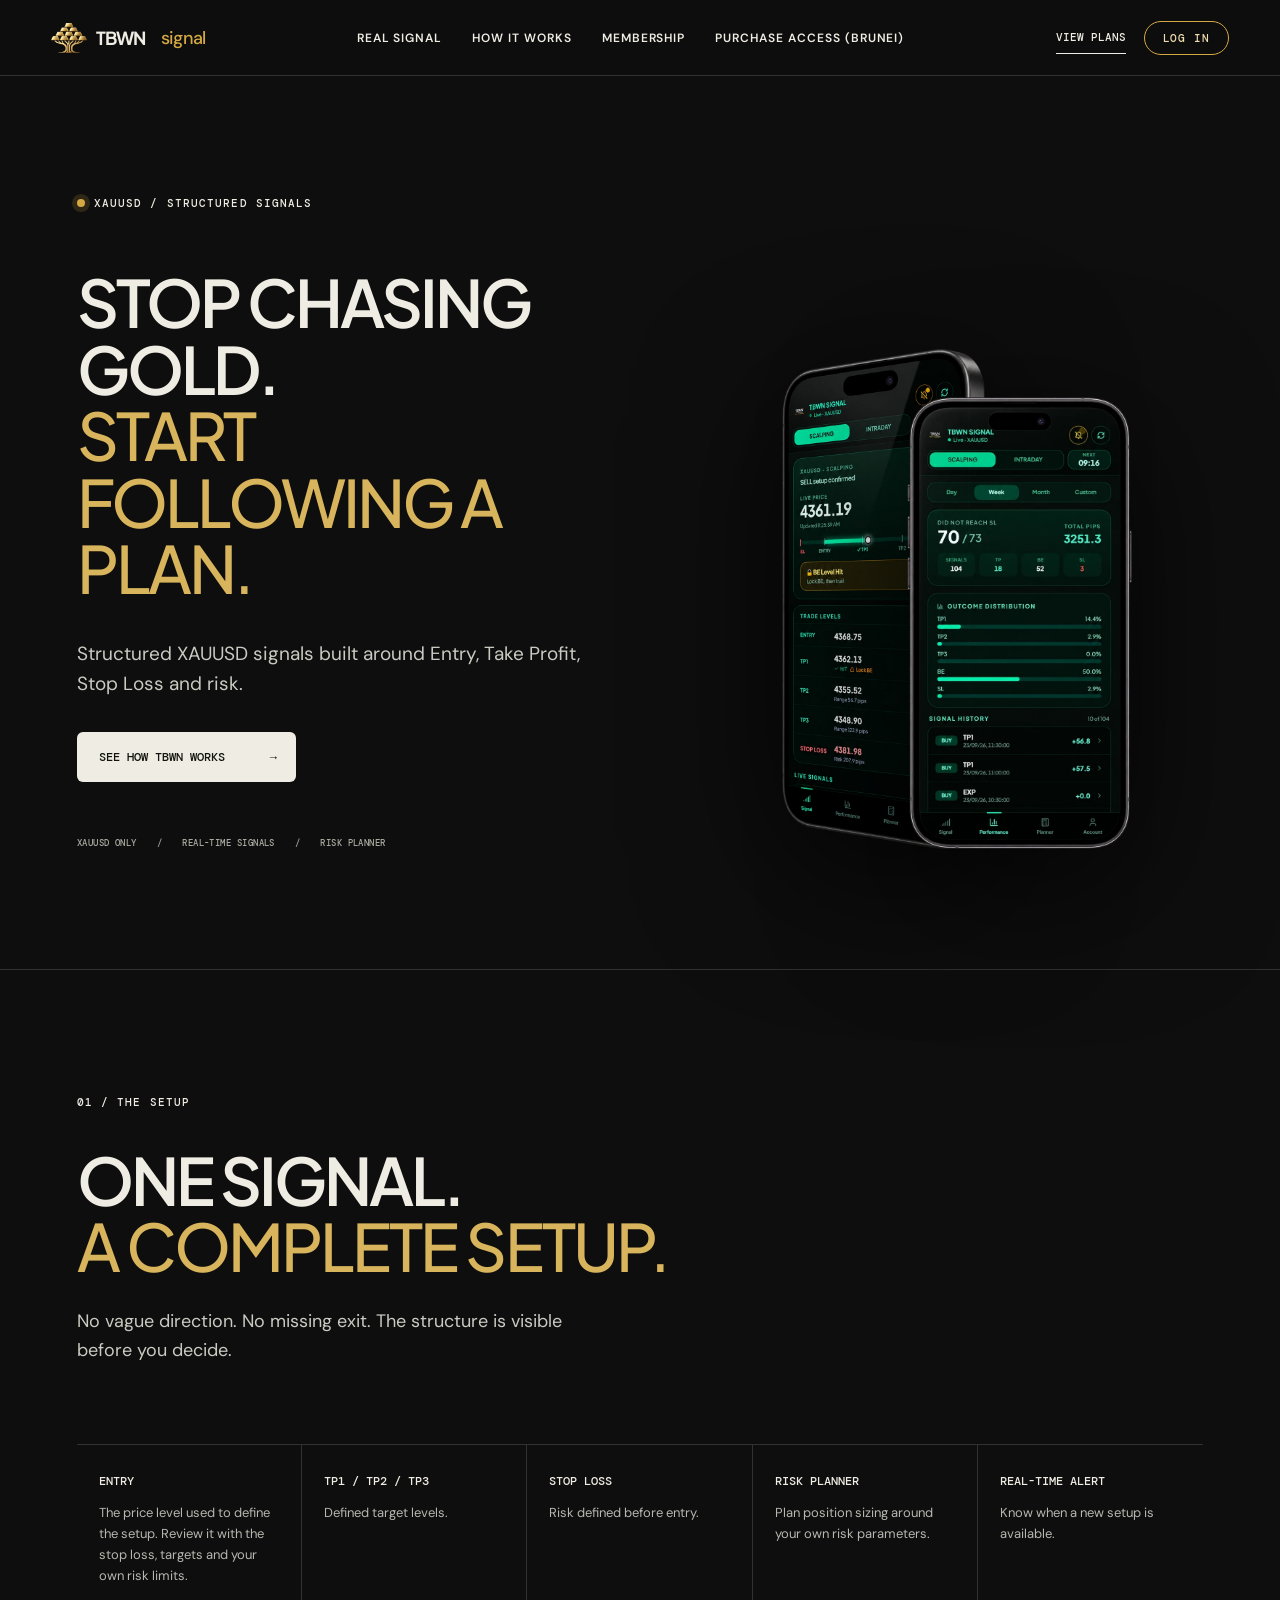
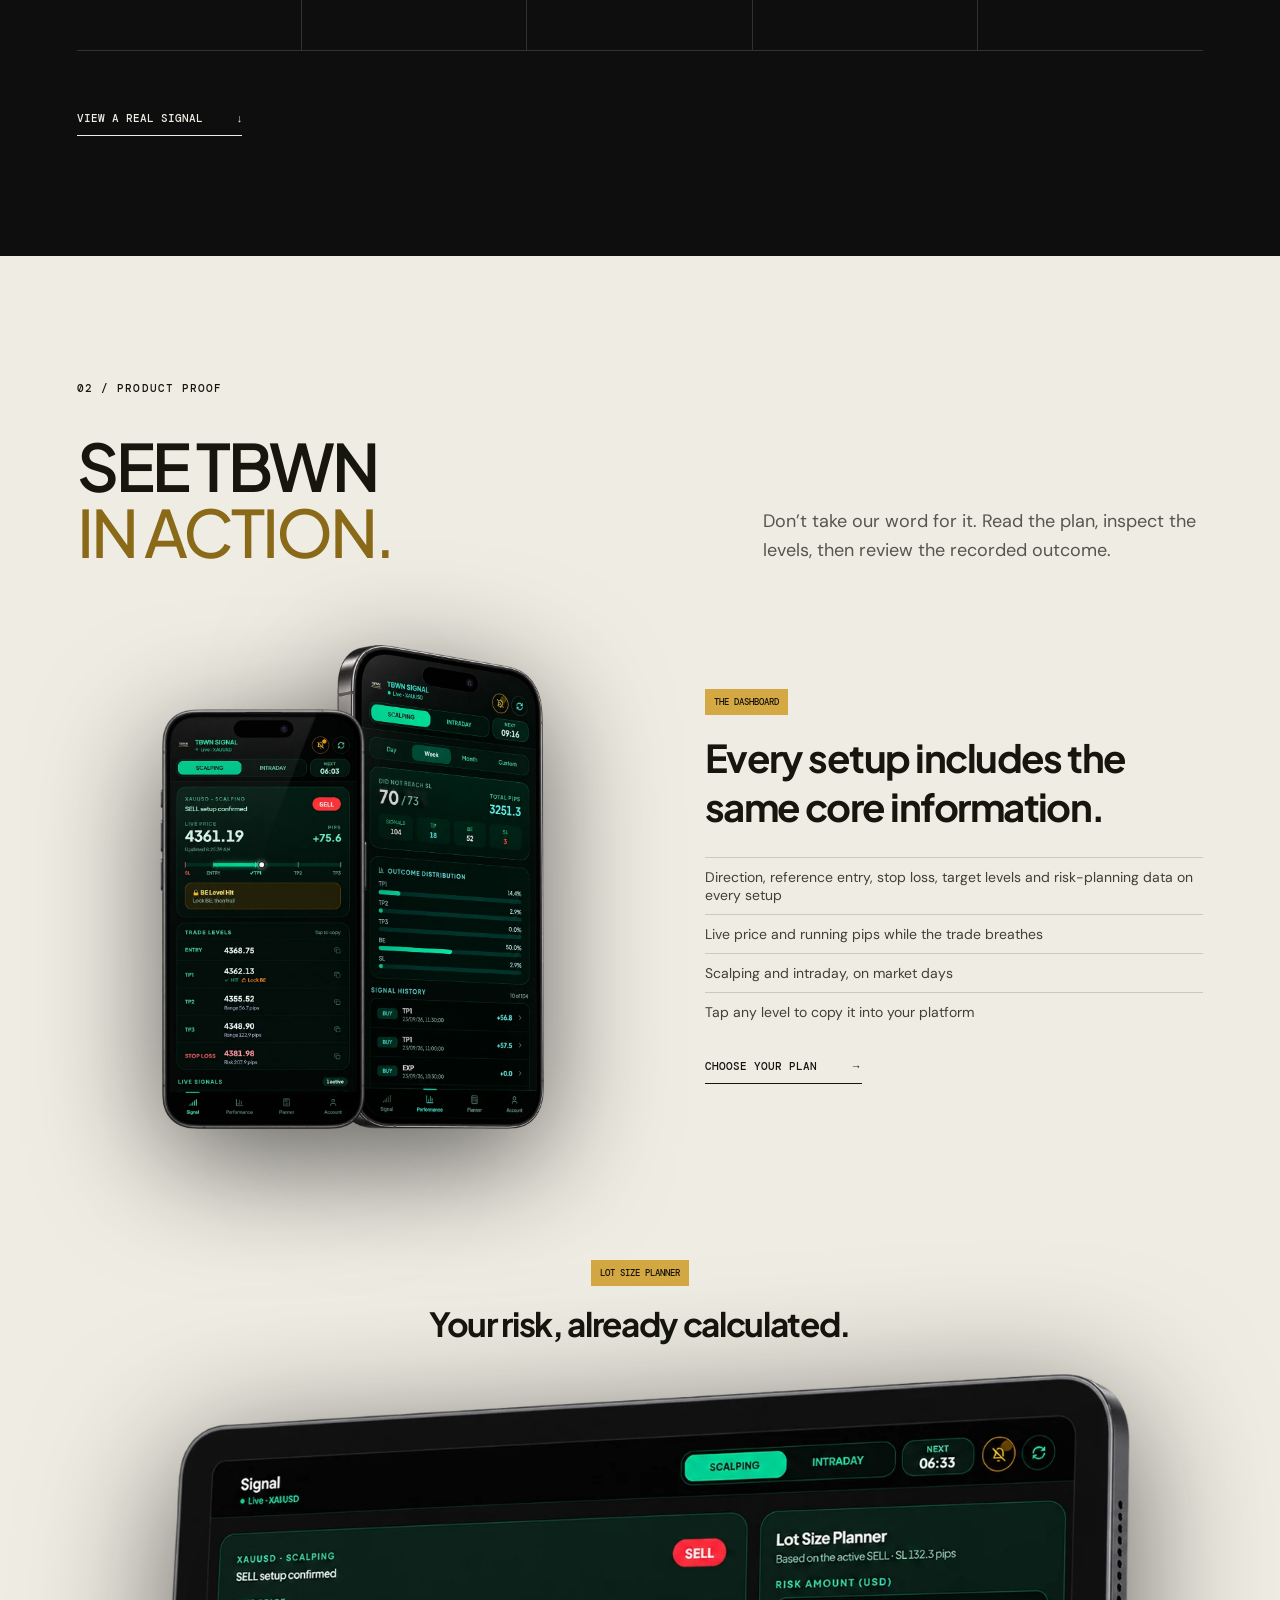
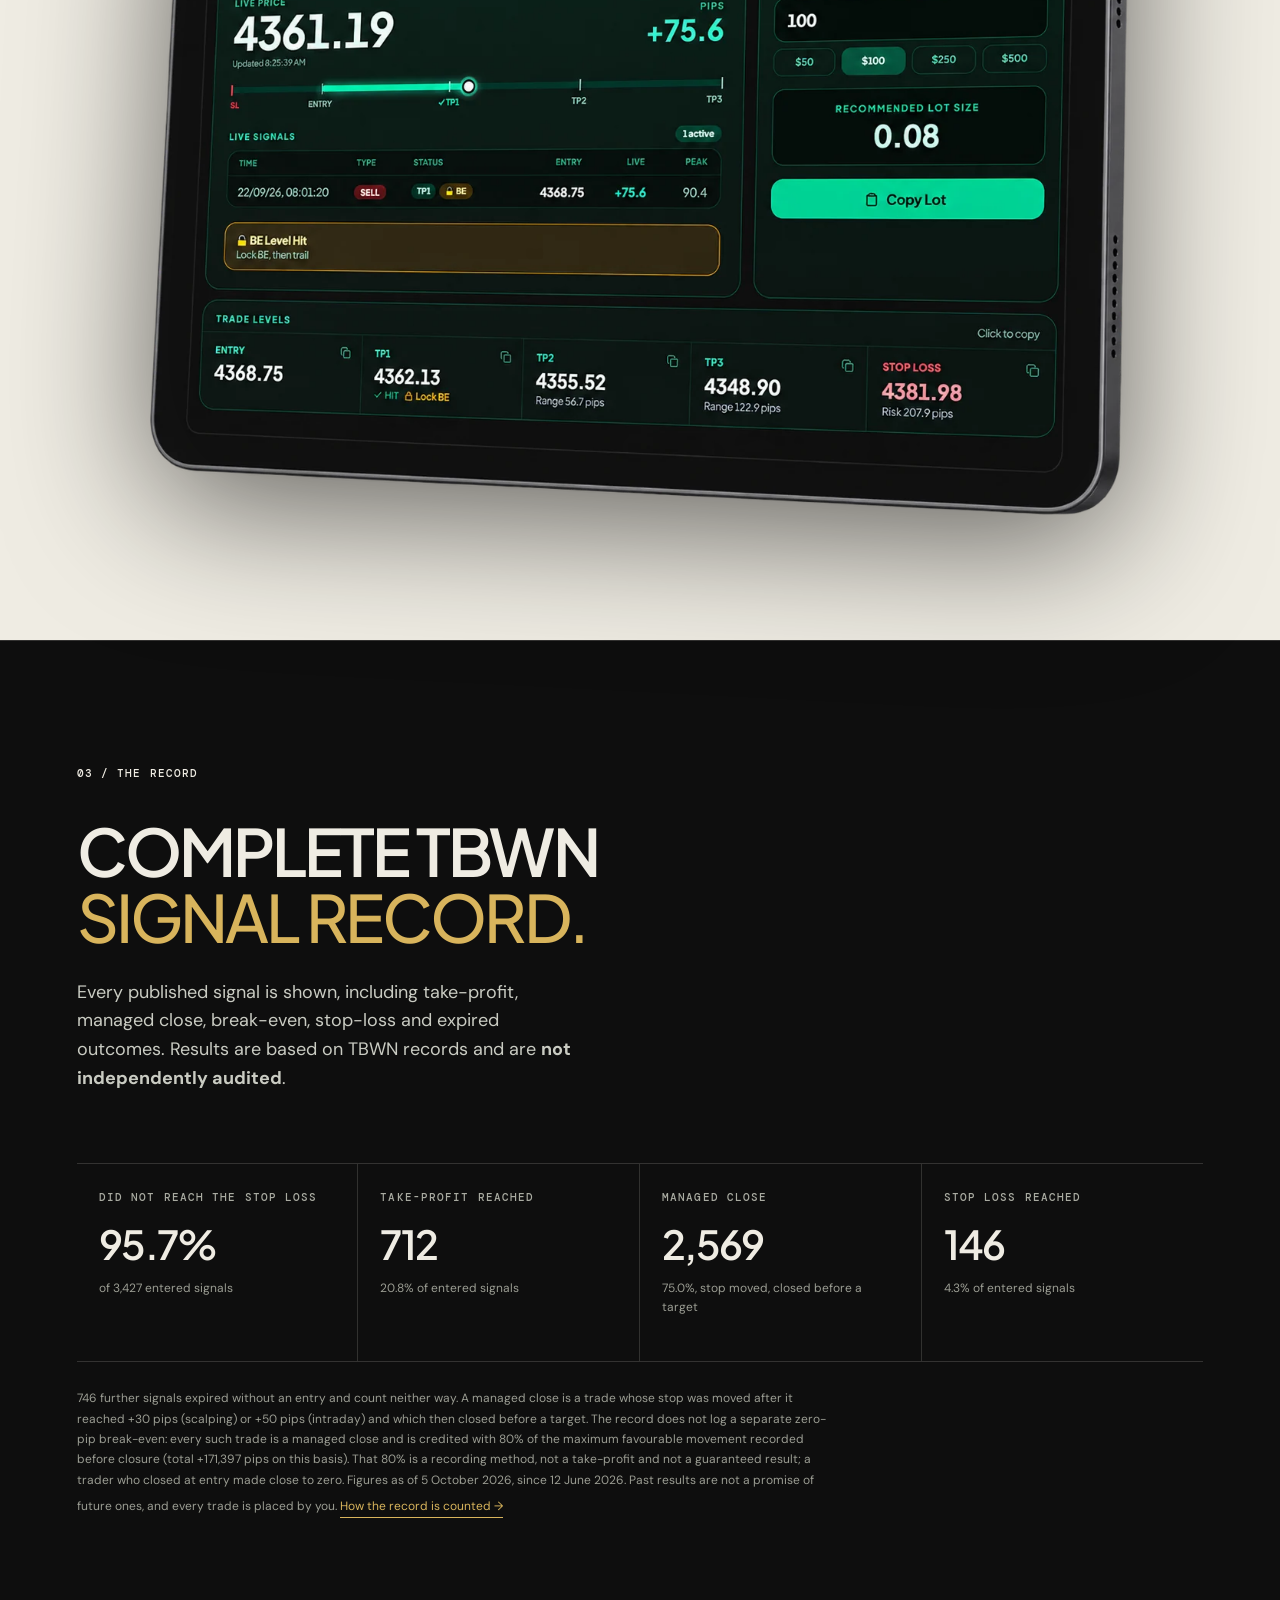
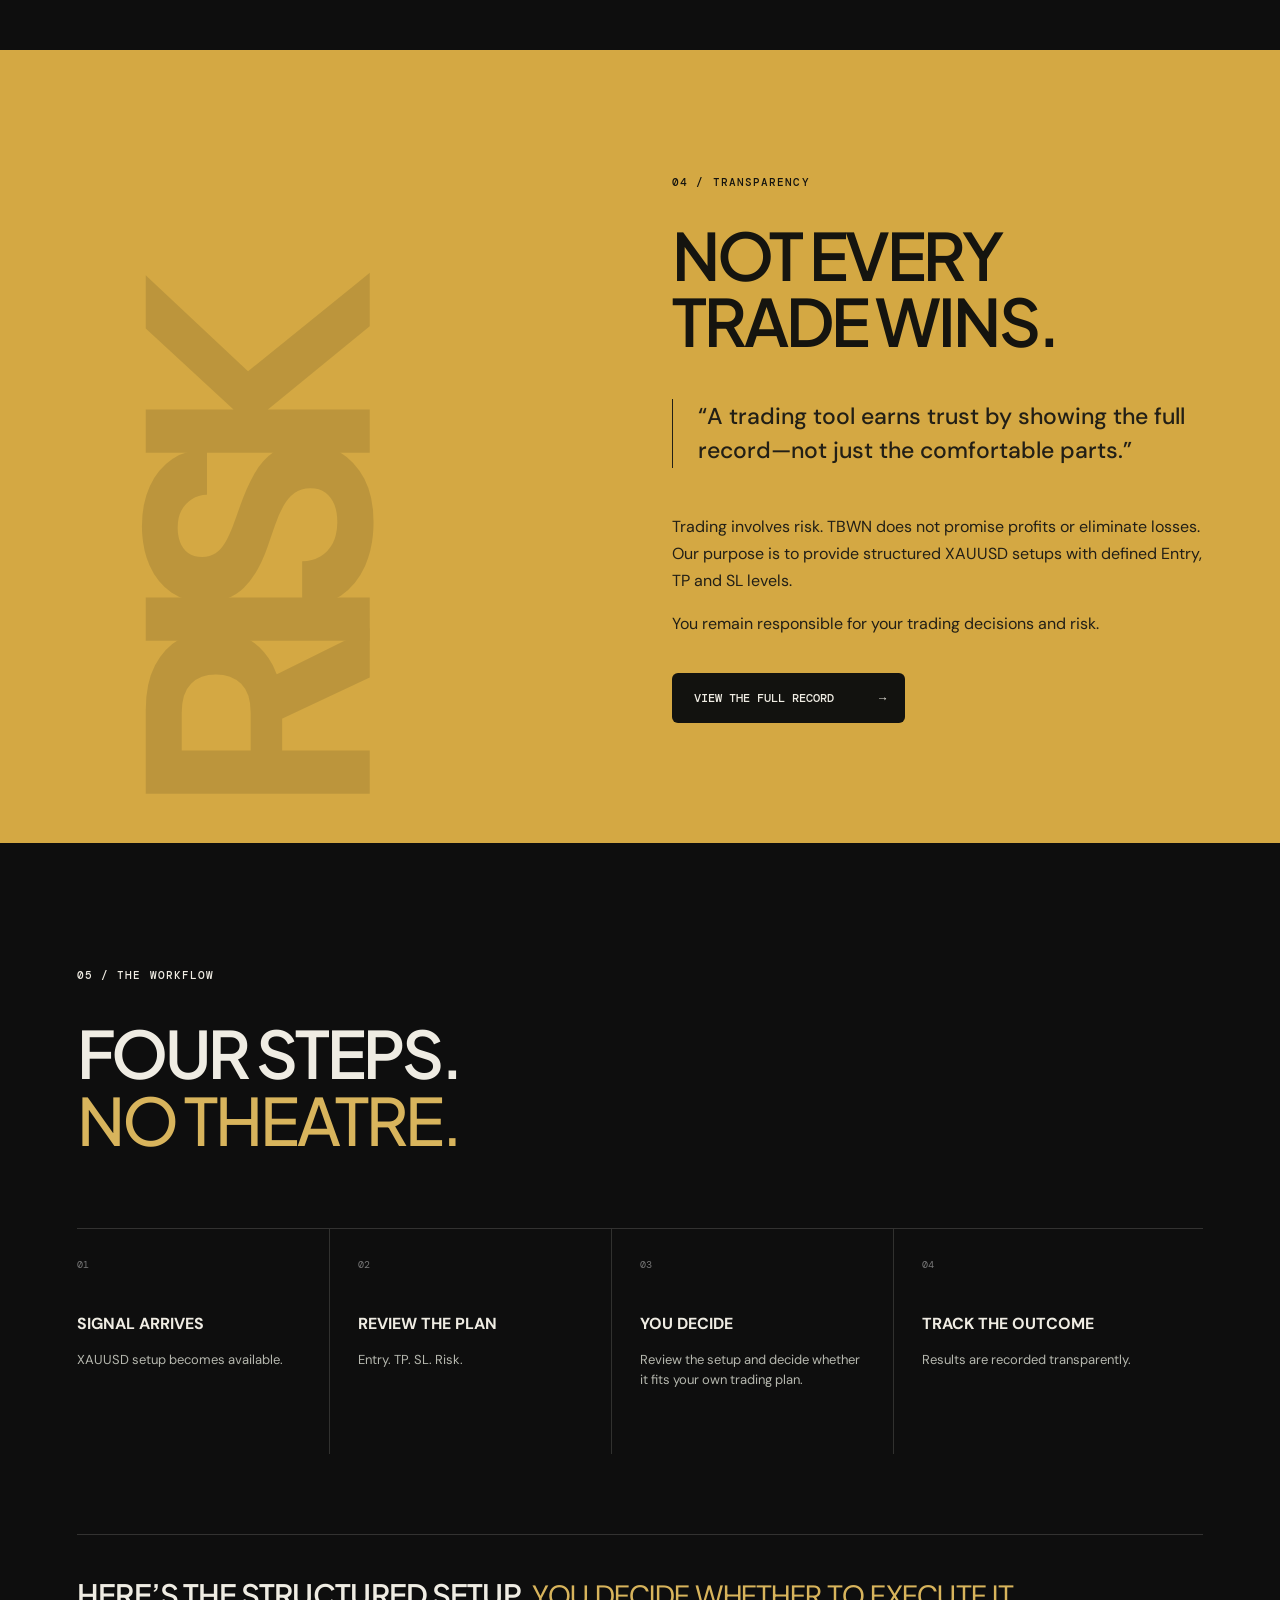
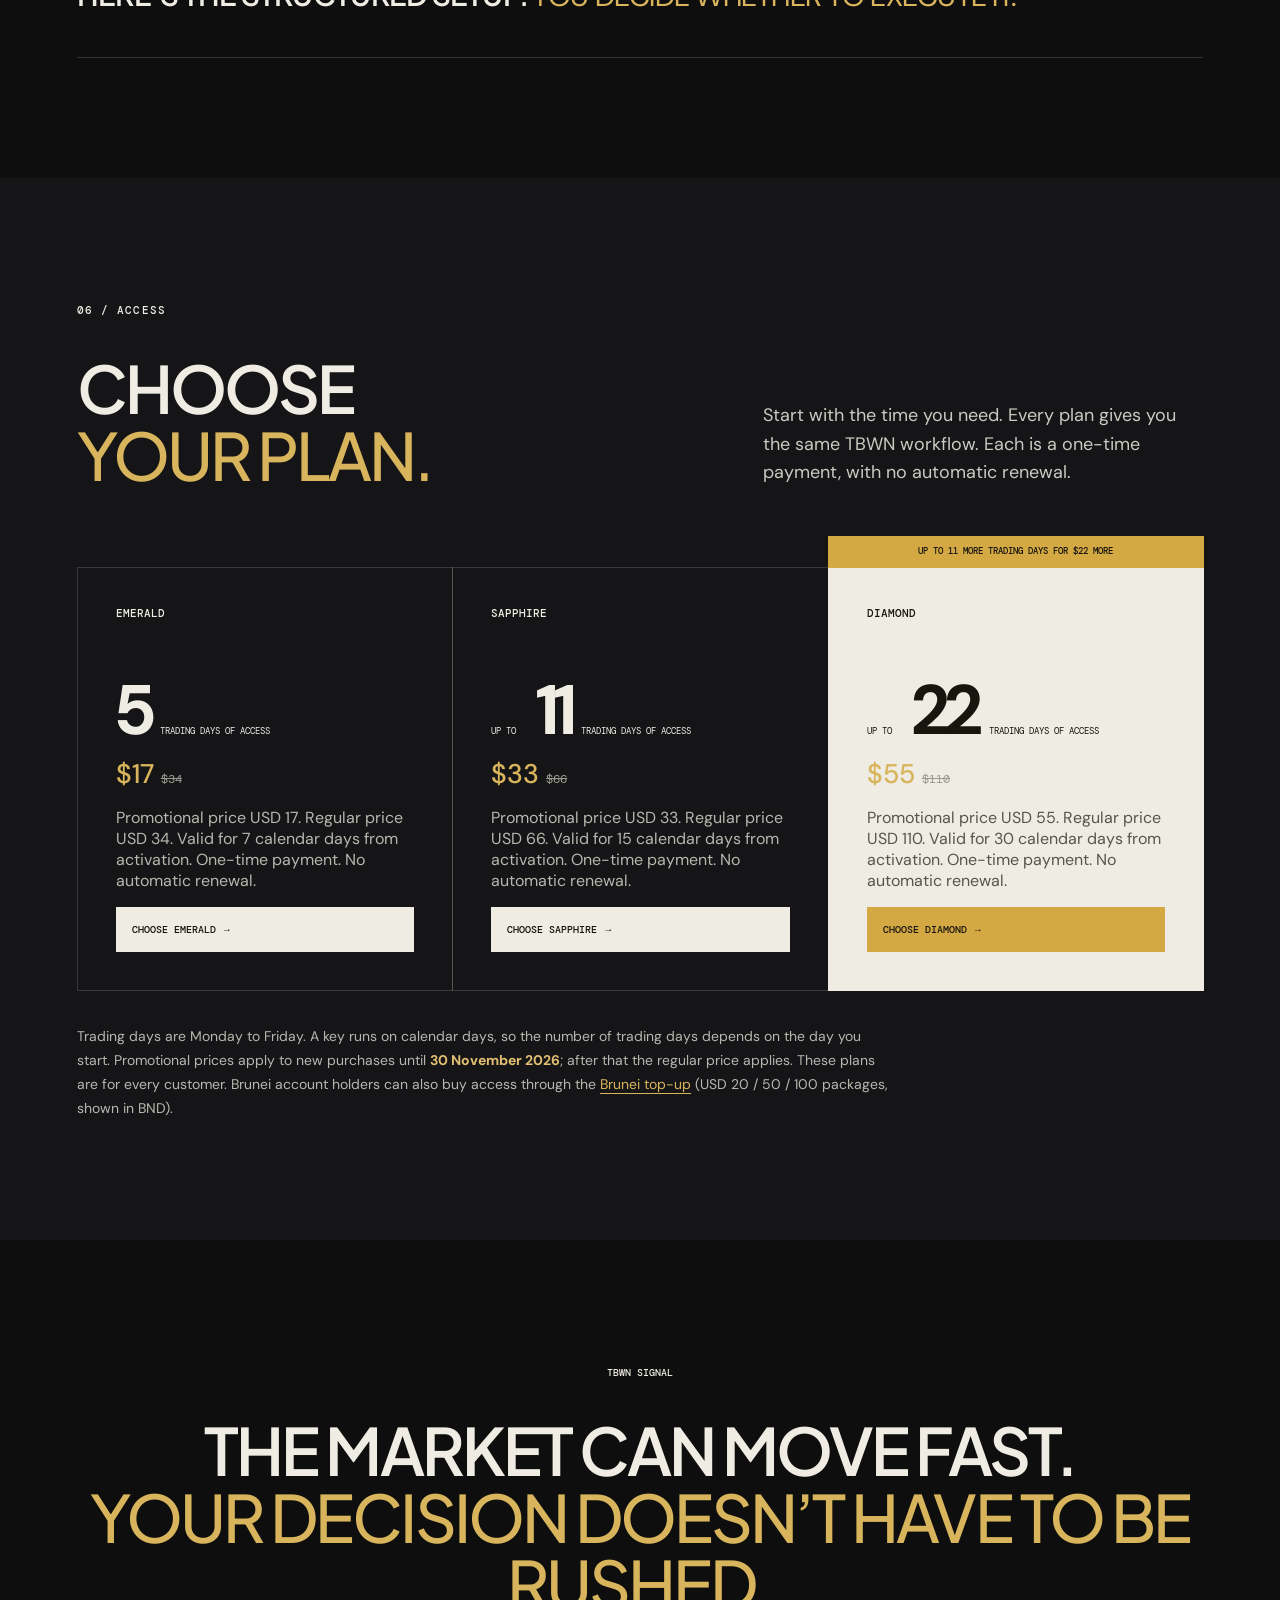
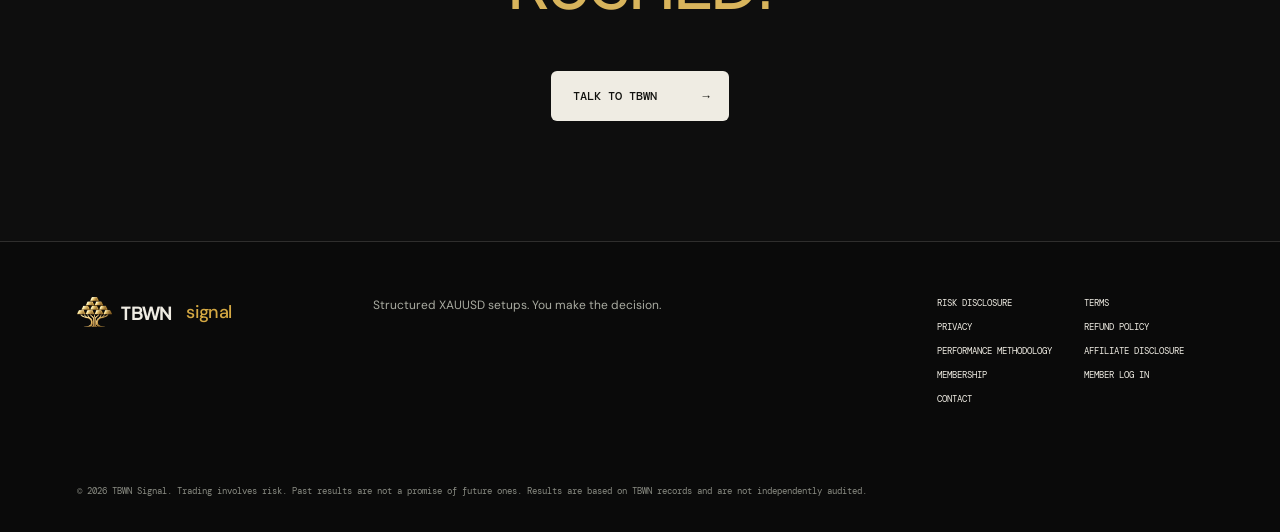
<file: index.html>
<!doctype html>
<html lang="en">
<head>
  <meta charset="utf-8">
  <meta name="viewport" content="width=device-width, initial-scale=1">
  <meta name="description" content="TBWN provides structured XAUUSD signal setups with Entry, Take Profit, Stop Loss and risk planning.">
  <title>TBWN Signal — Stop Chasing Gold. Start Following a Plan.</title>
  <link rel="icon" href="/favicon.ico" sizes="any">
  <link rel="icon" href="/favicon-32x32.png" sizes="32x32" type="image/png">
  <link rel="icon" href="/favicon-16x16.png" sizes="16x16" type="image/png">
  <link rel="icon" href="/brand-tab-192.png" sizes="192x192" type="image/png">
  <link rel="apple-touch-icon" href="/apple-touch-icon.png">
  <link rel="manifest" href="/manifest.webmanifest">
  <meta name="theme-color" content="#0f0f0f">
<link rel="preconnect" href="https://fonts.googleapis.com">
  <link rel="preconnect" href="https://fonts.gstatic.com" crossorigin>
  <link rel="stylesheet" href="https://fonts.googleapis.com/css2?family=DM+Mono:wght@400;500&family=DM+Sans:wght@400;500&family=Newsreader:ital@0;1&family=Plus+Jakarta+Sans:wght@500;600;700&display=swap">
  <link rel="stylesheet" href="assets/site.css">
</head>
<body>
  <header class="site-header">
    <a class="brand" href="#top" aria-label="TBWN home"><img src="assets/tbwn-logo-nav.png" alt=""> TBWN<span>signal</span></a>
    <nav aria-label="Main navigation">
      <a href="#signal">Real signal</a><a href="#process">How it works</a><a href="membership/">Membership</a><a href="topup/">Purchase access (Brunei)</a>
    </nav>
    <div class="nav-actions">
      <a class="nav-cta" href="#plans">View plans</a>
      <a class="nav-login" href="access/">Log in</a>
    </div>
  </header>

  <main id="top">
    <section class="hero section-pad" data-route="main">
      <div class="eyebrow"><i></i> XAUUSD / STRUCTURED SIGNALS</div>
      <div class="hero-grid">
        <div class="hero-copy">
          <h1>STOP CHASING GOLD.<br><em>START FOLLOWING A PLAN.</em></h1>
          <p>Structured XAUUSD signals built around Entry, Take Profit, Stop Loss and risk.</p>
          <a class="button" href="#process">See how TBWN works <span>→</span></a>
          <div class="micro-strip"><span>XAUUSD ONLY</span><span>REAL-TIME SIGNALS</span><span>RISK PLANNER</span></div>
        </div>
        <div class="hero-shots" aria-label="TBWN dashboard on a phone">
          <img class="b" src="assets/phone-signal-angle.webp" alt="TBWN signal screen: entry, stop loss and three take-profits">
          <img class="a" src="assets/phone-performance.webp" alt="TBWN performance screen: win rate, total pips and the outcome split">
        </div>
      </div>
    </section>

    <section class="receive section-pad">
      <div class="section-intro"><span>01 / THE SETUP</span><h2>ONE SIGNAL.<br><em>A COMPLETE SETUP.</em></h2><p>No vague direction. No missing exit. The structure is visible before you decide.</p></div>
      <div class="receive-grid">
        <article><b>ENTRY</b><p>The price level used to define the setup. Review it with the stop loss, targets and your own risk limits.</p></article>
        <article><b>TP1 / TP2 / TP3</b><p>Defined target levels.</p></article>
        <article><b>STOP LOSS</b><p>Risk defined before entry.</p></article>
        <article><b>RISK PLANNER</b><p>Plan position sizing around your own risk parameters.</p></article>
        <article><b>REAL-TIME ALERT</b><p>Know when a new setup is available.</p></article>
      </div>
      <a class="text-link" href="#signal">View a real signal <span>↓</span></a>
    </section>

    <section id="signal" class="proof section-pad" data-route="signal">
      <div class="section-intro horizontal"><div><span>02 / PRODUCT PROOF</span><h2>SEE TBWN<br><em>IN ACTION.</em></h2></div><p>Don’t take our word for it. Read the plan, inspect the levels, then review the recorded outcome.</p></div>
      <div class="shots">
        <div class="shots-phones">
          <img class="a" src="assets/phone-signal-front.webp" alt="TBWN signal screen: entry, stop loss and three take-profits">
          <img class="b" src="assets/phone-performance-angle.webp" alt="TBWN performance screen: win rate, total pips and the outcome split">
        </div>
        <div class="shots-copy">
          <span class="demo-badge">THE DASHBOARD</span>
          <h3>Every setup includes the same core information.</h3>
          <ul>
            <li>Direction, reference entry, stop loss, target levels and risk-planning data on every setup</li>
            <li>Live price and running pips while the trade breathes</li>
            <li>Scalping and intraday, on market days</li>
            <li>Tap any level to copy it into your platform</li>
          </ul>
          <a class="text-link" href="#plans" style="margin-top:28px">Choose your plan <span>→</span></a>
        </div>
      </div>

      <div class="tablet-shot">
        <span class="demo-badge">LOT SIZE PLANNER</span>
        <h3 style="font-family:'Plus Jakarta Sans',sans-serif;font-size:clamp(26px,2.6vw,38px);letter-spacing:-.04em;margin:16px 0 30px">Your risk, already calculated.</h3>
        <img src="assets/tablet-planner.webp" alt="TBWN dashboard on a tablet: live signal beside the lot size planner">
      </div>
    </section>

    <section id="record" class="receive section-pad">
      <div class="section-intro"><span>03 / THE RECORD</span><h2>COMPLETE TBWN<br><em>SIGNAL RECORD.</em></h2><p>Every published signal is shown, including take-profit, managed close, break-even, stop-loss and expired outcomes. Results are based on TBWN records and are <b>not independently audited</b>.</p></div>
      <div class="record-grid">
        <article><b>DID NOT REACH THE STOP LOSS</b><strong>95.7%</strong><small>of 3,427 entered signals</small></article>
        <article><b>TAKE-PROFIT REACHED</b><strong>712</strong><small>20.8% of entered signals</small></article>
        <article><b>MANAGED CLOSE</b><strong>2,569</strong><small>75.0%, stop moved, closed before a target</small></article>
        <article><b>STOP LOSS REACHED</b><strong>146</strong><small>4.3% of entered signals</small></article>
      </div>
      <p class="record-note">746 further signals expired without an entry and count neither way. A managed close is a trade whose stop was moved after it reached +30 pips (scalping) or +50 pips (intraday) and which then closed before a target. The record does not log a separate zero-pip break-even: every such trade is a managed close and is credited with 80% of the maximum favourable movement recorded before closure (total +171,397 pips on this basis). That 80% is a recording method, not a take-profit and not a guaranteed result; a trader who closed at entry made close to zero. Figures as of 5 October 2026, since 12 June 2026. Past results are not a promise of future ones, and every trade is placed by you. <a href="methodology/" style="border-bottom:1px solid;color:#d8b45c">How the record is counted &rarr;</a></p>
    </section>

    <section id="transparency" class="transparency section-pad">
      <div class="risk-word">RISK</div>
      <div class="transparency-copy"><span>04 / TRANSPARENCY</span><h2>NOT EVERY<br>TRADE WINS.</h2><blockquote>“A trading tool earns trust by showing the full record—not just the comfortable parts.”</blockquote><p>Trading involves risk. TBWN does not promise profits or eliminate losses. Our purpose is to provide structured XAUUSD setups with defined Entry, TP and SL levels.</p><p>You remain responsible for your trading decisions and risk.</p><a class="button light" href="#record">View the full record <span>→</span></a></div>
    </section>

    <section id="process" class="process section-pad" data-route="how">
      <div class="section-intro"><span>05 / THE WORKFLOW</span><h2>FOUR STEPS.<br><em>NO THEATRE.</em></h2></div>
      <div class="steps">
        <article><i>01</i><h3>SIGNAL ARRIVES</h3><p>XAUUSD setup becomes available.</p></article>
        <article><i>02</i><h3>REVIEW THE PLAN</h3><p>Entry. TP. SL. Risk.</p></article>
        <article><i>03</i><h3>YOU DECIDE</h3><p>Review the setup and decide whether it fits your own trading plan.</p></article>
        <article><i>04</i><h3>TRACK THE OUTCOME</h3><p>Results are recorded transparently.</p></article>
      </div>
      <div class="manifesto">HERE’S THE STRUCTURED SETUP. <em>YOU DECIDE WHETHER TO EXECUTE IT.</em></div>
    </section>

    <section id="plans" class="pricing section-pad">
      <div class="section-intro horizontal"><div><span>06 / ACCESS</span><h2>CHOOSE<br><em>YOUR PLAN.</em></h2></div><p>Start with the time you need. Every plan gives you the same TBWN workflow. Each is a one-time payment, with no automatic renewal.</p></div>
      <div class="plans">
        <article><span>EMERALD</span><h3>5 <small>TRADING DAYS OF ACCESS</small></h3><strong>$17 <small style="font:400 12px DM Mono,monospace;color:#9b9d93;text-decoration:line-through">$34</small></strong><p>Promotional price USD 17. Regular price USD 34. Valid for 7 calendar days from activation. One-time payment. No automatic renewal.</p><a href="r/?plan=emerald">Choose Emerald →</a></article>
        <article><span>SAPPHIRE</span><h3><small class="upto">UP TO</small> 11 <small>TRADING DAYS OF ACCESS</small></h3><strong>$33 <small style="font:400 12px DM Mono,monospace;color:#9b9d93;text-decoration:line-through">$66</small></strong><p>Promotional price USD 33. Regular price USD 66. Valid for 15 calendar days from activation. One-time payment. No automatic renewal.</p><a href="r/?plan=sapphire">Choose Sapphire →</a></article>
        <article class="featured"><div class="value-callout">UP TO 11 MORE TRADING DAYS FOR $22 MORE</div><span>DIAMOND</span><h3><small class="upto">UP TO</small> 22 <small>TRADING DAYS OF ACCESS</small></h3><strong>$55 <small style="font:400 12px DM Mono,monospace;color:#9a9a92;text-decoration:line-through">$110</small></strong><p>Promotional price USD 55. Regular price USD 110. Valid for 30 calendar days from activation. One-time payment. No automatic renewal.</p><a href="r/?plan=diamond">Choose Diamond →</a></article>
      </div>
      <p class="note-line">Trading days are Monday to Friday. A key runs on calendar days, so the number of trading days depends on the day you start. Promotional prices apply to new purchases until <b style="color:#e2bf72">30 November 2026</b>; after that the regular price applies. These plans are for every customer. Brunei account holders can also buy access through the <a href="topup/" style="border-bottom:1px solid;color:#d8b45c">Brunei top-up</a> (USD 20 / 50 / 100 packages, shown in BND).</p>
    </section>

    <section id="contact" class="closing section-pad"><span>TBWN SIGNAL</span><h2>THE MARKET CAN MOVE FAST.<br><em>YOUR DECISION DOESN’T HAVE TO BE RUSHED.</em></h2><a class="button" href="mailto:support@tbwnsignal.my">Talk to TBWN <span>→</span></a></section>
  </main>
  <footer><a class="brand" href="#top"><img src="assets/tbwn-logo-nav.png" alt=""> TBWN<span>signal</span></a><p>Structured XAUUSD setups. You make the decision.</p><div><a href="risk/">Risk disclosure</a><a href="terms/">Terms</a><a href="privacy/">Privacy</a><a href="refund/">Refund policy</a><a href="methodology/">Performance methodology</a><a href="affiliate/">Affiliate disclosure</a><a href="membership/">Membership</a><a href="access/">Member log in</a><a href="mailto:support@tbwnsignal.my">Contact</a></div><small>© 2026 TBWN Signal. Trading involves risk. Past results are not a promise of future ones. Results are based on TBWN records and are not independently audited.</small></footer>
  <script>
const route = new URLSearchParams(location.search).get('from');
const targets = { wouldyouenter: '#signal', indicator: '#process', proof: '#signal', planfirst: '#process' };
if (targets[route]) requestAnimationFrame(() => document.querySelector(targets[route])?.scrollIntoView());

const reveal = new IntersectionObserver((entries) => {
  entries.forEach((entry) => {
    if (entry.isIntersecting) { entry.target.classList.add('seen'); reveal.unobserve(entry.target); }
  });
}, { threshold: .12 });
document.querySelectorAll('section').forEach((section) => reveal.observe(section));

  </script>
</body>
</html>
</file>
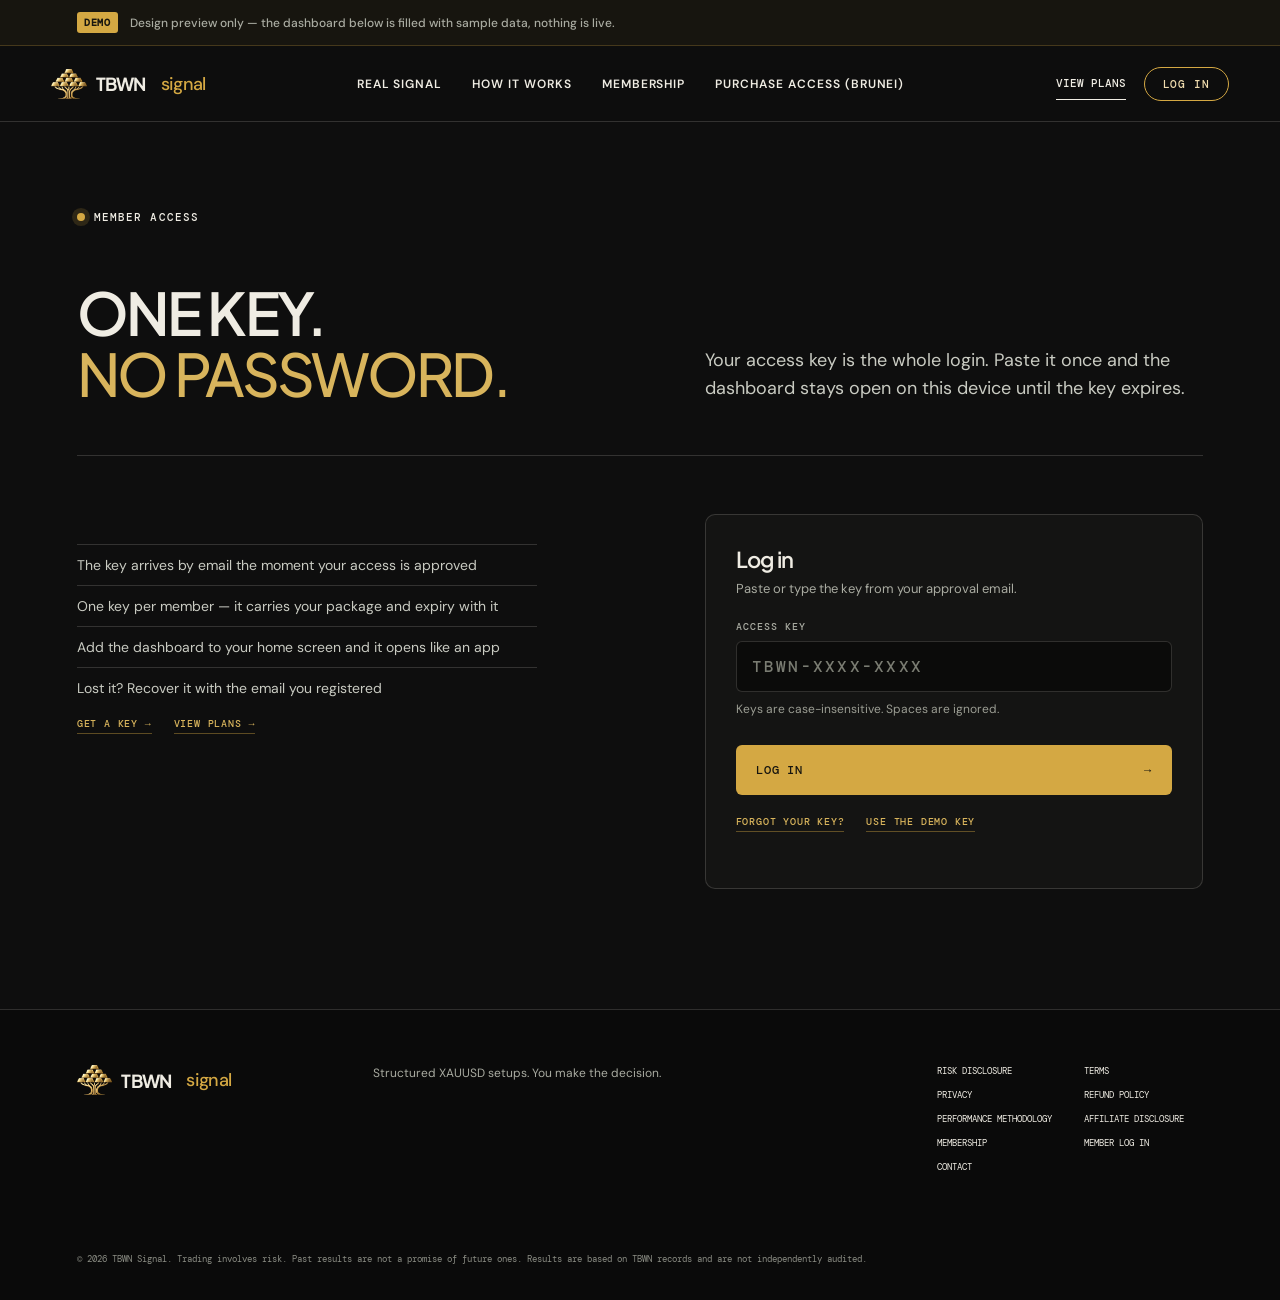
<file: access/index.html>
<!doctype html>
<html lang="en">
<head>
  <meta charset="utf-8">
  <meta name="viewport" content="width=device-width, initial-scale=1">
  <meta name="robots" content="noindex">
  <meta name="description" content="Member access to the TBWN Signal dashboard — one key, no password.">
  <title>Member Access — TBWN Signal</title>
  <link rel="icon" href="/favicon.ico" sizes="any">
  <link rel="icon" href="/favicon-32x32.png" sizes="32x32" type="image/png">
  <link rel="icon" href="/favicon-16x16.png" sizes="16x16" type="image/png">
  <link rel="icon" href="/brand-tab-192.png" sizes="192x192" type="image/png">
  <link rel="apple-touch-icon" href="/apple-touch-icon.png">
  <link rel="manifest" href="/manifest.webmanifest">
  <meta name="theme-color" content="#0f0f0f">
  <link rel="preconnect" href="https://fonts.googleapis.com">
  <link rel="preconnect" href="https://fonts.gstatic.com" crossorigin>
  <link rel="stylesheet" href="https://fonts.googleapis.com/css2?family=DM+Mono:wght@400;500&family=DM+Sans:wght@400;500&family=Newsreader:ital@0;1&family=Plus+Jakarta+Sans:wght@500;600;700&display=swap">
  <link rel="stylesheet" href="../assets/site.css">
<style>
/* ── the member console ─────────────────────────────────────────────────────
   Gold stays the chrome accent, exactly as on the landing. Inside the console
   colour carries meaning instead: emerald = live / target reached, red = stop,
   so a member reads outcome before they read words. */
:root{--live:#3ddc97;--stop:#e0644f}
.gate{display:grid;grid-template-columns:1.05fr .95fr;gap:6vw;align-items:start;margin-top:58px}
.gate-copy ul{list-style:none;padding:0;margin:30px 0 0;display:grid;gap:11px;max-width:460px}
.gate-copy li{border-top:1px solid var(--line);padding-top:11px;font-size:14px;color:#c9cbc2}
.console{margin-top:16px;border:1px solid var(--line);border-radius:12px;overflow:hidden;background:#0c0c0b}
.console-top{display:flex;align-items:center;justify-content:space-between;gap:18px;padding:16px 20px;border-bottom:1px solid var(--line);font:400 10px DM Mono,monospace;color:#9b9d93}
.console-top b{display:flex;align-items:center;gap:9px;font:600 13px 'Plus Jakarta Sans',sans-serif;letter-spacing:-.02em;color:#efece3}
.console-top b i{width:7px;height:7px;border-radius:50%;background:var(--live);box-shadow:0 0 0 4px rgba(61,220,151,.16)}
.tabs{display:flex;gap:8px;padding:14px 20px;border-bottom:1px solid var(--line);overflow-x:auto}
.tabs button{white-space:nowrap;background:transparent;border:1px solid var(--line);border-radius:999px;padding:9px 17px;font:500 10px DM Mono,monospace;letter-spacing:.08em;text-transform:uppercase;color:#a9aba1;cursor:pointer}
.tabs button[aria-selected=true]{background:#d4a843;border-color:#d4a843;color:#17150f}
.panel{display:none;padding:30px 24px 36px}
.panel.open{display:block}
.panel-head{display:flex;align-items:flex-end;justify-content:space-between;gap:20px;flex-wrap:wrap}
.panel-head span{font:500 10px DM Mono,monospace;letter-spacing:.1em;color:#a9aba1}
.panel-head h2{font-family:'Plus Jakarta Sans',sans-serif;font-size:26px;letter-spacing:-.035em;font-weight:600;margin:10px 0 0}
.pill-sell{background:rgba(224,100,79,.14);border:1px solid rgba(224,100,79,.5);color:var(--stop);border-radius:999px;padding:7px 15px;font:500 10px DM Mono,monospace;letter-spacing:.1em}
.price-row{display:flex;align-items:flex-end;justify-content:space-between;gap:24px;flex-wrap:wrap;margin-top:28px;padding-bottom:24px;border-bottom:1px solid var(--line)}
.price-row b{display:block;font:500 10px DM Mono,monospace;letter-spacing:.1em;color:#a9aba1}
.price-row strong{display:block;margin-top:12px;font-family:'Plus Jakarta Sans',sans-serif;font-size:clamp(40px,5vw,60px);font-weight:600;letter-spacing:-.045em}
.price-row .pips strong{color:var(--live);text-align:right}
.rail{margin-top:30px}
.rail-track{position:relative;height:3px;background:#24241f;border-radius:3px}
.rail-fill{position:absolute;inset:0 62% 0 0;background:var(--live);border-radius:3px}
.rail-track i{position:absolute;top:50%;width:2px;height:11px;background:#3a3a33;transform:translate(-50%,-50%)}
.rail-track i.now{width:13px;height:13px;border-radius:50%;background:#efece3;box-shadow:0 0 0 4px rgba(239,236,227,.12)}
.rail-track i.hit{background:var(--live)}
.rail-track i.stop{background:var(--stop)}
.rail-labels{position:relative;height:14px;margin-top:14px;font:400 9px DM Mono,monospace;color:#9b9d93}
.rail-labels span{position:absolute;transform:translateX(-50%);white-space:nowrap}
.rail-labels span:first-child{transform:none}
.rail-labels span:last-child{transform:translateX(-100%)}
.rail-labels span.hit{color:var(--live)}
.rail-labels span.stop{color:var(--stop)}
.be-note{display:flex;align-items:center;gap:11px;margin-top:26px;border:1px solid rgba(212,168,67,.4);background:rgba(212,168,67,.08);border-radius:8px;padding:14px 16px}
.be-note b{font:500 11px DM Mono,monospace;letter-spacing:.08em;color:#e2bf72}
.be-note small{color:#a9aba1;font-size:12px}
.levels{margin:30px 0 0}
.levels div{display:flex;justify-content:space-between;align-items:baseline;gap:18px;padding:15px 0;border-bottom:1px solid var(--line)}
.levels dt{font:500 10px DM Mono,monospace;letter-spacing:.1em;color:#a9aba1}
.levels dd{margin:0;text-align:right;font-family:'Plus Jakarta Sans',sans-serif;font-size:21px;font-weight:600;letter-spacing:-.03em;font-variant-numeric:tabular-nums}
.levels dd small{display:block;margin-top:5px;font:400 10px DM Mono,monospace;letter-spacing:.04em;color:#9b9d93}
.levels dd.hit{color:var(--live)}
.levels dd.stop{color:var(--stop)}
.stat-grid{display:grid;grid-template-columns:1fr 1fr;border:1px solid var(--line);border-radius:10px;margin-top:26px;overflow:hidden}
.stat-grid article{padding:24px 22px;border-right:1px solid var(--line)}
.stat-grid article:last-child{border-right:0}
.stat-grid b{font:500 10px DM Mono,monospace;letter-spacing:.1em;color:#a9aba1}
.stat-grid strong{display:block;margin-top:12px;font-family:'Plus Jakarta Sans',sans-serif;font-size:clamp(34px,4vw,48px);font-weight:600;letter-spacing:-.045em}
.stat-grid strong.gold{color:#d8b45c}
.mini-grid{display:grid;grid-template-columns:repeat(4,1fr);border:1px solid var(--line);border-top:0;border-radius:0 0 10px 10px;margin-top:-10px;overflow:hidden}
.mini-grid article{padding:18px 20px;border-right:1px solid var(--line)}
.mini-grid article:last-child{border-right:0}
.mini-grid b{font:500 9px DM Mono,monospace;letter-spacing:.1em;color:#a9aba1}
.mini-grid strong{display:block;margin-top:8px;font-family:'Plus Jakarta Sans',sans-serif;font-size:24px;font-weight:600;letter-spacing:-.03em}
.mini-grid strong.live{color:var(--live)}
.mini-grid strong.stop{color:var(--stop)}
.bars{margin-top:34px}
.bars h3,.history h3{font:500 10px DM Mono,monospace;letter-spacing:.1em;color:#a9aba1;margin:0 0 18px;text-transform:uppercase}
.bar{margin-bottom:15px}
.bar-top{display:flex;justify-content:space-between;font:400 11px DM Mono,monospace;color:#c9cbc2}
.bar-track{margin-top:7px;height:4px;background:#1d1d19;border-radius:4px;overflow:hidden}
.bar-track span{display:block;height:100%;background:var(--live);border-radius:4px}
.bar-track span.stop{background:var(--stop)}
.history{margin-top:38px;border-top:1px solid var(--line);padding-top:26px}
.history>div{display:grid;grid-template-columns:64px 1fr auto;gap:18px;align-items:center;padding:13px 0;border-bottom:1px solid var(--line)}
.history i{font:500 9px DM Mono,monospace;letter-spacing:.08em;text-align:center;border:1px solid var(--line);border-radius:4px;padding:5px 0;color:#c9cbc2;font-style:normal}
.history b{font:600 14px 'Plus Jakarta Sans',sans-serif}
.history small{display:block;margin-top:3px;font:400 10px DM Mono,monospace;color:#9b9d93}
.history em{font-style:normal;font-family:'Plus Jakarta Sans',sans-serif;font-weight:600;font-size:16px;font-variant-numeric:tabular-nums;color:var(--live)}
.history em.flat{color:#9b9d93}
.planner{display:grid;grid-template-columns:.9fr 1.1fr;gap:5vw;margin-top:28px}
.planner-out{border:1px solid var(--line);border-radius:10px;padding:26px 24px;background:#0f0f0e;align-self:start}
.planner-out div{display:flex;justify-content:space-between;align-items:baseline;gap:16px;padding:14px 0;border-bottom:1px solid var(--line)}
.planner-out div:last-child{border-bottom:0}
.planner-out dt{font:500 10px DM Mono,monospace;letter-spacing:.1em;color:#a9aba1}
.planner-out dd{margin:0;font-family:'Plus Jakarta Sans',sans-serif;font-size:22px;font-weight:600;letter-spacing:-.03em;font-variant-numeric:tabular-nums}
.planner-out dd.gold{color:#d8b45c;font-size:32px}
.account-grid{display:grid;grid-template-columns:repeat(3,1fr);border:1px solid var(--line);border-radius:10px;overflow:hidden;margin-top:28px}
.account-grid article{padding:22px;border-right:1px solid var(--line)}
.account-grid article:last-child{border-right:0}
.account-grid b{font:500 10px DM Mono,monospace;letter-spacing:.1em;color:#a9aba1}
.account-grid strong{display:block;margin-top:12px;font-family:'Plus Jakarta Sans',sans-serif;font-size:22px;font-weight:600;letter-spacing:-.03em}
.key-row{display:flex;align-items:center;gap:14px;flex-wrap:wrap;margin-top:26px;border:1px solid var(--line);border-radius:10px;padding:18px 20px;background:#0f0f0e}
.key-row code{font:500 17px DM Mono,monospace;letter-spacing:.2em;color:#f0dcae}
.key-row button{margin-left:auto}
.switch-row{display:flex;align-items:center;justify-content:space-between;gap:20px;flex-wrap:wrap;margin-top:18px;border:1px solid var(--line);border-radius:10px;padding:18px 20px}
.switch-row p{margin:0;font-size:13px;color:#a9aba1;max-width:440px}
.switch{position:relative;width:52px;height:28px;border-radius:999px;background:#24241f;border:1px solid var(--line);cursor:pointer}
.switch:after{content:'';position:absolute;top:3px;left:3px;width:20px;height:20px;border-radius:50%;background:#9b9d93;transition:.18s}
.switch[aria-checked=true]{background:rgba(61,220,151,.2);border-color:rgba(61,220,151,.55)}
.switch[aria-checked=true]:after{left:27px;background:var(--live)}
@media(max-width:600px){
  /* all four tabs should fit without a sideways nudge */
  .console-top{flex-direction:column;align-items:flex-start;gap:8px}
  /* the tab row is the console's whole navigation — on a phone it scrolled
     away behind the header the moment you read the first panel */
  /* sticky needs a scrollport: the console's own overflow clip cancelled it */
  .console{overflow:visible}
  .tabs{gap:6px;padding:12px 14px;position:sticky;top:75px;z-index:10;background:#0c0c0b}
  .tabs button{padding:10px 12px;font-size:10px;letter-spacing:.05em}
  .panel{padding:22px 15px 28px}
  .panel-head h2{font-size:22px}
  .price-row strong{font-size:38px}
  .levels dd{font-size:19px}
  .history>div{grid-template-columns:52px 1fr auto;gap:12px}
  .history b{font-size:13px}
  .history em{font-size:15px}
  .planner-out{padding:22px 18px}
  .planner-out dd{font-size:19px}
  .planner-out dd.gold{font-size:27px}
  .key-row code{font-size:15px}
  .gate-copy li{font-size:13.5px}
  .console-top span,.panel-head span,.price-row b,.stat-grid b,.mini-grid b,
  .levels dt,.planner-out dt,.account-grid b,.bars h3,.history h3{font-size:11px}
  .rail-labels{font-size:10px}
  .bar-top{font-size:12px}
}
@media(max-width:900px){.gate,.planner{grid-template-columns:1fr;gap:34px}.stat-grid,.account-grid{grid-template-columns:1fr}.stat-grid article,.account-grid article{border-right:0;border-bottom:1px solid var(--line)}.mini-grid{grid-template-columns:1fr 1fr}.mini-grid article:nth-child(2){border-right:0}.panel{padding:24px 18px 30px}}
</style>
</head>
<body>
  <div class="demo-strip"><b>DEMO</b> <span>Design preview only — the dashboard below is filled with sample data, nothing is live.</span></div>
  <header class="site-header">
    <a class="brand" href="../" aria-label="TBWN home"><img src="../assets/tbwn-logo-nav.png" alt=""> TBWN<span>signal</span></a>
    <nav aria-label="Main navigation">
      <a href="../#signal">Real signal</a><a href="../#process">How it works</a><a href="../membership/">Membership</a><a href="../topup/">Purchase access (Brunei)</a>
    </nav>
    <div class="nav-actions">
      <a class="nav-cta" href="../#plans">View plans</a>
      <a class="nav-login" href="./">Log in</a>
    </div>
  </header>

  <main class="page">
    <!-- ── the gate ─────────────────────────────────────────────────────── -->
    <section id="gate">
      <div class="page-head">
        <div>
          <div class="eyebrow"><i></i> MEMBER ACCESS</div>
          <h1>ONE KEY.<br><em>NO PASSWORD.</em></h1>
        </div>
        <p>Your access key is the whole login. Paste it once and the dashboard stays open on this device until the key expires.</p>
      </div>

      <div class="gate">
        <div class="gate-copy">
          <ul>
            <li>The key arrives by email the moment your access is approved</li>
            <li>One key per member — it carries your package and expiry with it</li>
            <li>Add the dashboard to your home screen and it opens like an app</li>
            <li>Lost it? Recover it with the email you registered</li>
          </ul>
          <div class="inline-links">
            <a href="../membership/">Get a key →</a>
            <a href="../#plans">View plans →</a>
          </div>
        </div>

        <form class="card" id="login">
          <h2>Log in</h2>
          <p>Paste or type the key from your approval email.</p>
          <div class="field">
            <label for="key">Access key</label>
            <input class="mono" id="key" name="key" placeholder="TBWN-XXXX-XXXX" autocomplete="off" spellcheck="false">
            <small class="hint">Keys are case-insensitive. Spaces are ignored.</small>
          </div>
          <button class="btn-gold" type="submit">Log in <span>→</span></button>
          <div class="inline-links">
            <a href="#" id="forgot">Forgot your key?</a>
            <a href="#" id="usedemo">Use the demo key</a>
          </div>
          <p class="note" id="msg"></p>
        </form>
      </div>
    </section>

    <!-- ── the console ──────────────────────────────────────────────────── -->
    <section id="app" hidden>
      <div class="page-head">
        <div>
          <div class="eyebrow"><i></i> SIGNED IN — DIAMOND · 22 TRADING DAYS</div>
          <h1>XAUUSD,<br><em>ON THE RECORD.</em></h1>
        </div>
        <p>Everything a member sees after logging in: the live setup, the full performance record, the risk planner and the account itself.</p>
      </div>

      <div class="console">
        <div class="console-top">
          <b><i></i> TBWN SIGNAL · XAUUSD</b>
          <span>LAST SYNC 08:25:39 · NEXT SETUP 06:03</span>
        </div>
        <div class="tabs" role="tablist">
          <button role="tab" aria-selected="true" data-tab="signal">Signal</button>
          <button role="tab" aria-selected="false" data-tab="performance">Performance</button>
          <button role="tab" aria-selected="false" data-tab="planner">Planner</button>
          <button role="tab" aria-selected="false" data-tab="account">Account</button>
        </div>

        <!-- Signal -->
        <div class="panel open" data-panel="signal">
          <div class="panel-head">
            <div><span>XAUUSD · SCALPING</span><h2>Sell setup confirmed</h2></div>
            <span class="pill-sell">SELL</span>
          </div>
          <div class="price-row">
            <div><b>LIVE PRICE</b><strong>4361.19</strong></div>
            <div class="pips"><b>RUNNING PIPS</b><strong>+75.6</strong></div>
          </div>
          <div class="rail">
            <div class="rail-track">
              <div class="rail-fill"></div>
              <i class="stop" style="left:0"></i><i style="left:22%"></i><i class="hit" style="left:38%"></i>
              <i class="now" style="left:38%"></i><i style="left:68%"></i><i style="left:100%"></i>
            </div>
            <div class="rail-labels"><span class="stop" style="left:0">SL</span><span style="left:22%">ENTRY</span><span class="hit" style="left:38%">TP1 ✓</span><span style="left:68%">TP2</span><span style="left:100%">TP3</span></div>
          </div>
          <div class="be-note"><b>BE LEVEL HIT</b><small>Lock break-even, then trail.</small></div>
          <dl class="levels">
            <div><dt>ENTRY</dt><dd>4368.75</dd></div>
            <div><dt>TP1</dt><dd class="hit">4362.13<small>HIT · LOCK BE</small></dd></div>
            <div><dt>TP2</dt><dd>4355.52<small>RANGE 56.7 PIPS</small></dd></div>
            <div><dt>TP3</dt><dd>4348.90<small>RANGE 122.9 PIPS</small></dd></div>
            <div><dt>STOP LOSS</dt><dd class="stop">4381.98<small>RISK 207.9 PIPS</small></dd></div>
          </dl>
          <p class="note">Tap any level to copy it into your platform. One setup is active at a time — a new one replaces it and the old one moves into the record.</p>
        </div>

        <!-- Performance -->
        <div class="panel" data-panel="performance">
          <div class="panel-head">
            <div><span>THIS WEEK · 20–23 SEPTEMBER</span><h2>The record, counted the same way</h2></div>
            <span style="font:400 10px DM Mono,monospace;color:#9b9d93">DAY · WEEK · MONTH · CUSTOM</span>
          </div>
          <div class="stat-grid">
            <article><b>DID NOT REACH SL</b><strong>70 <small style="font-size:.55em;color:#9b9d93">/ 73 entered</small></strong></article>
            <article><b>TOTAL PIPS</b><strong class="gold">3,251.3</strong></article>
          </div>
          <div class="mini-grid">
            <article><b>SIGNALS</b><strong>104</strong></article>
            <article><b>TP</b><strong class="live">18</strong></article>
            <article><b>BE</b><strong>52</strong></article>
            <article><b>SL</b><strong class="stop">3</strong></article>
          </div>
          <div class="bars">
            <h3>Outcome distribution</h3>
            <div class="bar"><div class="bar-top"><span>TP1</span><span>14.4%</span></div><div class="bar-track"><span style="width:14.4%"></span></div></div>
            <div class="bar"><div class="bar-top"><span>TP2</span><span>2.9%</span></div><div class="bar-track"><span style="width:2.9%"></span></div></div>
            <div class="bar"><div class="bar-top"><span>TP3</span><span>0.0%</span></div><div class="bar-track"><span style="width:0.6%"></span></div></div>
            <div class="bar"><div class="bar-top"><span>BE</span><span>50.0%</span></div><div class="bar-track"><span style="width:50%"></span></div></div>
            <div class="bar"><div class="bar-top"><span>SL</span><span>2.9%</span></div><div class="bar-track"><span class="stop" style="width:2.9%"></span></div></div>
          </div>
          <div class="history">
            <h3>Signal history — 10 of 104</h3>
            <div><i>BUY</i><div><b>TP1</b><small>23/09/26 · 11:30</small></div><em>+56.8</em></div>
            <div><i>BUY</i><div><b>TP1</b><small>23/09/26 · 11:00</small></div><em>+57.5</em></div>
            <div><i>BUY</i><div><b>EXPIRED</b><small>23/09/26 · 10:30</small></div><em class="flat">+0.0</em></div>
            <div><i>SELL</i><div><b>BREAK-EVEN</b><small>23/09/26 · 09:30</small></div><em>+41.2</em></div>
            <div><i>SELL</i><div><b>TP2</b><small>22/09/26 · 20:00</small></div><em>+88.4</em></div>
          </div>
          <p class="note">Break-even is booked at 80% of the peak the trade reached, so a trade that ran and came back still shows what it gave you. Expired setups count neither way.</p>
        </div>

        <!-- Planner -->
        <div class="panel" data-panel="planner">
          <div class="panel-head">
            <div><span>RISK PLANNER</span><h2>Your risk, already calculated</h2></div>
          </div>
          <div class="planner">
            <div>
              <div class="field"><label for="bal">Account balance (USD)</label><input id="bal" type="number" value="5000" min="0" step="100"></div>
              <div class="field"><label for="risk">Risk per trade (%)</label><input id="risk" type="number" value="1" min="0.1" max="10" step="0.1"></div>
              <p class="note">The stop distance comes from the live setup — 207.9 pips on the current SELL — so the numbers move with the signal, not with a calculator you keep somewhere else.</p>
            </div>
            <dl class="planner-out">
              <div><dt>LOT SIZE</dt><dd class="gold" id="lots">0.02</dd></div>
              <div><dt>RISK BUDGET</dt><dd id="riskamt">$50.00</dd></div>
              <div><dt>VALUE PER PIP</dt><dd id="perpip">$0.20</dd></div>
              <div><dt>AT STOP · 207.9 PIPS</dt><dd id="atsl">&minus;$41.58</dd></div>
              <div><dt>AT TP1 · 65.4 PIPS</dt><dd id="attp">+$13.08</dd></div>
            </dl>
          </div>
        </div>

        <!-- Account -->
        <div class="panel" data-panel="account">
          <div class="panel-head">
            <div><span>ACCOUNT</span><h2>Key, package and alerts</h2></div>
          </div>
          <div class="account-grid">
            <article><b>PACKAGE</b><strong>Diamond · 22 days</strong></article>
            <article><b>ACCESS EXPIRES</b><strong>21 Oct 2026</strong></article>
            <article><b>SESSION</b><strong>This device</strong></article>
          </div>
          <div class="key-row">
            <span style="font:500 10px DM Mono,monospace;letter-spacing:.1em;color:#a9aba1">ACCESS KEY</span>
            <code id="keyout">•••• •••• ••••</code>
            <button class="btn-ghost" type="button" id="reveal">Show key</button>
          </div>
          <div class="switch-row">
            <div><strong style="font:600 15px 'Plus Jakarta Sans',sans-serif">Signal alerts</strong><p>A push the moment a setup opens, and again when it reaches a target.</p></div>
            <div class="switch" role="switch" aria-checked="true" tabindex="0" id="notif"></div>
          </div>
          <div class="switch-row">
            <div><strong style="font:600 15px 'Plus Jakarta Sans',sans-serif">Renew access</strong><p>Extend the current key — days are added to what is left, never reset.</p></div>
            <a class="btn-ghost" href="../#plans">Renew →</a>
          </div>
          <p class="note">Logging out clears the key from this device only. The key itself stays valid until it expires.</p>
        </div>
      </div>

      <div class="inline-links" style="margin-top:28px">
        <a href="#" id="logout">Log out of the demo</a>
        <a href="../">Back to the landing →</a>
      </div>
    </section>
  </main>

  <footer><a class="brand" href="../"><img src="../assets/tbwn-logo-nav.png" alt=""> TBWN<span>signal</span></a><p>Structured XAUUSD setups. You make the decision.</p><div><a href="../risk/">Risk disclosure</a><a href="../terms/">Terms</a><a href="../privacy/">Privacy</a><a href="../refund/">Refund policy</a><a href="../methodology/">Performance methodology</a><a href="../affiliate/">Affiliate disclosure</a><a href="../membership/">Membership</a><a href="../access/">Member log in</a><a href="mailto:support@tbwnsignal.my">Contact</a></div><small>© 2026 TBWN Signal. Trading involves risk. Past results are not a promise of future ones. Results are based on TBWN records and are not independently audited.</small></footer>

<script>
const gate = document.getElementById('gate');
const app = document.getElementById('app');
const msg = document.getElementById('msg');
const keyInput = document.getElementById('key');
const DEMO_KEY = 'TBWN-DEMO-2026';

const openApp = () => { gate.hidden = true; app.hidden = false; window.scrollTo({ top: 0 }); };

document.getElementById('login').addEventListener('submit', (e) => {
  e.preventDefault();
  if (!keyInput.value.trim()) { msg.textContent = 'Enter a key — any value opens the demo.'; keyInput.focus(); return; }
  msg.textContent = 'Validating...';
  setTimeout(openApp, 420);
});
document.getElementById('usedemo').addEventListener('click', (e) => { e.preventDefault(); keyInput.value = DEMO_KEY; msg.textContent = 'Validating...'; setTimeout(openApp, 420); });
document.getElementById('forgot').addEventListener('click', (e) => { e.preventDefault(); msg.textContent = 'In the live app this asks for your registered email and sends the key back to it.'; });
document.getElementById('logout').addEventListener('click', (e) => { e.preventDefault(); app.hidden = true; gate.hidden = false; msg.textContent = ''; keyInput.value = ''; window.scrollTo({ top: 0 }); });

// tabs
document.querySelectorAll('.tabs button').forEach((btn) => {
  btn.addEventListener('click', () => {
    document.querySelectorAll('.tabs button').forEach((b) => b.setAttribute('aria-selected', String(b === btn)));
    document.querySelectorAll('.panel').forEach((p) => p.classList.toggle('open', p.dataset.panel === btn.dataset.tab));
  });
});

// planner — XAUUSD: 1 lot moves $1 per 0.01 move (10 pips of 0.01 = $10 per "pip" of 0.1)
const STOP_PIPS = 207.9;
const TP1_PIPS = 65.4;
const money = (n) => '$' + n.toLocaleString('en-US', { minimumFractionDigits: 2, maximumFractionDigits: 2 });
const recalc = () => {
  const bal = Number(document.getElementById('bal').value) || 0;
  const pct = Number(document.getElementById('risk').value) || 0;
  const riskAmt = bal * (pct / 100);
  // Round to a lot the platform will actually accept, then quote every other
  // figure from THAT lot — otherwise the page promises a risk you can't place.
  const lots = Math.max(0.01, Math.floor((riskAmt / (STOP_PIPS * 10)) * 100) / 100);
  const perPip = lots * 10;
  document.getElementById('riskamt').textContent = money(riskAmt);
  document.getElementById('lots').textContent = lots.toFixed(2);
  document.getElementById('perpip').textContent = money(perPip);
  document.getElementById('atsl').textContent = '\u2212' + money(perPip * STOP_PIPS);
  document.getElementById('attp').textContent = '+' + money(perPip * TP1_PIPS);
};
document.getElementById('bal').addEventListener('input', recalc);
document.getElementById('risk').addEventListener('input', recalc);
recalc();

// account
document.getElementById('reveal').addEventListener('click', (e) => {
  const out = document.getElementById('keyout');
  const hidden = out.textContent.includes('•');
  out.textContent = hidden ? DEMO_KEY : '•••• •••• ••••';
  e.currentTarget.textContent = hidden ? 'Hide key' : 'Show key';
});
const notif = document.getElementById('notif');
const toggle = () => notif.setAttribute('aria-checked', notif.getAttribute('aria-checked') === 'true' ? 'false' : 'true');
notif.addEventListener('click', toggle);
notif.addEventListener('keydown', (e) => { if (e.key === ' ' || e.key === 'Enter') { e.preventDefault(); toggle(); } });
</script>
</body>
</html>
</file>
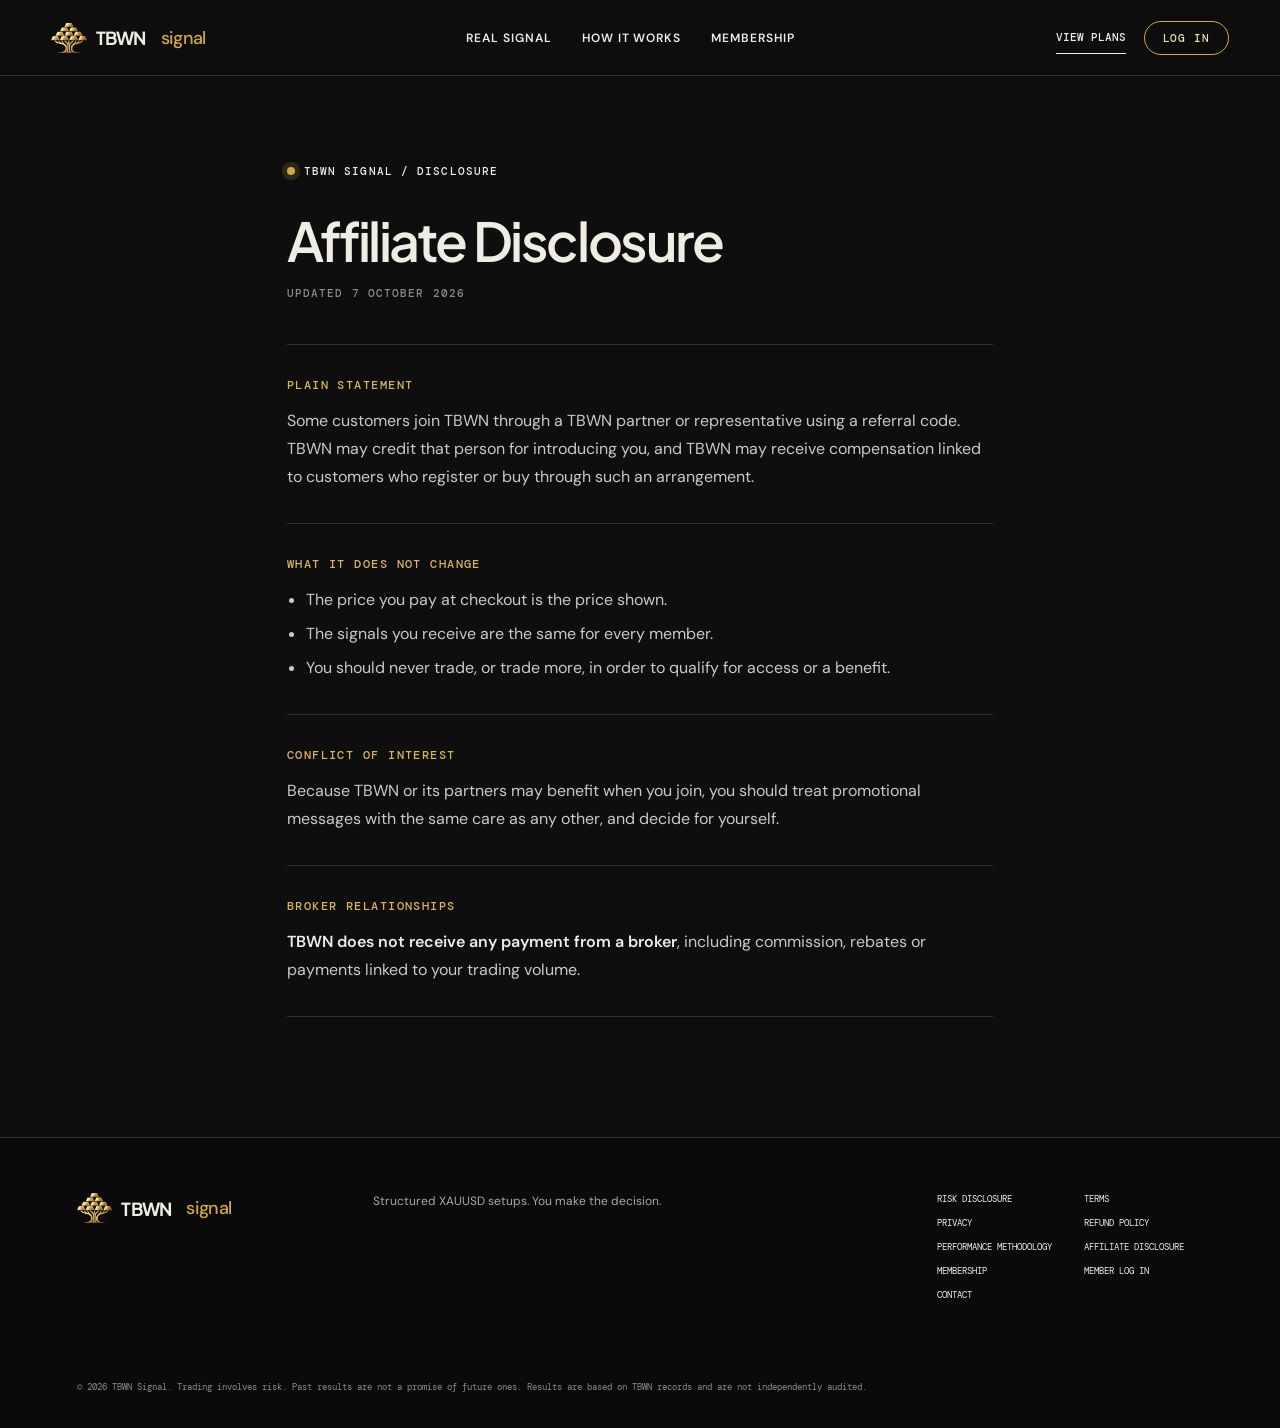
<file: affiliate/index.html>
<!doctype html>
<html lang="en">
<head>
  <meta charset="utf-8">
  <meta name="viewport" content="width=device-width, initial-scale=1">
  <meta name="robots" content="noindex">
  <meta name="description" content="How TBWN may be paid when customers join through partners.">
  <title>Affiliate Disclosure — TBWN Signal</title>
  <link rel="icon" href="/favicon.ico" sizes="any">
  <link rel="icon" href="/favicon-32x32.png" sizes="32x32" type="image/png">
  <link rel="icon" href="/favicon-16x16.png" sizes="16x16" type="image/png">
  <link rel="icon" href="/brand-tab-192.png" sizes="192x192" type="image/png">
  <link rel="apple-touch-icon" href="/apple-touch-icon.png">
  <link rel="manifest" href="/manifest.webmanifest">
  <meta name="theme-color" content="#0f0f0f">
  <link rel="preconnect" href="https://fonts.googleapis.com">
  <link rel="preconnect" href="https://fonts.gstatic.com" crossorigin>
  <link rel="stylesheet" href="https://fonts.googleapis.com/css2?family=DM+Mono:wght@400;500&family=DM+Sans:wght@400;500&family=Newsreader:ital@0;1&family=Plus+Jakarta+Sans:wght@500;600;700&display=swap">
  <link rel="stylesheet" href="../assets/site.css">
</head>
<body>
  <header class="site-header">
    <a class="brand" href="../" aria-label="TBWN home"><img src="../assets/tbwn-logo-nav.png" alt=""> TBWN<span>signal</span></a>
    <nav aria-label="Main navigation">
      <a href="../#signal">Real signal</a><a href="../#process">How it works</a><a href="./">Membership</a>
    </nav>
    <div class="nav-actions">
      <a class="nav-cta" href="../#plans">View plans</a>
      <a class="nav-login" href="../access/">Log in</a>
    </div>
  </header>
  <main class="page legal">
    <div class="eyebrow"><i></i> TBWN SIGNAL / DISCLOSURE</div>
    <h1>Affiliate Disclosure</h1>
    <p class="updated">Updated 7 October 2026</p>
    
    <div class="body">
      <section><h2>Plain statement</h2><p>Some customers join TBWN through a TBWN partner or representative using a referral code. TBWN may credit that person for introducing you, and TBWN may receive compensation linked to customers who register or buy through such an arrangement.</p></section>
      <section><h2>What it does not change</h2><ul><li>The price you pay at checkout is the price shown.</li><li>The signals you receive are the same for every member.</li><li>You should never trade, or trade more, in order to qualify for access or a benefit.</li></ul></section>
      <section><h2>Conflict of interest</h2><p>Because TBWN or its partners may benefit when you join, you should treat promotional messages with the same care as any other, and decide for yourself.</p></section>
      <section><h2>Broker relationships</h2><p><b>TBWN does not receive any payment from a broker</b>, including commission, rebates or payments linked to your trading volume.</p></section>
    </div>
  </main>
  <footer><a class="brand" href="../"><img src="../assets/tbwn-logo-nav.png" alt=""> TBWN<span>signal</span></a><p>Structured XAUUSD setups. You make the decision.</p><div><a href="../risk/">Risk disclosure</a><a href="../terms/">Terms</a><a href="../privacy/">Privacy</a><a href="../refund/">Refund policy</a><a href="../methodology/">Performance methodology</a><a href="../affiliate/">Affiliate disclosure</a><a href="../membership/">Membership</a><a href="../access/">Member log in</a><a href="mailto:support@tbwnsignal.my">Contact</a></div><small>© 2026 TBWN Signal. Trading involves risk. Past results are not a promise of future ones. Results are based on TBWN records and are not independently audited.</small></footer>
</body>
</html>
</file>
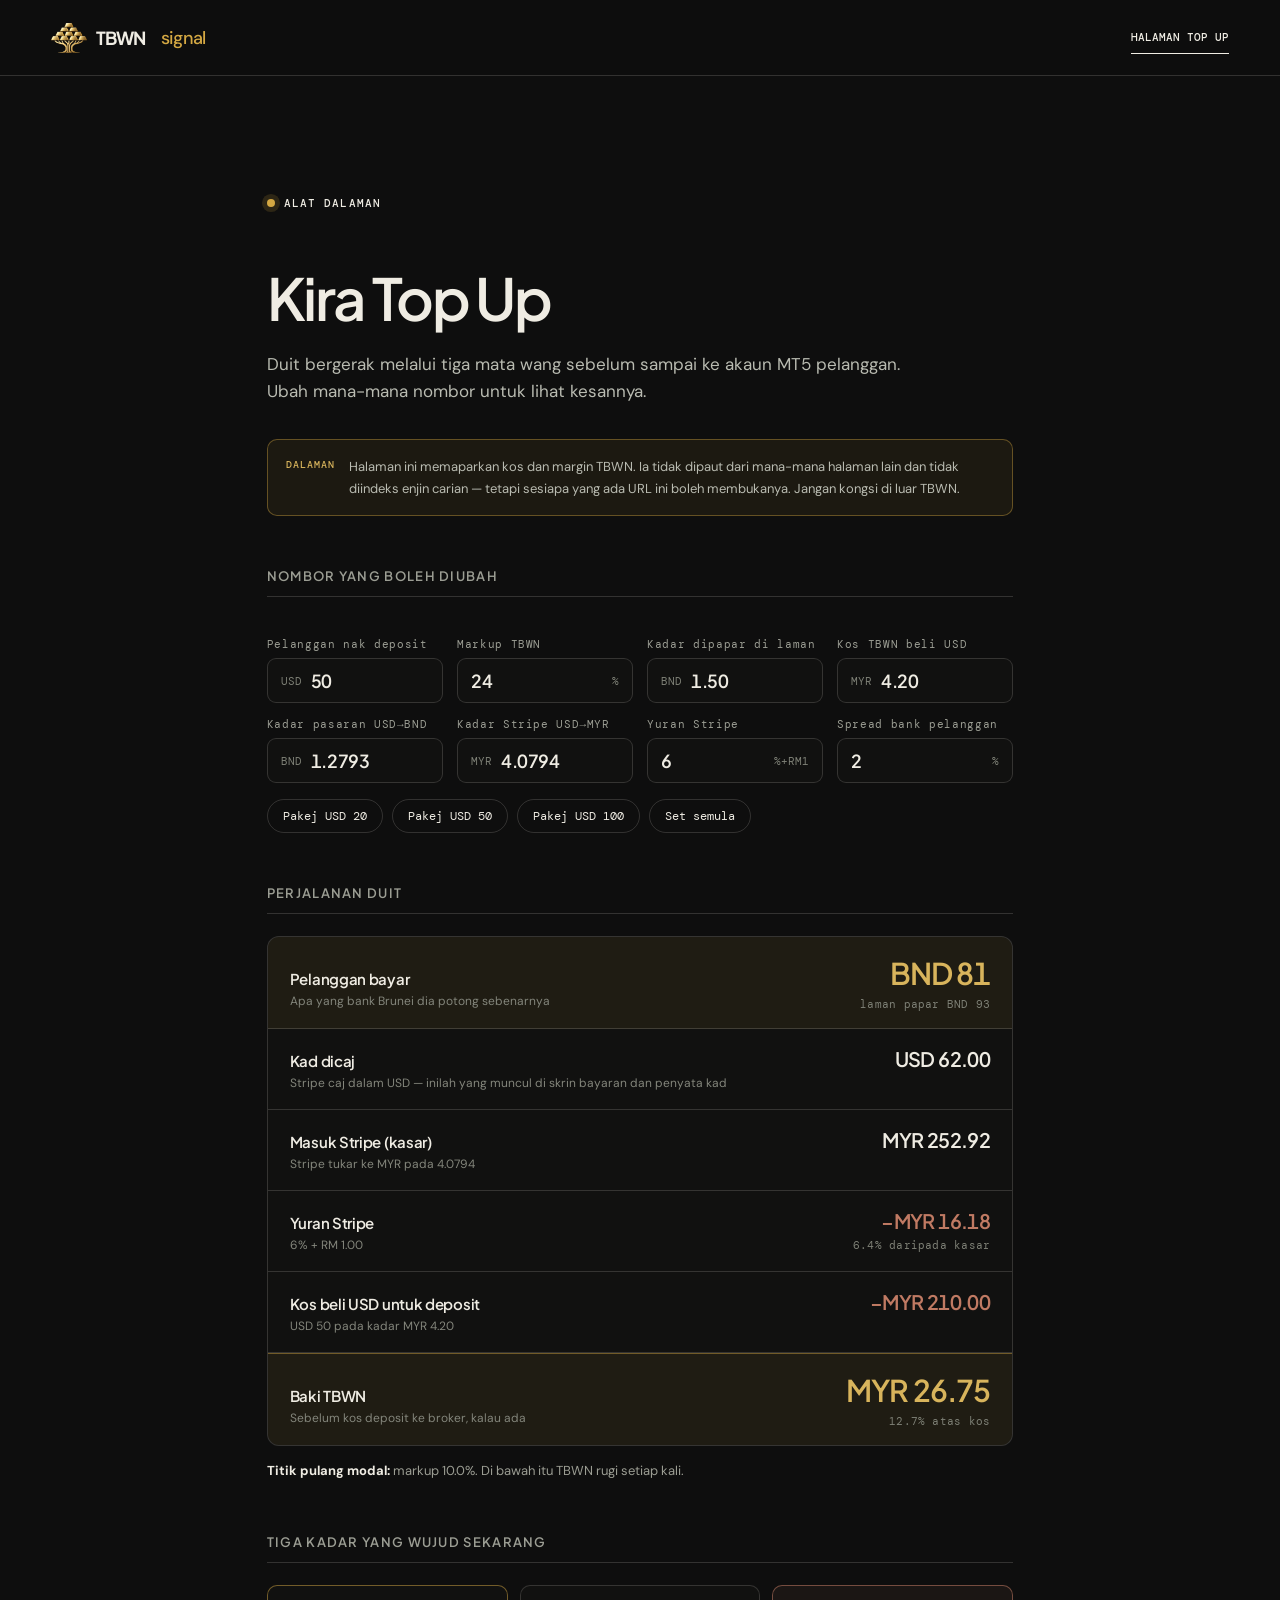
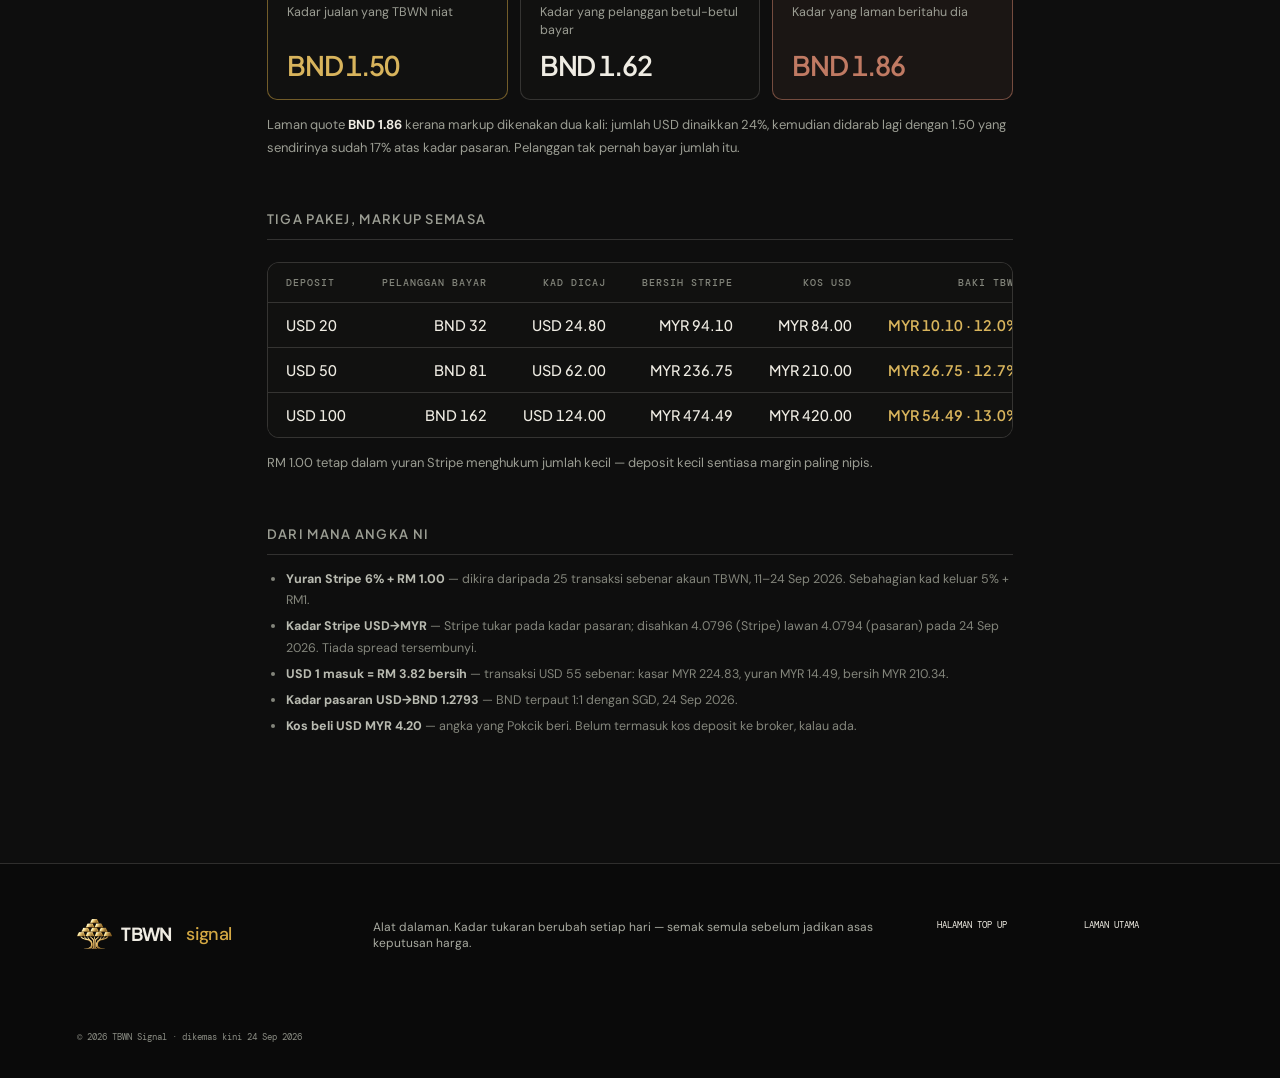
<file: kira/index.html>
<!doctype html>
<html lang="ms">
<head>
  <meta charset="utf-8">
  <meta name="viewport" content="width=device-width, initial-scale=1">
  <meta name="robots" content="noindex, nofollow">
  <meta name="description" content="Alat dalaman TBWN — kira kos dan margin setiap top up Brunei.">
  <title>Kira Top Up — TBWN (dalaman)</title>
  <link rel="icon" href="/favicon.ico" sizes="any">
  <link rel="icon" href="/favicon-32x32.png" sizes="32x32" type="image/png">
  <link rel="icon" href="/favicon-16x16.png" sizes="16x16" type="image/png">
  <link rel="icon" href="/brand-tab-192.png" sizes="192x192" type="image/png">
  <link rel="apple-touch-icon" href="/apple-touch-icon.png">
  <link rel="manifest" href="/manifest.webmanifest">
  <meta name="theme-color" content="#0f0f0f">
  <link rel="preconnect" href="https://fonts.googleapis.com">
  <link rel="preconnect" href="https://fonts.gstatic.com" crossorigin>
  <link rel="stylesheet" href="https://fonts.googleapis.com/css2?family=DM+Mono:wght@400;500&family=DM+Sans:wght@400;500&family=Plus+Jakarta+Sans:wght@500;600;700&display=swap">
  <link rel="stylesheet" href="../assets/site.css">
<style>
.kira{max-width:900px;margin:0 auto}
.warn{display:flex;gap:14px;align-items:flex-start;border:1px solid rgba(212,168,67,.4);background:rgba(212,168,67,.07);border-radius:10px;padding:16px 18px;margin-top:34px}
.warn b{flex:none;font:500 10px DM Mono,monospace;letter-spacing:.1em;color:#d8b45c;padding-top:2px}
.warn span{font-size:13px;line-height:1.65;color:#b9bbb1}

.ctrls{display:grid;grid-template-columns:repeat(auto-fit,minmax(170px,1fr));gap:14px;margin-top:40px}
.c label{display:block;font:400 11px DM Mono,monospace;letter-spacing:.06em;color:#9b9d93;margin-bottom:7px}
.c .box{display:flex;align-items:center;gap:9px;border:1px solid var(--line);border-radius:9px;background:#111110;padding:10px 13px}
.c .box:focus-within{border-color:#d4a843}
.c .box i{font:400 11px DM Mono,monospace;font-style:normal;color:#7e8076;flex:none}
.c input{width:100%;min-width:0;border:0;background:transparent;color:#efece3;font-family:'Plus Jakarta Sans',sans-serif;font-size:18px;font-weight:600;letter-spacing:-.02em;font-variant-numeric:tabular-nums;padding:0}
.c input:focus{outline:none}

.quick{display:flex;flex-wrap:wrap;gap:9px;margin-top:16px}
.quick button{border:1px solid var(--line);background:transparent;color:#efece3;border-radius:999px;padding:8px 15px;font:400 12px DM Mono,monospace;cursor:pointer}
.quick button:hover{border-color:#d4a843;color:#d8b45c}

.flow{border:1px solid var(--line);border-radius:12px;background:#111110;margin-top:22px;overflow:hidden}
.row{display:flex;justify-content:space-between;align-items:baseline;gap:20px;padding:17px 22px;border-bottom:1px solid var(--line)}
.row:last-child{border-bottom:0}
.row .l b{display:block;font-family:'Plus Jakarta Sans',sans-serif;font-size:15px;font-weight:600;letter-spacing:-.02em}
.row .l small{display:block;margin-top:4px;font-size:12px;line-height:1.5;color:#83857b}
.row .v{text-align:right;white-space:nowrap;font-family:'Plus Jakarta Sans',sans-serif;font-size:20px;font-weight:600;letter-spacing:-.03em;font-variant-numeric:tabular-nums}
.row .v i{display:block;margin-top:5px;font:400 11px DM Mono,monospace;font-style:normal;color:#7e8076;letter-spacing:.02em}
.row.head{background:rgba(212,168,67,.07)}
.row.head .v{font-size:30px;color:#d8b45c}
.row.out .v{color:#c07a63}
.row.keep{background:rgba(212,168,67,.07);border-top:1px solid rgba(212,168,67,.45)}
.row.keep .v{font-size:30px;color:#d8b45c}

.rates{display:grid;grid-template-columns:repeat(auto-fit,minmax(200px,1fr));gap:12px;margin-top:22px}
.rt{border:1px solid var(--line);border-radius:10px;background:#111110;padding:17px 19px}
.rt span{display:block;font-size:12.5px;line-height:1.45;color:#9b9d93;min-height:2.9em}
.rt b{display:block;margin-top:9px;font-family:'Plus Jakarta Sans',sans-serif;font-size:27px;font-weight:600;letter-spacing:-.04em;font-variant-numeric:tabular-nums}
.rt.ok{border-color:rgba(212,168,67,.5)} .rt.ok b{color:#d8b45c}
.rt.bad{border-color:rgba(192,122,99,.55);background:rgba(192,122,99,.08)} .rt.bad b{color:#c07a63}

.tbl{margin-top:22px;border:1px solid var(--line);border-radius:12px;background:#111110;overflow-x:auto}
table{border-collapse:collapse;width:100%;min-width:480px}
th,td{padding:13px 18px;text-align:right;border-bottom:1px solid var(--line);white-space:nowrap}
th:first-child,td:first-child{text-align:left}
thead th{font:500 10px DM Mono,monospace;letter-spacing:.1em;color:#83857b;text-transform:uppercase}
tbody td{font-family:'Plus Jakarta Sans',sans-serif;font-size:14.5px;font-weight:500;font-variant-numeric:tabular-nums}
tbody tr:last-child td{border-bottom:0}
tbody td.g{color:#d8b45c;font-weight:600}

.said{margin-top:14px;font-size:13px;line-height:1.7;color:#9b9d93}
.said b{color:#efece3}
.src{margin:14px 0 0;padding-left:19px;font-size:12.5px;line-height:1.7;color:#83857b}
.src li{margin-bottom:5px}
.src b{color:#b9bbb1}
h2.sub{margin:52px 0 0;font-family:'Plus Jakarta Sans',sans-serif;font-size:13px;font-weight:600;letter-spacing:.1em;text-transform:uppercase;color:#9b9d93;border-bottom:1px solid var(--line);padding-bottom:12px}
@media(max-width:600px){
  .row{padding:15px 16px}
  .row .v{font-size:18px}
  .row.head .v,.row.keep .v{font-size:25px}
}
</style>
</head>
<body>
  <header class="site-header">
    <a class="brand" href="../" aria-label="TBWN home"><img src="../assets/tbwn-logo-nav.png" alt=""> TBWN<span>signal</span></a>
    <div class="nav-actions">
      <a class="nav-cta" href="../topup/">Halaman top up</a>
    </div>
  </header>

  <main class="section-pad kira">
    <span class="eyebrow"><i></i>ALAT DALAMAN</span>
    <h1 style="margin:0;font-family:'Plus Jakarta Sans',sans-serif;font-size:clamp(34px,5vw,58px);font-weight:600;letter-spacing:-.045em;line-height:1.05">Kira Top&nbsp;Up</h1>
    <p style="max-width:56ch;margin:22px 0 0;font-size:17px;line-height:1.6;color:#b9bbb1">Duit bergerak melalui tiga mata wang sebelum sampai ke akaun MT5 pelanggan. Ubah mana-mana nombor untuk lihat kesannya.</p>

    <div class="warn">
      <b>DALAMAN</b>
      <span>Halaman ini memaparkan kos dan margin TBWN. Ia tidak dipaut dari mana-mana halaman lain dan tidak diindeks enjin carian — tetapi sesiapa yang ada URL ini boleh membukanya. Jangan kongsi di luar TBWN.</span>
    </div>

    <h2 class="sub">Nombor yang boleh diubah</h2>
    <div class="ctrls">
      <div class="c"><label for="deposit">Pelanggan nak deposit</label><div class="box"><i>USD</i><input id="deposit" type="number" min="1" step="1" value="50"></div></div>
      <div class="c"><label for="markup">Markup TBWN</label><div class="box"><input id="markup" type="number" min="0" step="0.5" value="24"><i>%</i></div></div>
      <div class="c"><label for="disprate">Kadar dipapar di laman</label><div class="box"><i>BND</i><input id="disprate" type="number" min="0.5" step="0.01" value="1.50"></div></div>
      <div class="c"><label for="costrate">Kos TBWN beli USD</label><div class="box"><i>MYR</i><input id="costrate" type="number" min="1" step="0.01" value="4.20"></div></div>
      <div class="c"><label for="mkt">Kadar pasaran USD→BND</label><div class="box"><i>BND</i><input id="mkt" type="number" min="0.5" step="0.0001" value="1.2793"></div></div>
      <div class="c"><label for="myr">Kadar Stripe USD→MYR</label><div class="box"><i>MYR</i><input id="myr" type="number" min="1" step="0.0001" value="4.0794"></div></div>
      <div class="c"><label for="fee">Yuran Stripe</label><div class="box"><input id="fee" type="number" min="0" step="0.1" value="6"><i>%+RM1</i></div></div>
      <div class="c"><label for="bank">Spread bank pelanggan</label><div class="box"><input id="bank" type="number" min="0" step="0.5" value="2"><i>%</i></div></div>
    </div>
    <div class="quick">
      <button type="button" data-set="20">Pakej USD 20</button>
      <button type="button" data-set="50">Pakej USD 50</button>
      <button type="button" data-set="100">Pakej USD 100</button>
      <button type="button" id="reset">Set semula</button>
    </div>

    <h2 class="sub">Perjalanan duit</h2>
    <div class="flow">
      <div class="row head">
        <div class="l"><b>Pelanggan bayar</b><small>Apa yang bank Brunei dia potong sebenarnya</small></div>
        <div class="v"><span id="payBnd">BND 81</span><i id="payQuote">laman papar BND 93</i></div>
      </div>
      <div class="row">
        <div class="l"><b>Kad dicaj</b><small>Stripe caj dalam USD — inilah yang muncul di skrin bayaran dan penyata kad</small></div>
        <div class="v"><span id="charged">USD 62.00</span></div>
      </div>
      <div class="row">
        <div class="l"><b>Masuk Stripe (kasar)</b><small id="grossNote">Stripe tukar ke MYR pada 4.0794</small></div>
        <div class="v"><span id="gross">MYR 252.92</span></div>
      </div>
      <div class="row out">
        <div class="l"><b>Yuran Stripe</b><small id="feeNote">6% + RM 1.00</small></div>
        <div class="v"><span id="feeVal">−MYR 16.18</span><i id="feePct">6.4% daripada kasar</i></div>
      </div>
      <div class="row out">
        <div class="l"><b>Kos beli USD untuk deposit</b><small id="costNote">USD 50 pada kadar MYR 4.20</small></div>
        <div class="v"><span id="costVal">−MYR 210.00</span></div>
      </div>
      <div class="row keep">
        <div class="l"><b>Baki TBWN</b><small>Sebelum kos deposit ke broker, kalau ada</small></div>
        <div class="v"><span id="keep">MYR 26.75</span><i id="keepPct">12.7% atas kos</i></div>
      </div>
    </div>
    <p class="said" id="bepNote"><b>Titik pulang modal:</b> markup 10.0%. Di bawah itu TBWN rugi setiap kali.</p>

    <h2 class="sub">Tiga kadar yang wujud sekarang</h2>
    <div class="rates">
      <div class="rt ok"><span>Kadar jualan yang TBWN niat</span><b id="rateIntent">BND 1.50</b></div>
      <div class="rt"><span>Kadar yang pelanggan betul-betul bayar</span><b id="rateActual">BND 1.62</b></div>
      <div class="rt bad"><span>Kadar yang laman beritahu dia</span><b id="rateQuoted">BND 1.86</b></div>
    </div>
    <p class="said" id="gapNote"></p>

    <h2 class="sub">Tiga pakej, markup semasa</h2>
    <div class="tbl">
      <table>
        <thead><tr><th>Deposit</th><th>Pelanggan bayar</th><th>Kad dicaj</th><th>Bersih Stripe</th><th>Kos USD</th><th>Baki TBWN</th></tr></thead>
        <tbody id="tbody"></tbody>
      </table>
    </div>
    <p class="said">RM 1.00 tetap dalam yuran Stripe menghukum jumlah kecil — deposit kecil sentiasa margin paling nipis.</p>

    <h2 class="sub">Dari mana angka ni</h2>
    <ul class="src">
      <li><b>Yuran Stripe 6% + RM 1.00</b> — dikira daripada 25 transaksi sebenar akaun TBWN, 11–24 Sep 2026. Sebahagian kad keluar 5% + RM1.</li>
      <li><b>Kadar Stripe USD→MYR</b> — Stripe tukar pada kadar pasaran; disahkan 4.0796 (Stripe) lawan 4.0794 (pasaran) pada 24 Sep 2026. Tiada spread tersembunyi.</li>
      <li><b>USD 1 masuk = RM 3.82 bersih</b> — transaksi USD 55 sebenar: kasar MYR 224.83, yuran MYR 14.49, bersih MYR 210.34.</li>
      <li><b>Kadar pasaran USD→BND 1.2793</b> — BND terpaut 1:1 dengan SGD, 24 Sep 2026.</li>
      <li><b>Kos beli USD MYR 4.20</b> — angka yang Pokcik beri. Belum termasuk kos deposit ke broker, kalau ada.</li>
    </ul>
  </main>

  <footer>
    <a class="brand" href="../"><img src="../assets/tbwn-logo-nav.png" alt=""> TBWN<span>signal</span></a>
    <p>Alat dalaman. Kadar tukaran berubah setiap hari — semak semula sebelum jadikan asas keputusan harga.</p>
    <div><a href="../topup/">Halaman top up</a><a href="../">Laman utama</a></div>
    <small>© 2026 TBWN Signal · dikemas kini 24 Sep 2026</small>
  </footer>

<script>
var F={deposit:'deposit',markup:'markup',disprate:'disprate',costrate:'costrate',mkt:'mkt',myr:'myr',fee:'fee',bank:'bank'};
Object.keys(F).forEach(function(k){F[k]=document.getElementById(F[k]);});
var D={deposit:50,markup:24,disprate:1.50,costrate:4.20,mkt:1.2793,myr:4.0794,fee:6,bank:2};
var $=function(id){return document.getElementById(id);};

function n(el,fb){var v=parseFloat(el.value);return isFinite(v)?v:fb;}
function money(cur,v,dp){if(dp===undefined)dp=2;
  return cur+' '+v.toLocaleString('en-US',{minimumFractionDigits:dp,maximumFractionDigits:dp});}

// Satu kiraan, dipakai oleh kad utama dan jadual pakej.
function calc(deposit,p){
  var charged=deposit*(1+p.markup/100);
  var bankRate=p.mkt*(1+p.bank/100);       // kadar bank pelanggan, bukan kadar pasaran
  var payBnd=charged*bankRate;             // yang betul-betul dipotong
  var quotedBnd=charged*p.disprate;        // yang laman papar
  var gross=charged*p.myr;
  var fee=gross*(p.fee/100)+1;
  var net=gross-fee;
  var cost=deposit*p.costrate;
  var keep=net-cost;
  return {charged:charged,payBnd:payBnd,quotedBnd:quotedBnd,gross:gross,fee:fee,net:net,
    cost:cost,keep:keep,keepPct:cost>0?keep/cost*100:0,feePct:gross>0?fee/gross*100:0};
}

// Markup di mana baki = 0, untuk deposit ini.
function breakEven(deposit,p){
  var k=p.myr*(1-p.fee/100);
  if(k<=0||deposit<=0)return null;
  return ((deposit*p.costrate+1)/(deposit*k)-1)*100;
}

function render(){
  var p={markup:n(F.markup,0),disprate:n(F.disprate,D.disprate),costrate:n(F.costrate,D.costrate),
    mkt:n(F.mkt,D.mkt),myr:n(F.myr,D.myr),fee:n(F.fee,D.fee),bank:n(F.bank,D.bank)};
  var deposit=Math.max(0,n(F.deposit,0));
  var r=calc(deposit,p);

  $('payBnd').textContent=money('BND',r.payBnd,0);
  $('payQuote').textContent='laman papar '+money('BND',r.quotedBnd,0);
  $('charged').textContent=money('USD',r.charged);
  $('gross').textContent=money('MYR',r.gross);
  $('grossNote').textContent='Stripe tukar ke MYR pada '+p.myr.toFixed(4);
  $('feeVal').textContent='−'+money('MYR',r.fee);
  $('feeNote').textContent=p.fee+'% + RM 1.00';
  $('feePct').textContent=r.feePct.toFixed(1)+'% daripada kasar';
  $('costVal').textContent='−'+money('MYR',r.cost);
  $('costNote').textContent=money('USD',deposit,0)+' pada kadar MYR '+p.costrate.toFixed(2);
  $('keep').textContent=money('MYR',r.keep);
  $('keepPct').textContent=r.keepPct.toFixed(1)+'% atas kos';
  var neg=r.keep<0?'#c07a63':'';
  $('keep').style.color=neg; $('keepPct').style.color=neg;

  var be=breakEven(deposit,p);
  $('bepNote').innerHTML=be===null
    ?'<b>Titik pulang modal:</b> masukkan jumlah deposit.'
    :'<b>Titik pulang modal:</b> markup '+be.toFixed(1)+'%. Di bawah itu TBWN rugi setiap kali.';

  $('rateIntent').textContent=money('BND',p.disprate,2);
  $('rateActual').textContent=deposit>0?money('BND',r.payBnd/deposit,2):'—';
  $('rateQuoted').textContent=deposit>0?money('BND',r.quotedBnd/deposit,2):'—';
  // Nota ini mesti benar untuk apa-apa input, bukan hanya tetapan lalai:
  // kalau kadar papar hampir kadar pasaran, tiada markup bertindih untuk dikecam.
  var spread=(p.disprate/p.mkt-1)*100;
  var quoted=deposit>0?money('BND',r.quotedBnd/deposit,2):'—';
  $('gapNote').innerHTML = spread>2
    ? 'Laman quote <b>'+quoted+'</b> kerana markup dikenakan dua kali: jumlah USD dinaikkan '+
      p.markup+'%, kemudian didarab lagi dengan '+p.disprate.toFixed(2)+
      ' yang sendirinya sudah '+spread.toFixed(0)+'% atas kadar pasaran. Pelanggan tak pernah bayar jumlah itu.'
    : 'Kadar papar '+p.disprate.toFixed(2)+' hampir sama dengan kadar pasaran, jadi jumlah yang '+
      'dipapar padan dengan jumlah yang pelanggan betul-betul bayar. Markup dikenakan sekali sahaja.';

  var rows='';
  [20,50,100].forEach(function(d){
    var x=calc(d,p);
    rows+='<tr><td>'+money('USD',d,0)+'</td><td>'+money('BND',x.payBnd,0)+'</td><td>'+
      money('USD',x.charged)+'</td><td>'+money('MYR',x.net)+'</td><td>'+money('MYR',x.cost)+
      '</td><td class="g">'+money('MYR',x.keep)+' · '+x.keepPct.toFixed(1)+'%</td></tr>';
  });
  $('tbody').innerHTML=rows;
}

Object.keys(F).forEach(function(k){F[k].addEventListener('input',render);});
Array.prototype.forEach.call(document.querySelectorAll('.quick button[data-set]'),function(b){
  b.addEventListener('click',function(){F.deposit.value=b.dataset.set;render();});
});
$('reset').addEventListener('click',function(){
  Object.keys(D).forEach(function(k){F[k].value=D[k];});render();
});
render();
</script>
</body>
</html>
</file>
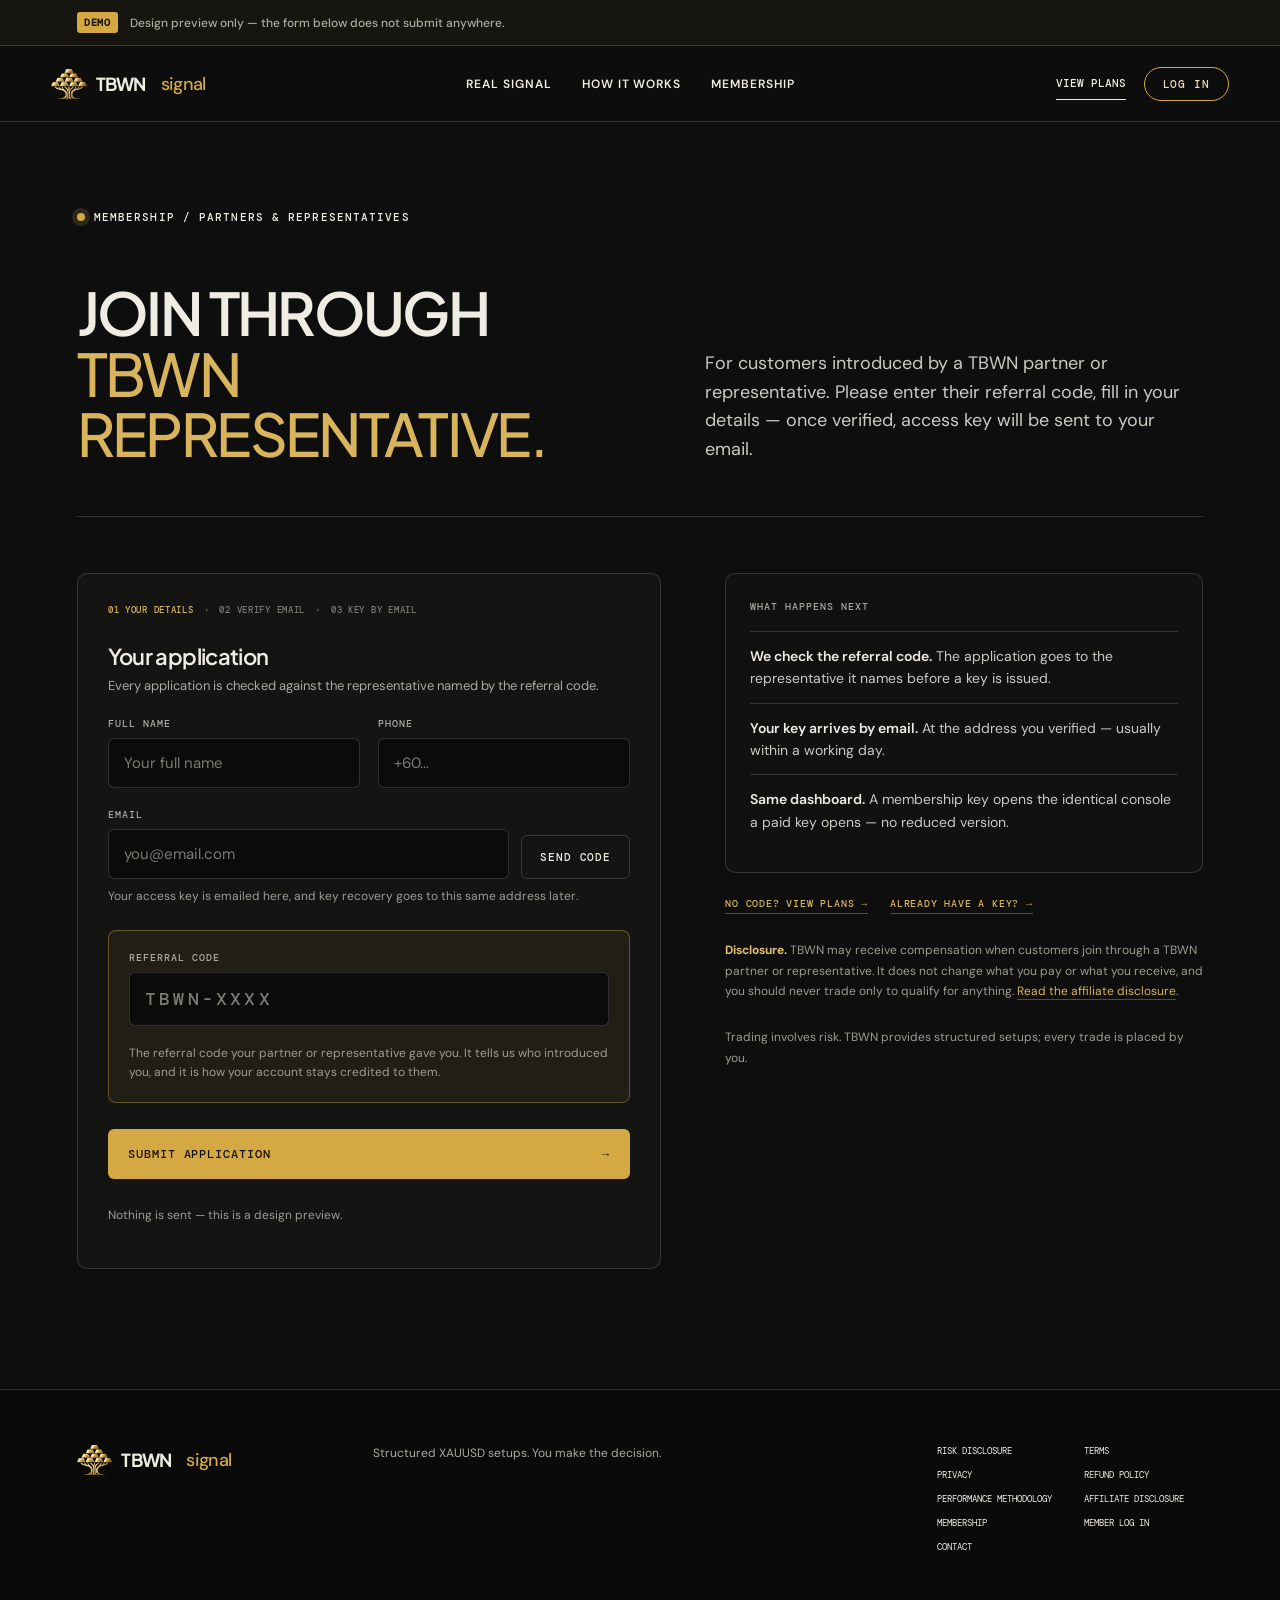
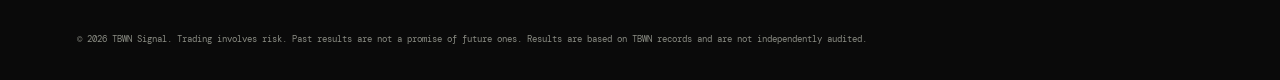
<file: membership/index.html>
<!doctype html>
<html lang="en">
<head>
  <meta charset="utf-8">
  <meta name="viewport" content="width=device-width, initial-scale=1">
  <meta name="robots" content="noindex">
  <meta name="description" content="TBWN Signal membership for customers introduced by a TBWN partner or representative — join with their referral code.">
  <title>Membership — TBWN Signal</title>
  <link rel="icon" href="/favicon.ico" sizes="any">
  <link rel="icon" href="/favicon-32x32.png" sizes="32x32" type="image/png">
  <link rel="icon" href="/favicon-16x16.png" sizes="16x16" type="image/png">
  <link rel="icon" href="/brand-tab-192.png" sizes="192x192" type="image/png">
  <link rel="apple-touch-icon" href="/apple-touch-icon.png">
  <link rel="manifest" href="/manifest.webmanifest">
  <meta name="theme-color" content="#0f0f0f">
  <link rel="preconnect" href="https://fonts.googleapis.com">
  <link rel="preconnect" href="https://fonts.gstatic.com" crossorigin>
  <link rel="stylesheet" href="https://fonts.googleapis.com/css2?family=DM+Mono:wght@400;500&family=DM+Sans:wght@400;500&family=Newsreader:ital@0;1&family=Plus+Jakarta+Sans:wght@500;600;700&display=swap">
  <link rel="stylesheet" href="../assets/site.css">
<style>
.apply{display:grid;grid-template-columns:1.1fr .9fr;gap:5vw;margin-top:56px;align-items:start}
.two{display:grid;grid-template-columns:1fr 1fr;gap:18px}
.steps-mini{display:flex;gap:10px;flex-wrap:wrap;margin-bottom:26px;font:500 9px DM Mono,monospace;letter-spacing:.08em;color:#7a7c72}
.steps-mini b{color:#d8b45c;font-weight:500}
.otp-row{display:flex;gap:12px;align-items:flex-end;flex-wrap:wrap}
.otp-row .field{flex:1;min-width:180px;margin-top:0}
.verified{display:inline-flex;align-items:center;gap:8px;margin-top:10px;font:500 10px DM Mono,monospace;letter-spacing:.08em;color:#3ddc97}
/* the referral code is the point of the page — give it its own weight */
.code-field{margin-top:24px;border:1px solid rgba(212,168,67,.4);background:rgba(212,168,67,.07);border-radius:8px;padding:20px}
.code-field .field{margin-top:0}
.code-field input{background:#0b0b0a;font:500 18px DM Mono,monospace;letter-spacing:.18em}
.code-field .hint{margin-top:10px}
.terms{border:1px solid var(--line);border-radius:10px;padding:26px 24px;background:#111110}
.terms h3{font:500 10px DM Mono,monospace;letter-spacing:.1em;color:#a9aba1;margin:0 0 18px;text-transform:uppercase}
.terms ul{margin:0;padding:0}
.terms li{border-top:1px solid var(--line);padding:13px 0;font-size:14px;line-height:1.6;color:#c9cbc2;list-style:none}
.terms li b{color:#efece3;font-weight:600}
.done{border:1px solid rgba(61,220,151,.45);background:rgba(61,220,151,.07);border-radius:10px;padding:34px 30px}
.done>span{font:500 10px DM Mono,monospace;letter-spacing:.1em;color:#3ddc97}
.done h2{font-family:'Plus Jakarta Sans',sans-serif;font-size:30px;letter-spacing:-.04em;font-weight:600;margin:14px 0 0}
.done p{color:#c9cbc2;line-height:1.7;max-width:580px}
@media(max-width:900px){.apply,.two{grid-template-columns:1fr}.apply{gap:34px}}
@media(max-width:600px){.terms,.code-field{padding:22px 18px}.done{padding:26px 22px}.done h2{font-size:25px}.steps-mini{font-size:10px}}
</style>
</head>
<body>
  <div class="demo-strip"><b>DEMO</b> <span>Design preview only — the form below does not submit anywhere.</span></div>
  <header class="site-header">
    <a class="brand" href="../" aria-label="TBWN home"><img src="../assets/tbwn-logo-nav.png" alt=""> TBWN<span>signal</span></a>
    <nav aria-label="Main navigation">
      <a href="../#signal">Real signal</a><a href="../#process">How it works</a><a href="./">Membership</a>
    </nav>
    <div class="nav-actions">
      <a class="nav-cta" href="../#plans">View plans</a>
      <a class="nav-login" href="../access/">Log in</a>
    </div>
  </header>

  <main class="page">
    <div class="page-head">
      <div>
        <div class="eyebrow"><i></i> MEMBERSHIP / PARTNERS &amp; REPRESENTATIVES</div>
        <h1>JOIN THROUGH<br><em>TBWN REPRESENTATIVE.</em></h1>
      </div>
      <p>For customers introduced by a TBWN partner or representative. Please enter their referral code, fill in your details — once verified, access key will be sent to your email.</p>
    </div>

    <section id="apply" class="apply">
      <form class="card" id="form">
        <div class="steps-mini"><b>01 YOUR DETAILS</b> <span>·</span> <span id="s2">02 VERIFY EMAIL</span> <span>·</span> <span id="s3">03 KEY BY EMAIL</span></div>
        <h2>Your application</h2>
        <p>Every application is checked against the representative named by the referral code.</p>

        <div class="two">
          <div class="field"><label for="name">Full name</label><input id="name" placeholder="Your full name" autocomplete="name"></div>
          <div class="field"><label for="phone">Phone</label><input id="phone" placeholder="+60..." autocomplete="tel"></div>
        </div>
        <div class="field">
          <label for="email">Email</label>
          <div class="otp-row">
            <div class="field"><input id="email" type="email" placeholder="you@email.com" autocomplete="email"></div>
            <button class="btn-ghost" type="button" id="send">Send code</button>
          </div>
          <small class="hint">Your access key is emailed here, and key recovery goes to this same address later.</small>
        </div>
        <div class="field" id="otpfield" hidden>
          <label for="otp">Verification code</label>
          <div class="otp-row">
            <div class="field"><input class="mono" id="otp" placeholder="6-digit code" inputmode="numeric" maxlength="6"></div>
            <button class="btn-ghost" type="button" id="verify">Verify</button>
          </div>
          <span class="verified" id="okmsg" hidden>✓ EMAIL VERIFIED</span>
        </div>

        <div class="code-field">
          <div class="field">
            <label for="code">Referral code</label>
            <input id="code" placeholder="TBWN-XXXX" autocomplete="off" spellcheck="false">
            <small class="hint">The referral code your partner or representative gave you. It tells us who introduced you, and it is how your account stays credited to them.</small>
          </div>
        </div>

        <button class="btn-gold" type="submit">Submit application <span>→</span></button>
        <p class="note" id="msg">Nothing is sent — this is a design preview.</p>
      </form>

      <aside>
        <div class="terms">
          <h3>What happens next</h3>
          <ul>
            <li><b>We check the referral code.</b> The application goes to the representative it names before a key is issued.</li>
            <li><b>Your key arrives by email.</b> At the address you verified — usually within a working day.</li>
            <li><b>Same dashboard.</b> A membership key opens the identical console a paid key opens — no reduced version.</li>
          </ul>
        </div>
        <div class="inline-links" style="margin-top:24px">
          <a href="../#plans">No code? View plans →</a>
          <a href="../access/">Already have a key? →</a>
        </div>
        <p class="note"><b style="color:#e2bf72">Disclosure.</b> TBWN may receive compensation when customers join through a TBWN partner or representative. It does not change what you pay or what you receive, and you should never trade only to qualify for anything. <a href="../affiliate/" style="color:#d8b45c;border-bottom:1px solid rgba(212,168,67,.4)">Read the affiliate disclosure</a>.</p>
        <p class="note">Trading involves risk. TBWN provides structured setups; every trade is placed by you.</p>
      </aside>
    </section>

    <section id="done" class="done" hidden>
      <span>APPLICATION RECEIVED</span>
      <h2>We have your details.</h2>
      <p>We check the referral code first — usually within a working day. Your access key arrives at the email you verified, and that same email is the one you use to recover the key later.</p>
      <div class="inline-links"><a href="../access/">Go to the log-in page →</a><a href="#" id="again">Fill the form again</a></div>
    </section>
  </main>

  <footer><a class="brand" href="../"><img src="../assets/tbwn-logo-nav.png" alt=""> TBWN<span>signal</span></a><p>Structured XAUUSD setups. You make the decision.</p><div><a href="../risk/">Risk disclosure</a><a href="../terms/">Terms</a><a href="../privacy/">Privacy</a><a href="../refund/">Refund policy</a><a href="../methodology/">Performance methodology</a><a href="../affiliate/">Affiliate disclosure</a><a href="../membership/">Membership</a><a href="../access/">Member log in</a><a href="mailto:support@tbwnsignal.my">Contact</a></div><small>© 2026 TBWN Signal. Trading involves risk. Past results are not a promise of future ones. Results are based on TBWN records and are not independently audited.</small></footer>

<script>
const step = (id) => { const el = document.getElementById(id); el.innerHTML = '<b>' + el.textContent + '</b>'; };
const otpField = document.getElementById('otpfield');
document.getElementById('send').addEventListener('click', () => {
  otpField.hidden = false;
  document.getElementById('otp').focus();
  document.getElementById('msg').textContent = 'In the live page a six-digit code is emailed here.';
  step('s2');
});
document.getElementById('verify').addEventListener('click', () => { document.getElementById('okmsg').hidden = false; step('s3'); });

const apply = document.getElementById('apply');
const done = document.getElementById('done');
document.getElementById('form').addEventListener('submit', (e) => {
  e.preventDefault();
  if (!document.getElementById('code').value.trim()) {
    document.getElementById('msg').textContent = 'Enter the referral code your representative gave you.';
    document.getElementById('code').focus();
    return;
  }
  apply.hidden = true; done.hidden = false; window.scrollTo({ top: 0 });
});
document.getElementById('again').addEventListener('click', (e) => { e.preventDefault(); done.hidden = true; apply.hidden = false; });
</script>
</body>
</html>
</file>
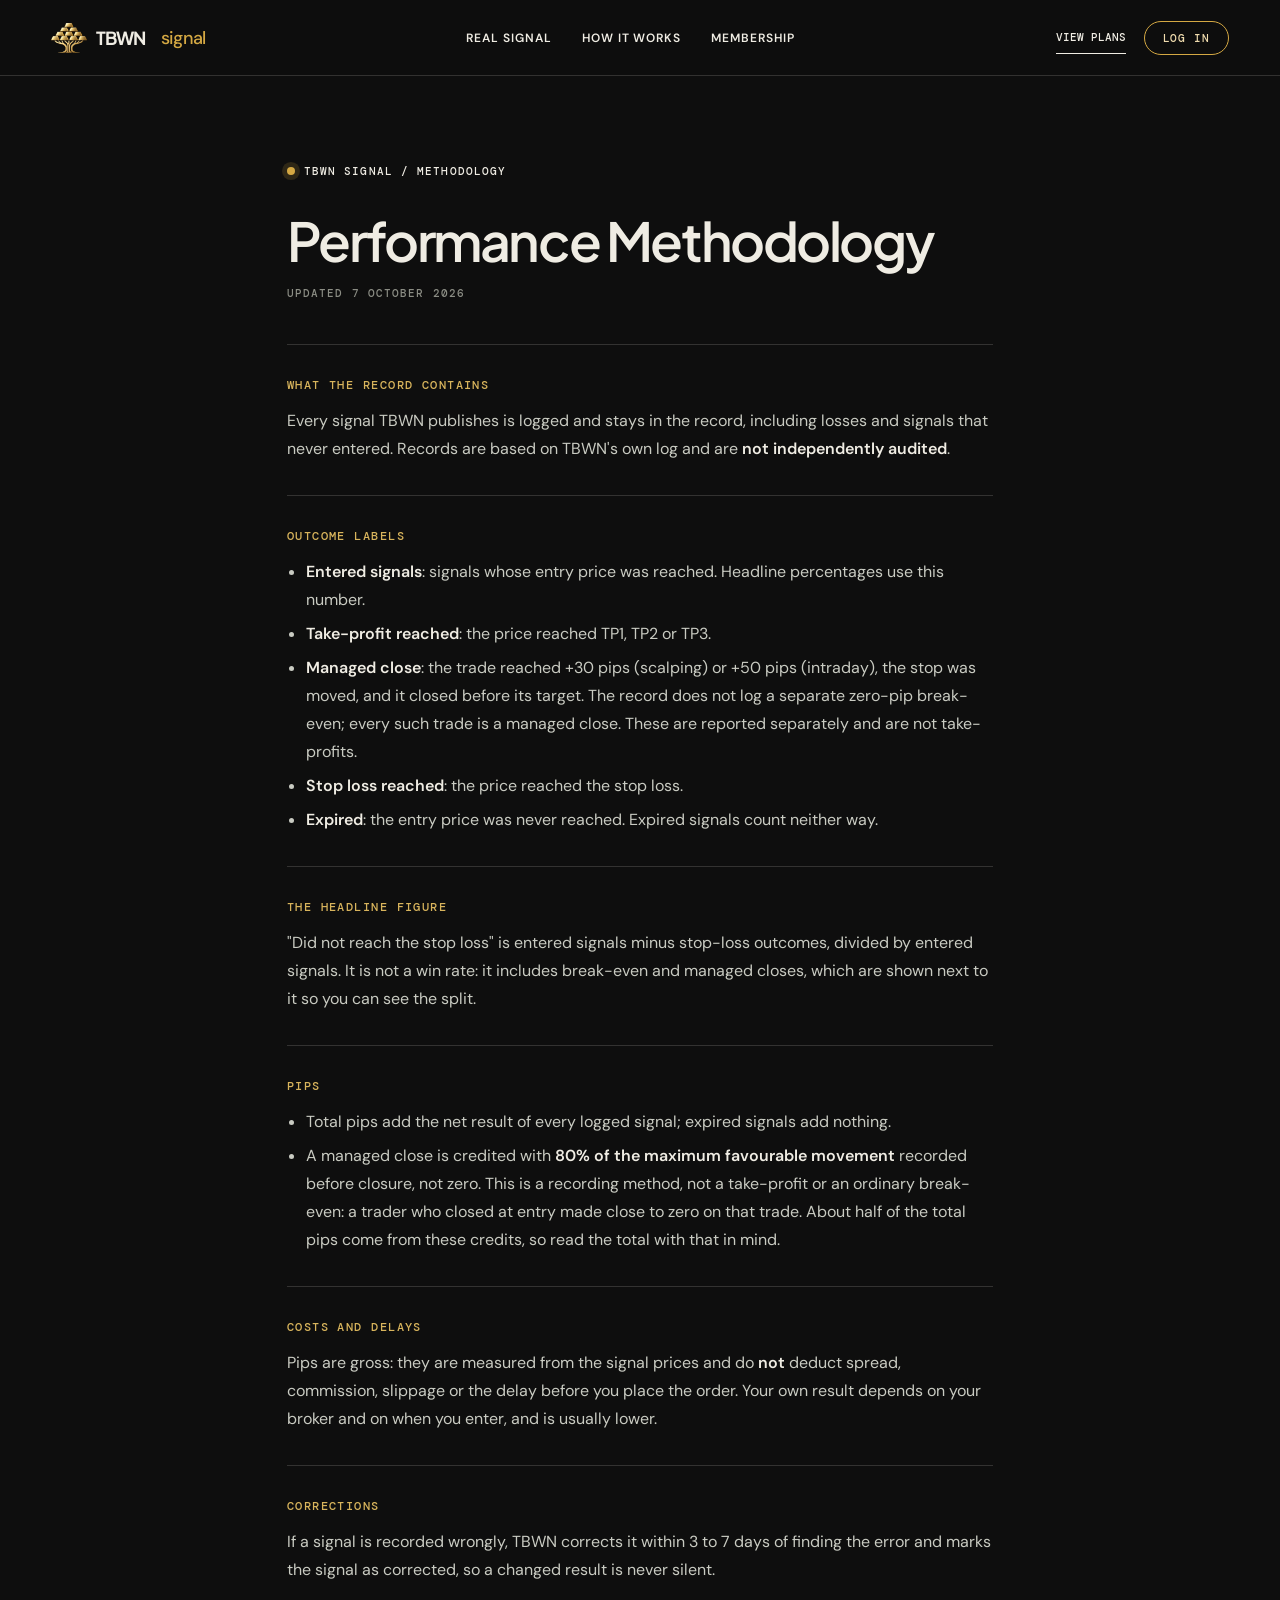
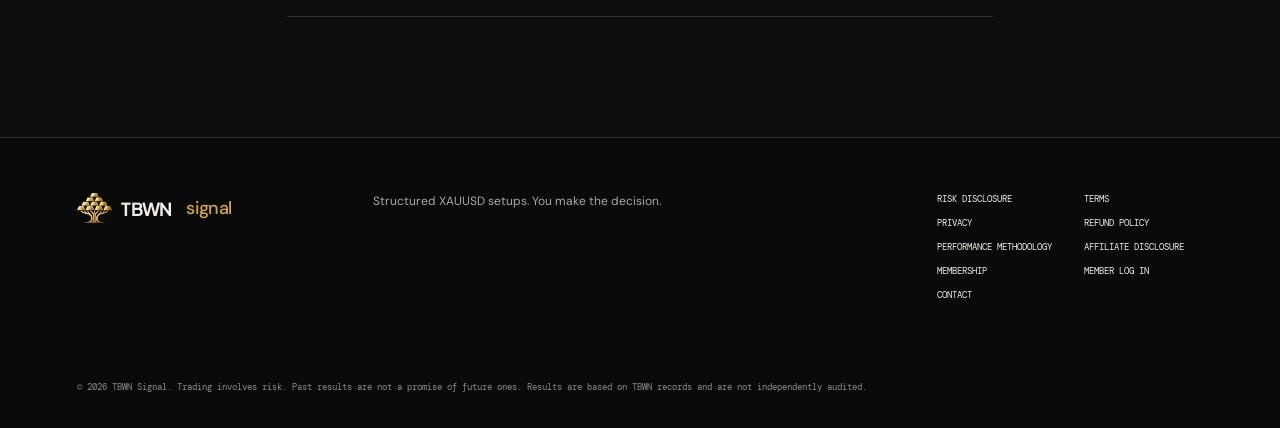
<file: methodology/index.html>
<!doctype html>
<html lang="en">
<head>
  <meta charset="utf-8">
  <meta name="viewport" content="width=device-width, initial-scale=1">
  <meta name="robots" content="noindex">
  <meta name="description" content="How TBWN counts and reports its signal record.">
  <title>Performance Methodology — TBWN Signal</title>
  <link rel="icon" href="/favicon.ico" sizes="any">
  <link rel="icon" href="/favicon-32x32.png" sizes="32x32" type="image/png">
  <link rel="icon" href="/favicon-16x16.png" sizes="16x16" type="image/png">
  <link rel="icon" href="/brand-tab-192.png" sizes="192x192" type="image/png">
  <link rel="apple-touch-icon" href="/apple-touch-icon.png">
  <link rel="manifest" href="/manifest.webmanifest">
  <meta name="theme-color" content="#0f0f0f">
  <link rel="preconnect" href="https://fonts.googleapis.com">
  <link rel="preconnect" href="https://fonts.gstatic.com" crossorigin>
  <link rel="stylesheet" href="https://fonts.googleapis.com/css2?family=DM+Mono:wght@400;500&family=DM+Sans:wght@400;500&family=Newsreader:ital@0;1&family=Plus+Jakarta+Sans:wght@500;600;700&display=swap">
  <link rel="stylesheet" href="../assets/site.css">
</head>
<body>
  <header class="site-header">
    <a class="brand" href="../" aria-label="TBWN home"><img src="../assets/tbwn-logo-nav.png" alt=""> TBWN<span>signal</span></a>
    <nav aria-label="Main navigation">
      <a href="../#signal">Real signal</a><a href="../#process">How it works</a><a href="./">Membership</a>
    </nav>
    <div class="nav-actions">
      <a class="nav-cta" href="../#plans">View plans</a>
      <a class="nav-login" href="../access/">Log in</a>
    </div>
  </header>
  <main class="page legal">
    <div class="eyebrow"><i></i> TBWN SIGNAL / METHODOLOGY</div>
    <h1>Performance Methodology</h1>
    <p class="updated">Updated 7 October 2026</p>
    
    <div class="body">
      <section><h2>What the record contains</h2><p>Every signal TBWN publishes is logged and stays in the record, including losses and signals that never entered. Records are based on TBWN's own log and are <b>not independently audited</b>.</p></section>
      <section><h2>Outcome labels</h2><ul><li><b>Entered signals</b>: signals whose entry price was reached. Headline percentages use this number.</li><li><b>Take-profit reached</b>: the price reached TP1, TP2 or TP3.</li><li><b>Managed close</b>: the trade reached +30 pips (scalping) or +50 pips (intraday), the stop was moved, and it closed before its target. The record does not log a separate zero-pip break-even; every such trade is a managed close. These are reported separately and are not take-profits.</li><li><b>Stop loss reached</b>: the price reached the stop loss.</li><li><b>Expired</b>: the entry price was never reached. Expired signals count neither way.</li></ul></section>
      <section><h2>The headline figure</h2><p>"Did not reach the stop loss" is entered signals minus stop-loss outcomes, divided by entered signals. It is not a win rate: it includes break-even and managed closes, which are shown next to it so you can see the split.</p></section>
      <section><h2>Pips</h2><ul><li>Total pips add the net result of every logged signal; expired signals add nothing.</li><li>A managed close is credited with <b>80% of the maximum favourable movement</b> recorded before closure, not zero. This is a recording method, not a take-profit or an ordinary break-even: a trader who closed at entry made close to zero on that trade. About half of the total pips come from these credits, so read the total with that in mind.</li></ul></section>
      <section><h2>Costs and delays</h2><p>Pips are gross: they are measured from the signal prices and do <b>not</b> deduct spread, commission, slippage or the delay before you place the order. Your own result depends on your broker and on when you enter, and is usually lower.</p></section>
      <section><h2>Corrections</h2><p>If a signal is recorded wrongly, TBWN corrects it within 3 to 7 days of finding the error and marks the signal as corrected, so a changed result is never silent.</p></section>
    </div>
  </main>
  <footer><a class="brand" href="../"><img src="../assets/tbwn-logo-nav.png" alt=""> TBWN<span>signal</span></a><p>Structured XAUUSD setups. You make the decision.</p><div><a href="../risk/">Risk disclosure</a><a href="../terms/">Terms</a><a href="../privacy/">Privacy</a><a href="../refund/">Refund policy</a><a href="../methodology/">Performance methodology</a><a href="../affiliate/">Affiliate disclosure</a><a href="../membership/">Membership</a><a href="../access/">Member log in</a><a href="mailto:support@tbwnsignal.my">Contact</a></div><small>© 2026 TBWN Signal. Trading involves risk. Past results are not a promise of future ones. Results are based on TBWN records and are not independently audited.</small></footer>
</body>
</html>
</file>
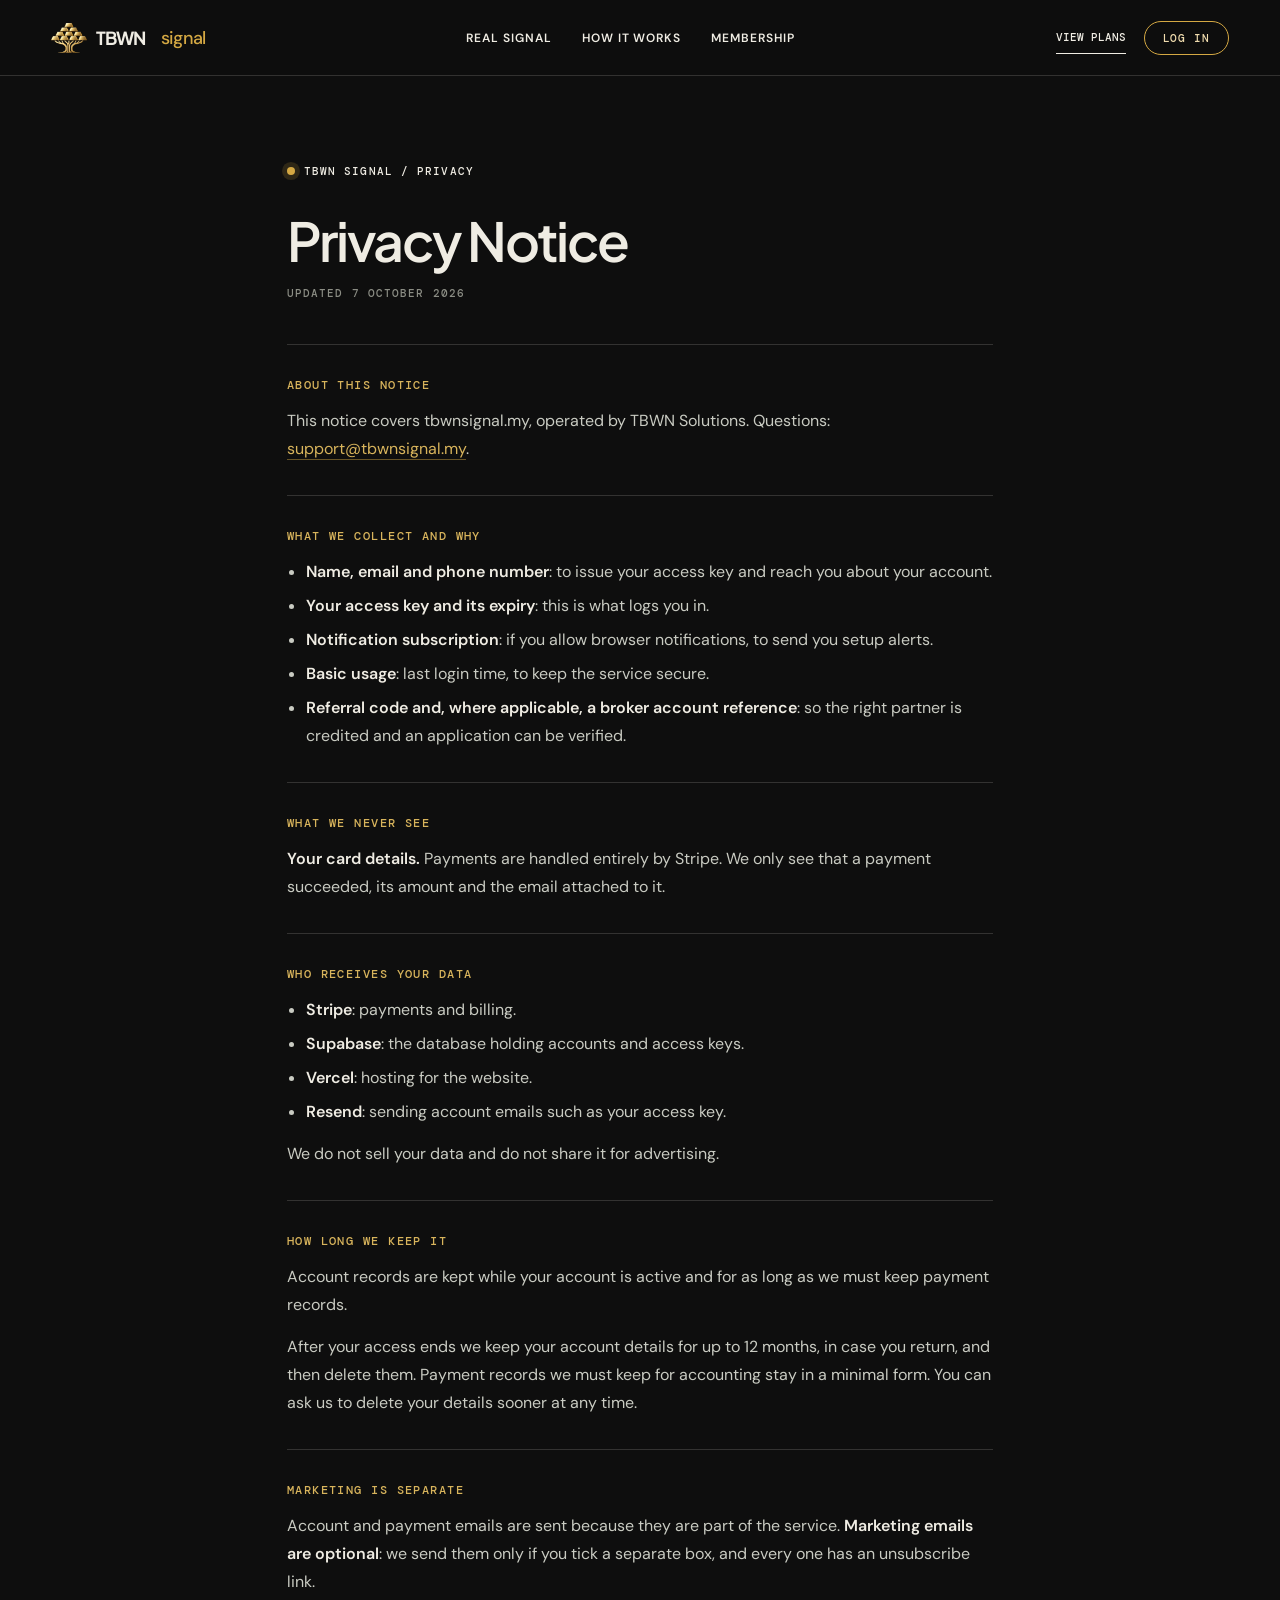
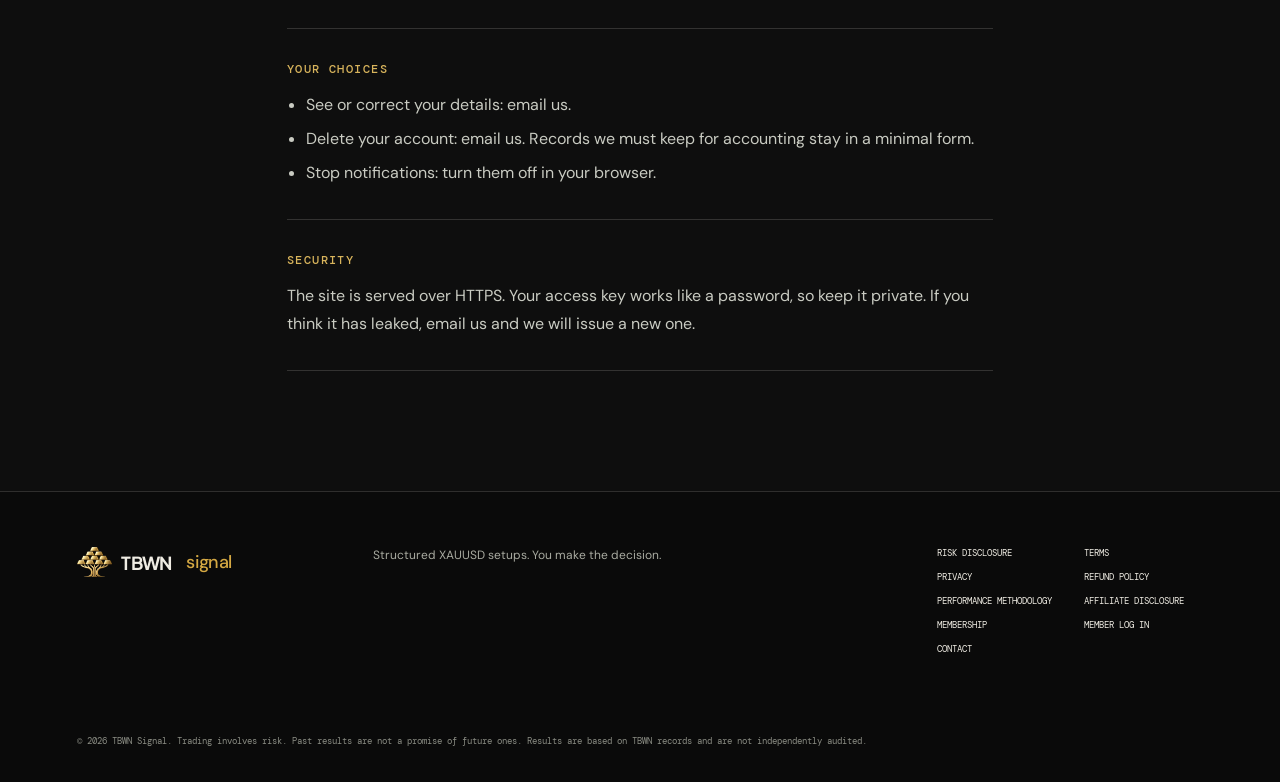
<file: privacy/index.html>
<!doctype html>
<html lang="en">
<head>
  <meta charset="utf-8">
  <meta name="viewport" content="width=device-width, initial-scale=1">
  <meta name="robots" content="noindex">
  <meta name="description" content="What TBWN collects, why, who receives it, and your choices.">
  <title>Privacy Notice — TBWN Signal</title>
  <link rel="icon" href="/favicon.ico" sizes="any">
  <link rel="icon" href="/favicon-32x32.png" sizes="32x32" type="image/png">
  <link rel="icon" href="/favicon-16x16.png" sizes="16x16" type="image/png">
  <link rel="icon" href="/brand-tab-192.png" sizes="192x192" type="image/png">
  <link rel="apple-touch-icon" href="/apple-touch-icon.png">
  <link rel="manifest" href="/manifest.webmanifest">
  <meta name="theme-color" content="#0f0f0f">
  <link rel="preconnect" href="https://fonts.googleapis.com">
  <link rel="preconnect" href="https://fonts.gstatic.com" crossorigin>
  <link rel="stylesheet" href="https://fonts.googleapis.com/css2?family=DM+Mono:wght@400;500&family=DM+Sans:wght@400;500&family=Newsreader:ital@0;1&family=Plus+Jakarta+Sans:wght@500;600;700&display=swap">
  <link rel="stylesheet" href="../assets/site.css">
</head>
<body>
  <header class="site-header">
    <a class="brand" href="../" aria-label="TBWN home"><img src="../assets/tbwn-logo-nav.png" alt=""> TBWN<span>signal</span></a>
    <nav aria-label="Main navigation">
      <a href="../#signal">Real signal</a><a href="../#process">How it works</a><a href="./">Membership</a>
    </nav>
    <div class="nav-actions">
      <a class="nav-cta" href="../#plans">View plans</a>
      <a class="nav-login" href="../access/">Log in</a>
    </div>
  </header>
  <main class="page legal">
    <div class="eyebrow"><i></i> TBWN SIGNAL / PRIVACY</div>
    <h1>Privacy Notice</h1>
    <p class="updated">Updated 7 October 2026</p>
    
    <div class="body">
      <section><h2>About this notice</h2><p>This notice covers tbwnsignal.my, operated by TBWN Solutions. Questions: <a href="mailto:support@tbwnsignal.my">support@tbwnsignal.my</a>.</p></section>
      <section><h2>What we collect and why</h2><ul><li><b>Name, email and phone number</b>: to issue your access key and reach you about your account.</li><li><b>Your access key and its expiry</b>: this is what logs you in.</li><li><b>Notification subscription</b>: if you allow browser notifications, to send you setup alerts.</li><li><b>Basic usage</b>: last login time, to keep the service secure.</li><li><b>Referral code and, where applicable, a broker account reference</b>: so the right partner is credited and an application can be verified.</li></ul></section>
      <section><h2>What we never see</h2><p><b>Your card details.</b> Payments are handled entirely by Stripe. We only see that a payment succeeded, its amount and the email attached to it.</p></section>
      <section><h2>Who receives your data</h2><ul><li><b>Stripe</b>: payments and billing.</li><li><b>Supabase</b>: the database holding accounts and access keys.</li><li><b>Vercel</b>: hosting for the website.</li><li><b>Resend</b>: sending account emails such as your access key.</li></ul><p>We do not sell your data and do not share it for advertising.</p></section>
      <section><h2>How long we keep it</h2><p>Account records are kept while your account is active and for as long as we must keep payment records.</p><p>After your access ends we keep your account details for up to 12 months, in case you return, and then delete them. Payment records we must keep for accounting stay in a minimal form. You can ask us to delete your details sooner at any time.</p></section>
      <section><h2>Marketing is separate</h2><p>Account and payment emails are sent because they are part of the service. <b>Marketing emails are optional</b>: we send them only if you tick a separate box, and every one has an unsubscribe link.</p></section>
      <section><h2>Your choices</h2><ul><li>See or correct your details: email us.</li><li>Delete your account: email us. Records we must keep for accounting stay in a minimal form.</li><li>Stop notifications: turn them off in your browser.</li></ul></section>
      <section><h2>Security</h2><p>The site is served over HTTPS. Your access key works like a password, so keep it private. If you think it has leaked, email us and we will issue a new one.</p></section>
    </div>
  </main>
  <footer><a class="brand" href="../"><img src="../assets/tbwn-logo-nav.png" alt=""> TBWN<span>signal</span></a><p>Structured XAUUSD setups. You make the decision.</p><div><a href="../risk/">Risk disclosure</a><a href="../terms/">Terms</a><a href="../privacy/">Privacy</a><a href="../refund/">Refund policy</a><a href="../methodology/">Performance methodology</a><a href="../affiliate/">Affiliate disclosure</a><a href="../membership/">Membership</a><a href="../access/">Member log in</a><a href="mailto:support@tbwnsignal.my">Contact</a></div><small>© 2026 TBWN Signal. Trading involves risk. Past results are not a promise of future ones. Results are based on TBWN records and are not independently audited.</small></footer>
</body>
</html>
</file>
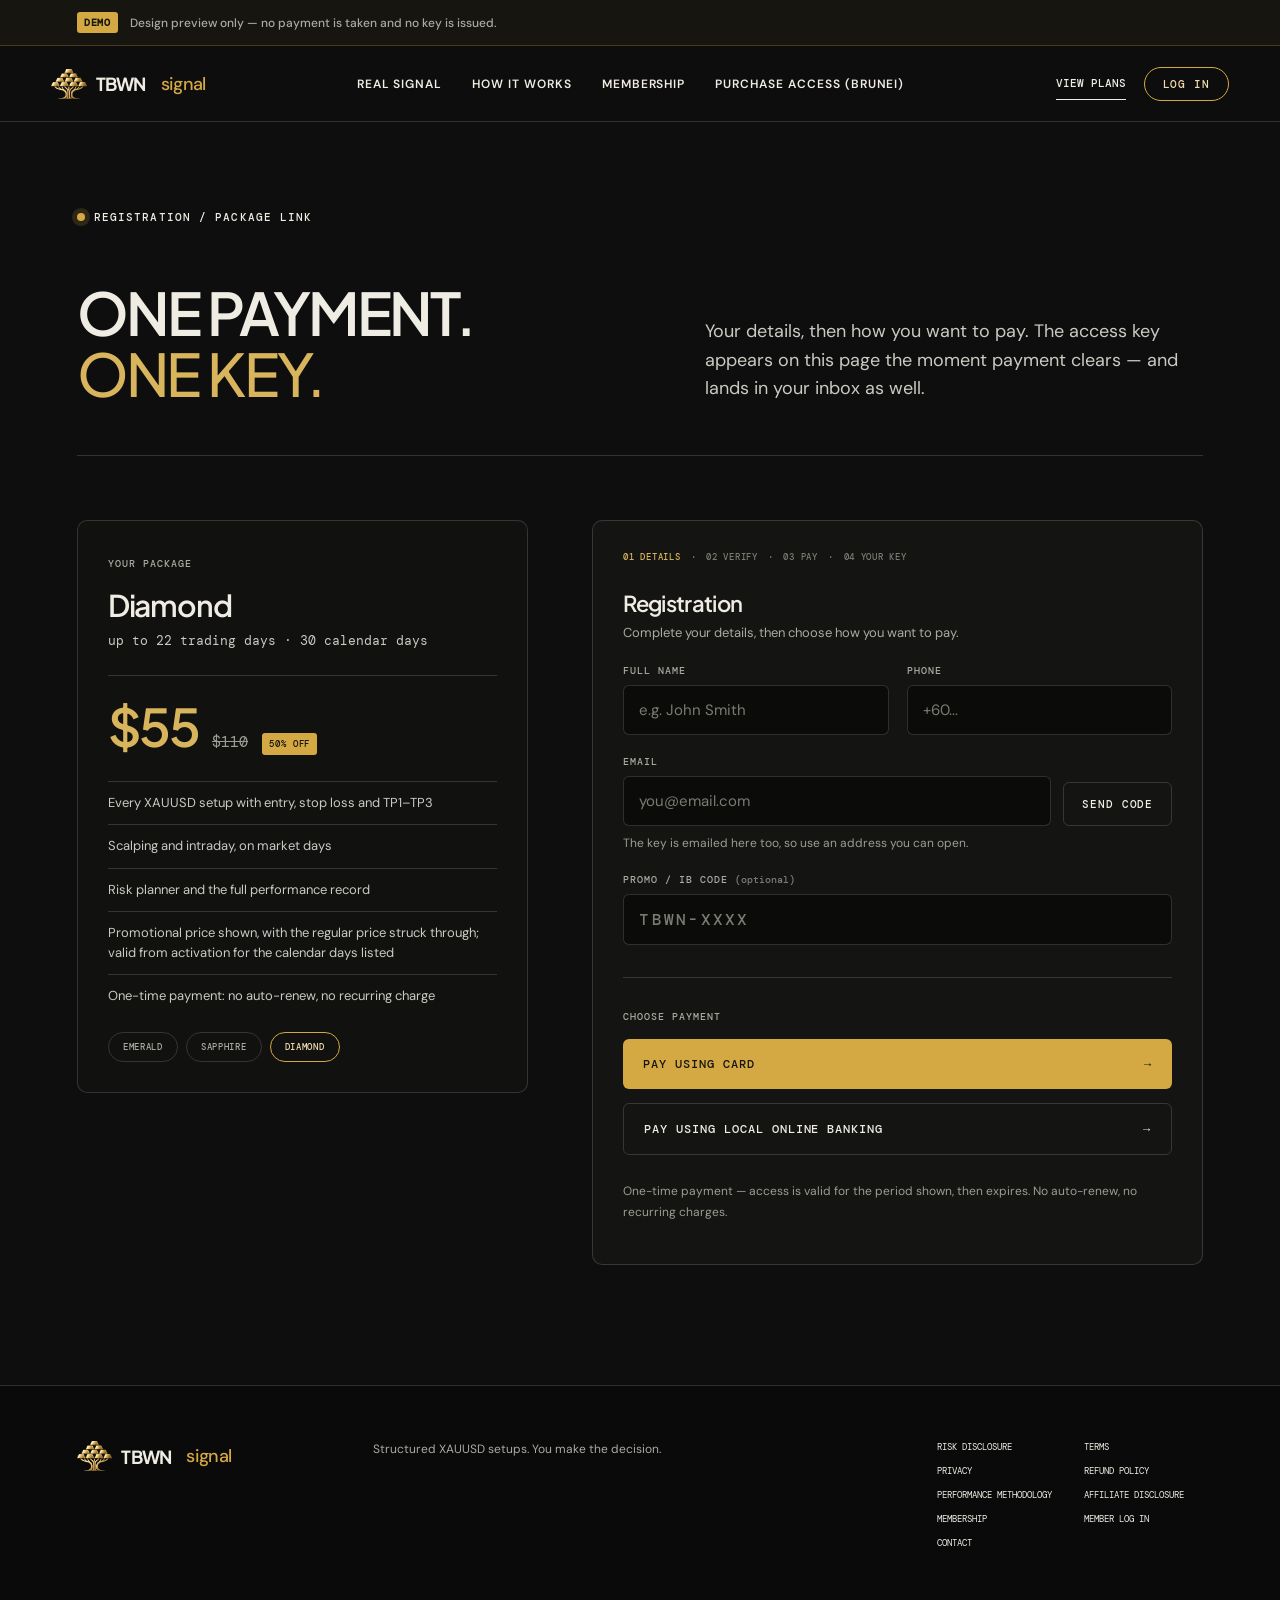
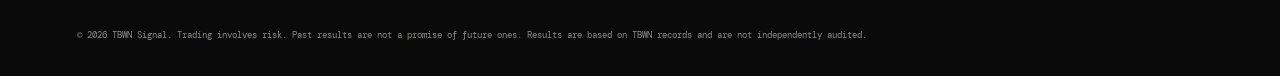
<file: r/index.html>
<!doctype html>
<html lang="en">
<head>
  <meta charset="utf-8">
  <meta name="viewport" content="width=device-width, initial-scale=1">
  <meta name="robots" content="noindex">
  <meta name="description" content="TBWN Signal registration — one payment, one access key.">
  <title>Registration — TBWN Signal</title>
  <link rel="icon" href="/favicon.ico" sizes="any">
  <link rel="icon" href="/favicon-32x32.png" sizes="32x32" type="image/png">
  <link rel="icon" href="/favicon-16x16.png" sizes="16x16" type="image/png">
  <link rel="icon" href="/brand-tab-192.png" sizes="192x192" type="image/png">
  <link rel="apple-touch-icon" href="/apple-touch-icon.png">
  <link rel="manifest" href="/manifest.webmanifest">
  <meta name="theme-color" content="#0f0f0f">
  <link rel="preconnect" href="https://fonts.googleapis.com">
  <link rel="preconnect" href="https://fonts.gstatic.com" crossorigin>
  <link rel="stylesheet" href="https://fonts.googleapis.com/css2?family=DM+Mono:wght@400;500&family=DM+Sans:wght@400;500&family=Newsreader:ital@0;1&family=Plus+Jakarta+Sans:wght@500;600;700&display=swap">
  <link rel="stylesheet" href="../assets/site.css">
<style>
.checkout{display:grid;grid-template-columns:.85fr 1.15fr;gap:5vw;margin-top:64px;align-items:start}
.summary{border:1px solid var(--line);border-radius:10px;padding:30px;background:#111110;position:sticky;top:96px}
.summary>span{font:500 10px DM Mono,monospace;letter-spacing:.1em;color:#a9aba1}
.summary h2{font-family:'Plus Jakarta Sans',sans-serif;font-size:30px;letter-spacing:-.04em;font-weight:600;margin:14px 0 0}
.summary .days{font:400 13px DM Mono,monospace;color:#c9cbc2;margin-top:8px}
.price{display:flex;align-items:baseline;gap:14px;margin:26px 0 0;padding-top:24px;border-top:1px solid var(--line)}
.price strong{font-family:'Plus Jakarta Sans',sans-serif;font-size:52px;font-weight:600;letter-spacing:-.05em;color:#d8b45c;line-height:1}
.price s{font:400 15px DM Mono,monospace;color:#9b9d93}
.price em{font-style:normal;font:500 9px DM Mono,monospace;letter-spacing:.1em;background:#d4a843;color:#17150f;padding:5px 7px;border-radius:3px}
.summary ul{list-style:none;padding:0;margin:26px 0 0;display:grid;gap:11px}
.summary li{border-top:1px solid var(--line);padding-top:11px;font-size:13px;color:#c9cbc2;line-height:1.55}
.switch-plan{display:flex;gap:8px;margin-top:26px;flex-wrap:wrap}
.switch-plan a{border:1px solid var(--line);border-radius:999px;padding:8px 14px;font:500 9px DM Mono,monospace;letter-spacing:.08em;text-transform:uppercase;color:#a9aba1}
.switch-plan a.on{border-color:#d4a843;color:#f0dcae}
.steps-mini{display:flex;gap:10px;flex-wrap:wrap;margin-bottom:26px;font:500 9px DM Mono,monospace;letter-spacing:.08em;color:#7a7c72}
.steps-mini b{color:#d8b45c;font-weight:500}
.otp-row{display:flex;gap:12px;align-items:flex-end;flex-wrap:wrap}
.otp-row .field{flex:1;min-width:170px;margin-top:0}
.verified{display:inline-flex;align-items:center;gap:8px;margin-top:10px;font:500 10px DM Mono,monospace;letter-spacing:.08em;color:#3ddc97}
.two{display:grid;grid-template-columns:1fr 1fr;gap:18px}
.pay{margin-top:32px;border-top:1px solid var(--line);padding-top:26px}
.pay>span{font:500 10px DM Mono,monospace;letter-spacing:.1em;color:#a9aba1}
.pay-btn{display:flex;align-items:center;justify-content:space-between;gap:20px;width:100%;margin-top:14px;border-radius:6px;padding:17px 20px;font:500 12px DM Mono,monospace;text-transform:uppercase;letter-spacing:.08em;cursor:pointer}
.pay-card{background:#d4a843;color:#17150f;border:0}
.pay-card:hover{background:#e0b855}
.pay-bank{background:transparent;color:#efece3;border:1px solid var(--line)}
.pay-bank:hover{border-color:#d4a843;color:#f0dcae}
.paid{border:1px solid rgba(61,220,151,.45);background:rgba(61,220,151,.07);border-radius:10px;padding:34px 30px}
.paid>span{font:500 10px DM Mono,monospace;letter-spacing:.1em;color:#3ddc97}
.paid h2{font-family:'Plus Jakarta Sans',sans-serif;font-size:30px;letter-spacing:-.04em;font-weight:600;margin:14px 0 4px}
.keybox{margin-top:26px;border:1px solid rgba(212,168,67,.45);background:rgba(212,168,67,.08);border-radius:8px;padding:22px}
.keybox b{font:500 9px DM Mono,monospace;letter-spacing:.1em;color:#a9aba1}
.keybox code{display:block;margin-top:10px;font:500 clamp(22px,3.4vw,32px) DM Mono,monospace;letter-spacing:.14em;color:#f0dcae;word-break:break-all}
.keybox small{display:block;margin-top:12px;font:400 11px DM Mono,monospace;color:#a9aba1}
.key-actions{display:flex;gap:12px;flex-wrap:wrap;margin-top:22px}
.modal{position:fixed;inset:0;z-index:60;display:grid;place-items:center;background:rgba(0,0,0,.72);padding:22px}
.modal-card{width:100%;max-width:470px;border:1px solid rgba(212,168,67,.5);background:#111110;border-radius:12px;padding:30px}
.modal-card h3{font-family:'Plus Jakarta Sans',sans-serif;font-size:24px;letter-spacing:-.035em;font-weight:600;margin:12px 0 0}
.modal-card>span{font:500 10px DM Mono,monospace;letter-spacing:.1em;color:#d8b45c}
.modal-card p{color:#c9cbc2;font-size:14px;line-height:1.65}
@media(max-width:900px){.checkout{grid-template-columns:1fr;gap:34px}.summary{position:static}.two{grid-template-columns:1fr}}
@media(max-width:600px){
  .summary,.modal-card{padding:24px 20px}
  .price strong{font-size:44px}
  .switch-plan a{padding:10px 14px;font-size:10px}
  .steps-mini{font-size:10px;gap:8px}
  .keybox code{letter-spacing:.1em}
  .key-actions{gap:10px}
  .key-actions .btn-ghost{flex:1;justify-content:center;min-width:140px}
}
</style>
</head>
<body>
  <div class="demo-strip"><b>DEMO</b> <span>Design preview only — no payment is taken and no key is issued.</span></div>
  <header class="site-header">
    <a class="brand" href="../" aria-label="TBWN home"><img src="../assets/tbwn-logo-nav.png" alt=""> TBWN<span>signal</span></a>
    <nav aria-label="Main navigation">
      <a href="../#signal">Real signal</a><a href="../#process">How it works</a><a href="../membership/">Membership</a><a href="../topup/">Purchase access (Brunei)</a>
    </nav>
    <div class="nav-actions">
      <a class="nav-cta" href="../#plans">View plans</a>
      <a class="nav-login" href="../access/">Log in</a>
    </div>
  </header>

  <main class="page">
    <div class="page-head">
      <div>
        <div class="eyebrow"><i></i> REGISTRATION / PACKAGE LINK</div>
        <h1>ONE PAYMENT.<br><em>ONE KEY.</em></h1>
      </div>
      <p>Your details, then how you want to pay. The access key appears on this page the moment payment clears — and lands in your inbox as well.</p>
    </div>

    <section id="checkout" class="checkout">
      <!-- order summary -->
      <aside class="summary">
        <span>YOUR PACKAGE</span>
        <h2 id="planName">Diamond</h2>
        <p class="days" id="planDays">up to 22 trading days · 30 calendar days</p>
        <div class="price"><strong id="planPrice">$55</strong><s id="planWas">$110</s><em>50% OFF</em></div>
        <ul>
          <li>Every XAUUSD setup with entry, stop loss and TP1–TP3</li>
          <li>Scalping and intraday, on market days</li>
          <li>Risk planner and the full performance record</li>
          <li>Promotional price shown, with the regular price struck through; valid from activation for the calendar days listed</li>
          <li>One-time payment: no auto-renew, no recurring charge</li>
        </ul>
        <div class="switch-plan">
          <a href="?plan=emerald" data-plan="emerald">Emerald</a>
          <a href="?plan=sapphire" data-plan="sapphire">Sapphire</a>
          <a href="?plan=diamond" data-plan="diamond">Diamond</a>
        </div>
      </aside>

      <!-- details + payment -->
      <form class="card" id="form">
        <div class="steps-mini"><b>01 DETAILS</b> <span>·</span> <span id="s2">02 VERIFY</span> <span>·</span> <span id="s3">03 PAY</span> <span>·</span> <span id="s4">04 YOUR KEY</span></div>
        <h2>Registration</h2>
        <p>Complete your details, then choose how you want to pay.</p>

        <div class="two">
          <div class="field"><label for="name">Full name</label><input id="name" placeholder="e.g. John Smith" autocomplete="name"></div>
          <div class="field"><label for="phone">Phone</label><input id="phone" placeholder="+60..." autocomplete="tel"></div>
        </div>
        <div class="field">
          <label for="email">Email</label>
          <div class="otp-row">
            <div class="field"><input id="email" type="email" placeholder="you@email.com" autocomplete="email"></div>
            <button class="btn-ghost" type="button" id="send">Send code</button>
          </div>
          <small class="hint">The key is emailed here too, so use an address you can open.</small>
        </div>
        <div class="field" id="otpfield" hidden>
          <label for="otp">Verify your email to continue</label>
          <div class="otp-row">
            <div class="field"><input class="mono" id="otp" placeholder="6-digit code" inputmode="numeric" maxlength="6"></div>
            <button class="btn-ghost" type="button" id="verify">Verify</button>
          </div>
          <span class="verified" id="okmsg" hidden>✓ EMAIL VERIFIED</span>
        </div>
        <div class="field">
          <label for="promo">Promo / IB code <span style="text-transform:none;letter-spacing:0;color:#7a7c72">(optional)</span></label>
          <input class="mono" id="promo" placeholder="TBWN-XXXX">
          <span class="verified" id="promoOk" hidden>✓ PROMO APPLIED</span>
        </div>

        <div class="pay">
          <span>CHOOSE PAYMENT</span>
          <button class="pay-btn pay-card" type="button" id="payCard">Pay using card <span>→</span></button>
          <button class="pay-btn pay-bank" type="button" id="payBank">Pay using local online banking <span>→</span></button>
          <p class="note">One-time payment — access is valid for the period shown, then expires. No auto-renew, no recurring charges.</p>
        </div>
      </form>
    </section>

    <!-- paid -->
    <section id="paid" class="paid" hidden>
      <span>PAYMENT RECEIVED — THANK YOU</span>
      <h2>Your access key</h2>
      <p>Save it now. It is also on its way to the email you verified.</p>
      <div class="keybox">
        <b>ACCESS KEY</b>
        <code id="key">TBWN-8F42-QX19</code>
        <small id="exp">EXPIRES 23 OCTOBER 2026, 23:59 (MYT)</small>
      </div>
      <div class="key-actions">
        <button class="btn-ghost" type="button" id="copy">Copy access key</button>
        <button class="btn-ghost" type="button" id="dl">Download key (.txt)</button>
        <a class="btn-ghost" href="../access/">Go to log in →</a>
      </div>
      <p class="note">Lost the key later? The log-in page can send it back to this same email.</p>
    </section>
  </main>

  <div class="modal" id="modal" hidden>
    <div class="modal-card">
      <span>IMPORTANT REMINDER</span>
      <h3>Copy your key before you close this.</h3>
      <p>You need it to log in. If it is gone, recovery goes to the email you verified — nowhere else.</p>
      <div class="keybox" style="margin-top:20px"><b>ACCESS KEY</b><code id="key2">TBWN-8F42-QX19</code></div>
      <div class="key-actions">
        <button class="btn-ghost" type="button" id="copy2">Copy access key</button>
        <button class="btn-ghost" type="button" id="done">Done</button>
      </div>
    </div>
  </div>

  <footer><a class="brand" href="../"><img src="../assets/tbwn-logo-nav.png" alt=""> TBWN<span>signal</span></a><p>Structured XAUUSD setups. You make the decision.</p><div><a href="../risk/">Risk disclosure</a><a href="../terms/">Terms</a><a href="../privacy/">Privacy</a><a href="../refund/">Refund policy</a><a href="../methodology/">Performance methodology</a><a href="../affiliate/">Affiliate disclosure</a><a href="../membership/">Membership</a><a href="../access/">Member log in</a><a href="mailto:support@tbwnsignal.my">Contact</a></div><small>© 2026 TBWN Signal. Trading involves risk. Past results are not a promise of future ones. Results are based on TBWN records and are not independently audited.</small></footer>

<script>
const PLANS = {
  emerald:  { name: 'Emerald',  days: '5 trading days · 7 calendar days',   price: '$17', was: '$34',  expires: '30 September 2026' },
  sapphire: { name: 'Sapphire', days: 'up to 11 trading days · 15 calendar days', price: '$33', was: '$66',  expires: '8 October 2026' },
  diamond:  { name: 'Diamond',  days: 'up to 22 trading days · 30 calendar days', price: '$55', was: '$110', expires: '23 October 2026' },
};
const which = new URLSearchParams(location.search).get('plan');
const plan = PLANS[which] || PLANS.diamond;
document.getElementById('planName').textContent = plan.name;
document.getElementById('planDays').textContent = plan.days;
document.getElementById('planPrice').textContent = plan.price;
document.getElementById('planWas').textContent = plan.was;
document.querySelectorAll('.switch-plan a').forEach((a) => a.classList.toggle('on', a.dataset.plan === (PLANS[which] ? which : 'diamond')));
document.getElementById('exp').textContent = 'EXPIRES ' + plan.expires.toUpperCase() + ', 23:59 (MYT)';

const step = (id) => { const el = document.getElementById(id); el.innerHTML = '<b>' + el.textContent + '</b>'; };

document.getElementById('send').addEventListener('click', () => {
  document.getElementById('otpfield').hidden = false;
  document.getElementById('otp').focus();
  step('s2');
});
document.getElementById('verify').addEventListener('click', () => { document.getElementById('okmsg').hidden = false; step('s3'); });
document.getElementById('promo').addEventListener('input', (e) => {
  document.getElementById('promoOk').hidden = e.currentTarget.value.trim().length < 4;
});

const pay = () => {
  document.getElementById('checkout').hidden = true;
  document.getElementById('paid').hidden = false;
  document.getElementById('modal').hidden = false;
  window.scrollTo({ top: 0 });
};
document.getElementById('payCard').addEventListener('click', pay);
document.getElementById('payBank').addEventListener('click', pay);
document.getElementById('done').addEventListener('click', () => { document.getElementById('modal').hidden = true; });

const KEY = document.getElementById('key').textContent;
const copyKey = async (btn) => {
  try { await navigator.clipboard.writeText(KEY); btn.textContent = 'Copied ✓'; }
  catch { btn.textContent = 'Copy failed'; }
  setTimeout(() => { btn.textContent = 'Copy access key'; }, 1600);
};
document.getElementById('copy').addEventListener('click', (e) => copyKey(e.currentTarget));
document.getElementById('copy2').addEventListener('click', (e) => copyKey(e.currentTarget));
document.getElementById('dl').addEventListener('click', () => {
  const blob = new Blob(['TBWN Signal access key\n' + KEY + '\n' + document.getElementById('exp').textContent + '\n'], { type: 'text/plain' });
  const a = document.createElement('a');
  a.href = URL.createObjectURL(blob);
  a.download = 'tbwn-access-key.txt';
  a.click();
  URL.revokeObjectURL(a.href);
});
</script>
</body>
</html>
</file>
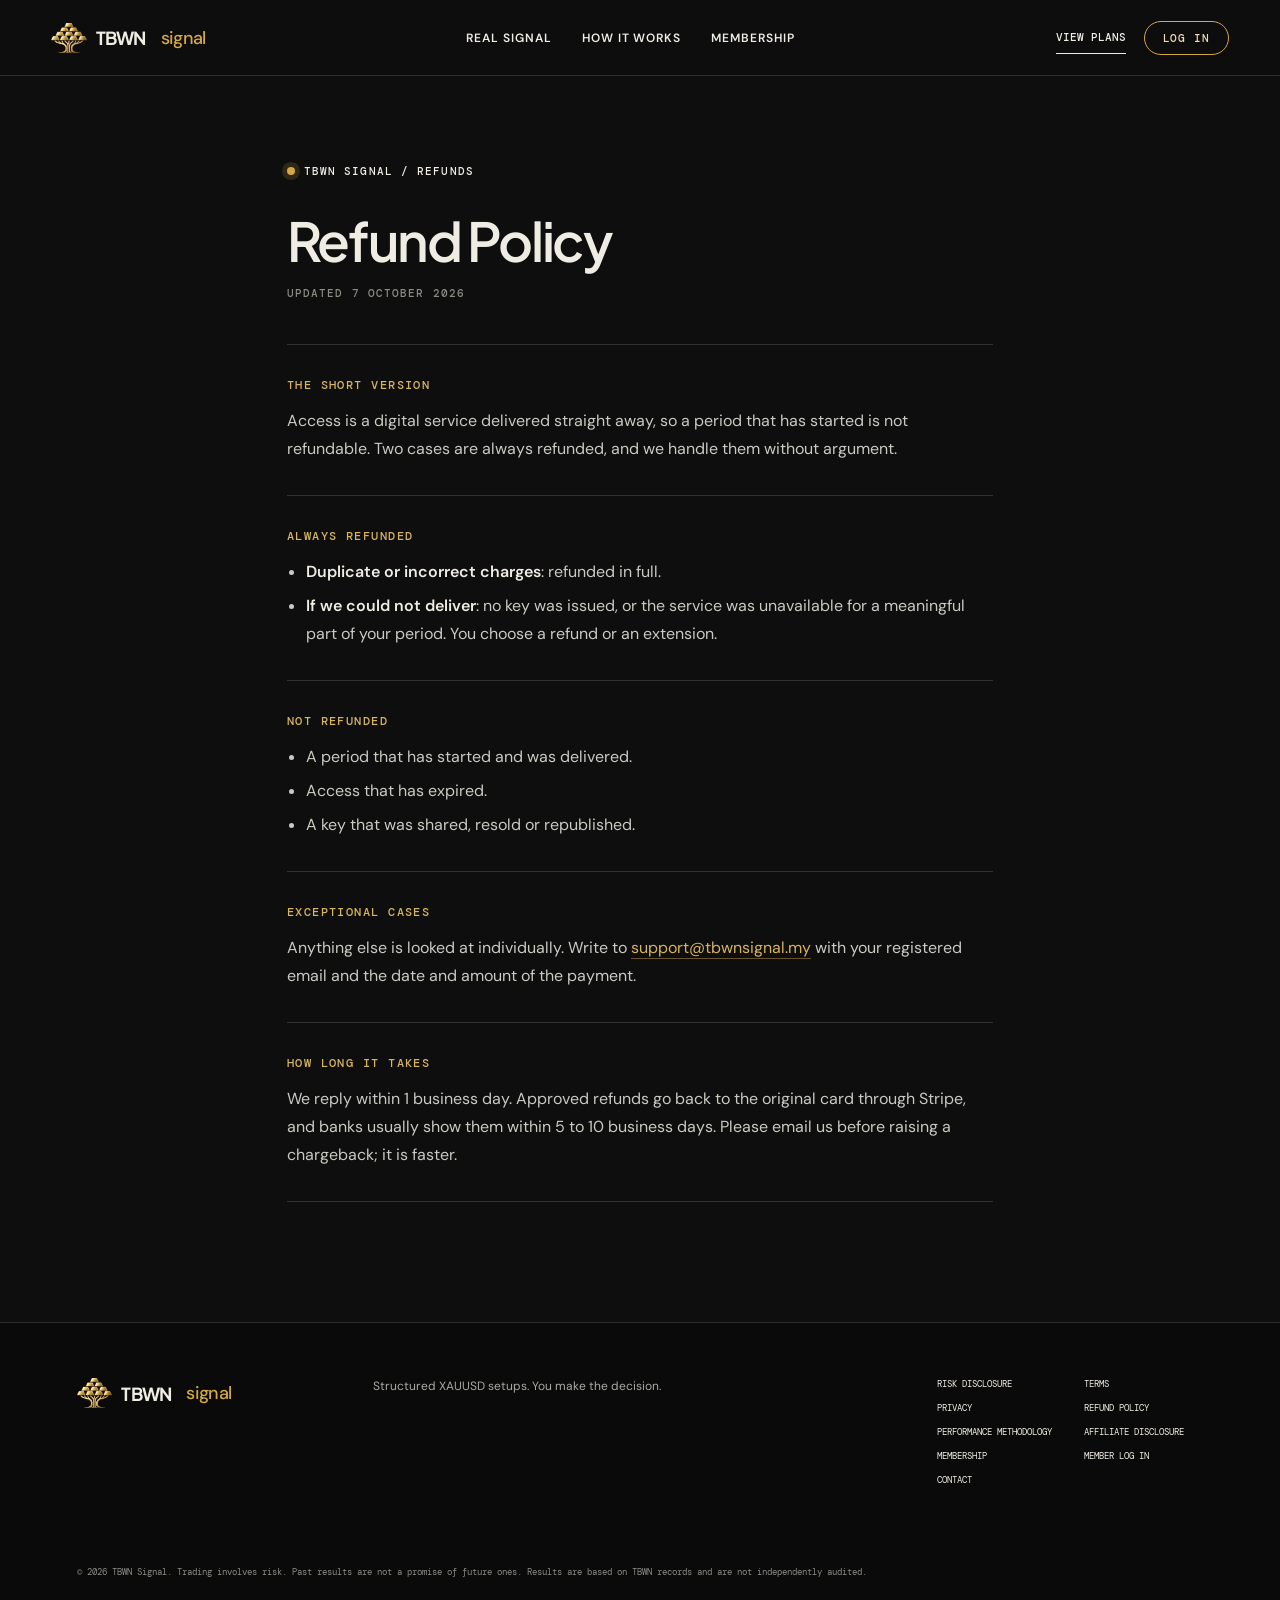
<file: refund/index.html>
<!doctype html>
<html lang="en">
<head>
  <meta charset="utf-8">
  <meta name="viewport" content="width=device-width, initial-scale=1">
  <meta name="robots" content="noindex">
  <meta name="description" content="When TBWN refunds a payment, how long it takes, and how to ask.">
  <title>Refund Policy — TBWN Signal</title>
  <link rel="icon" href="/favicon.ico" sizes="any">
  <link rel="icon" href="/favicon-32x32.png" sizes="32x32" type="image/png">
  <link rel="icon" href="/favicon-16x16.png" sizes="16x16" type="image/png">
  <link rel="icon" href="/brand-tab-192.png" sizes="192x192" type="image/png">
  <link rel="apple-touch-icon" href="/apple-touch-icon.png">
  <link rel="manifest" href="/manifest.webmanifest">
  <meta name="theme-color" content="#0f0f0f">
  <link rel="preconnect" href="https://fonts.googleapis.com">
  <link rel="preconnect" href="https://fonts.gstatic.com" crossorigin>
  <link rel="stylesheet" href="https://fonts.googleapis.com/css2?family=DM+Mono:wght@400;500&family=DM+Sans:wght@400;500&family=Newsreader:ital@0;1&family=Plus+Jakarta+Sans:wght@500;600;700&display=swap">
  <link rel="stylesheet" href="../assets/site.css">
</head>
<body>
  <header class="site-header">
    <a class="brand" href="../" aria-label="TBWN home"><img src="../assets/tbwn-logo-nav.png" alt=""> TBWN<span>signal</span></a>
    <nav aria-label="Main navigation">
      <a href="../#signal">Real signal</a><a href="../#process">How it works</a><a href="./">Membership</a>
    </nav>
    <div class="nav-actions">
      <a class="nav-cta" href="../#plans">View plans</a>
      <a class="nav-login" href="../access/">Log in</a>
    </div>
  </header>
  <main class="page legal">
    <div class="eyebrow"><i></i> TBWN SIGNAL / REFUNDS</div>
    <h1>Refund Policy</h1>
    <p class="updated">Updated 7 October 2026</p>
    
    <div class="body">
      <section><h2>The short version</h2><p>Access is a digital service delivered straight away, so a period that has started is not refundable. Two cases are always refunded, and we handle them without argument.</p></section>
      <section><h2>Always refunded</h2><ul><li><b>Duplicate or incorrect charges</b>: refunded in full.</li><li><b>If we could not deliver</b>: no key was issued, or the service was unavailable for a meaningful part of your period. You choose a refund or an extension.</li></ul></section>
      <section><h2>Not refunded</h2><ul><li>A period that has started and was delivered.</li><li>Access that has expired.</li><li>A key that was shared, resold or republished.</li></ul></section>
      <section><h2>Exceptional cases</h2><p>Anything else is looked at individually. Write to <a href="mailto:support@tbwnsignal.my">support@tbwnsignal.my</a> with your registered email and the date and amount of the payment.</p></section>
      <section><h2>How long it takes</h2><p>We reply within 1 business day. Approved refunds go back to the original card through Stripe, and banks usually show them within 5 to 10 business days. Please email us before raising a chargeback; it is faster.</p></section>
    </div>
  </main>
  <footer><a class="brand" href="../"><img src="../assets/tbwn-logo-nav.png" alt=""> TBWN<span>signal</span></a><p>Structured XAUUSD setups. You make the decision.</p><div><a href="../risk/">Risk disclosure</a><a href="../terms/">Terms</a><a href="../privacy/">Privacy</a><a href="../refund/">Refund policy</a><a href="../methodology/">Performance methodology</a><a href="../affiliate/">Affiliate disclosure</a><a href="../membership/">Membership</a><a href="../access/">Member log in</a><a href="mailto:support@tbwnsignal.my">Contact</a></div><small>© 2026 TBWN Signal. Trading involves risk. Past results are not a promise of future ones. Results are based on TBWN records and are not independently audited.</small></footer>
</body>
</html>
</file>
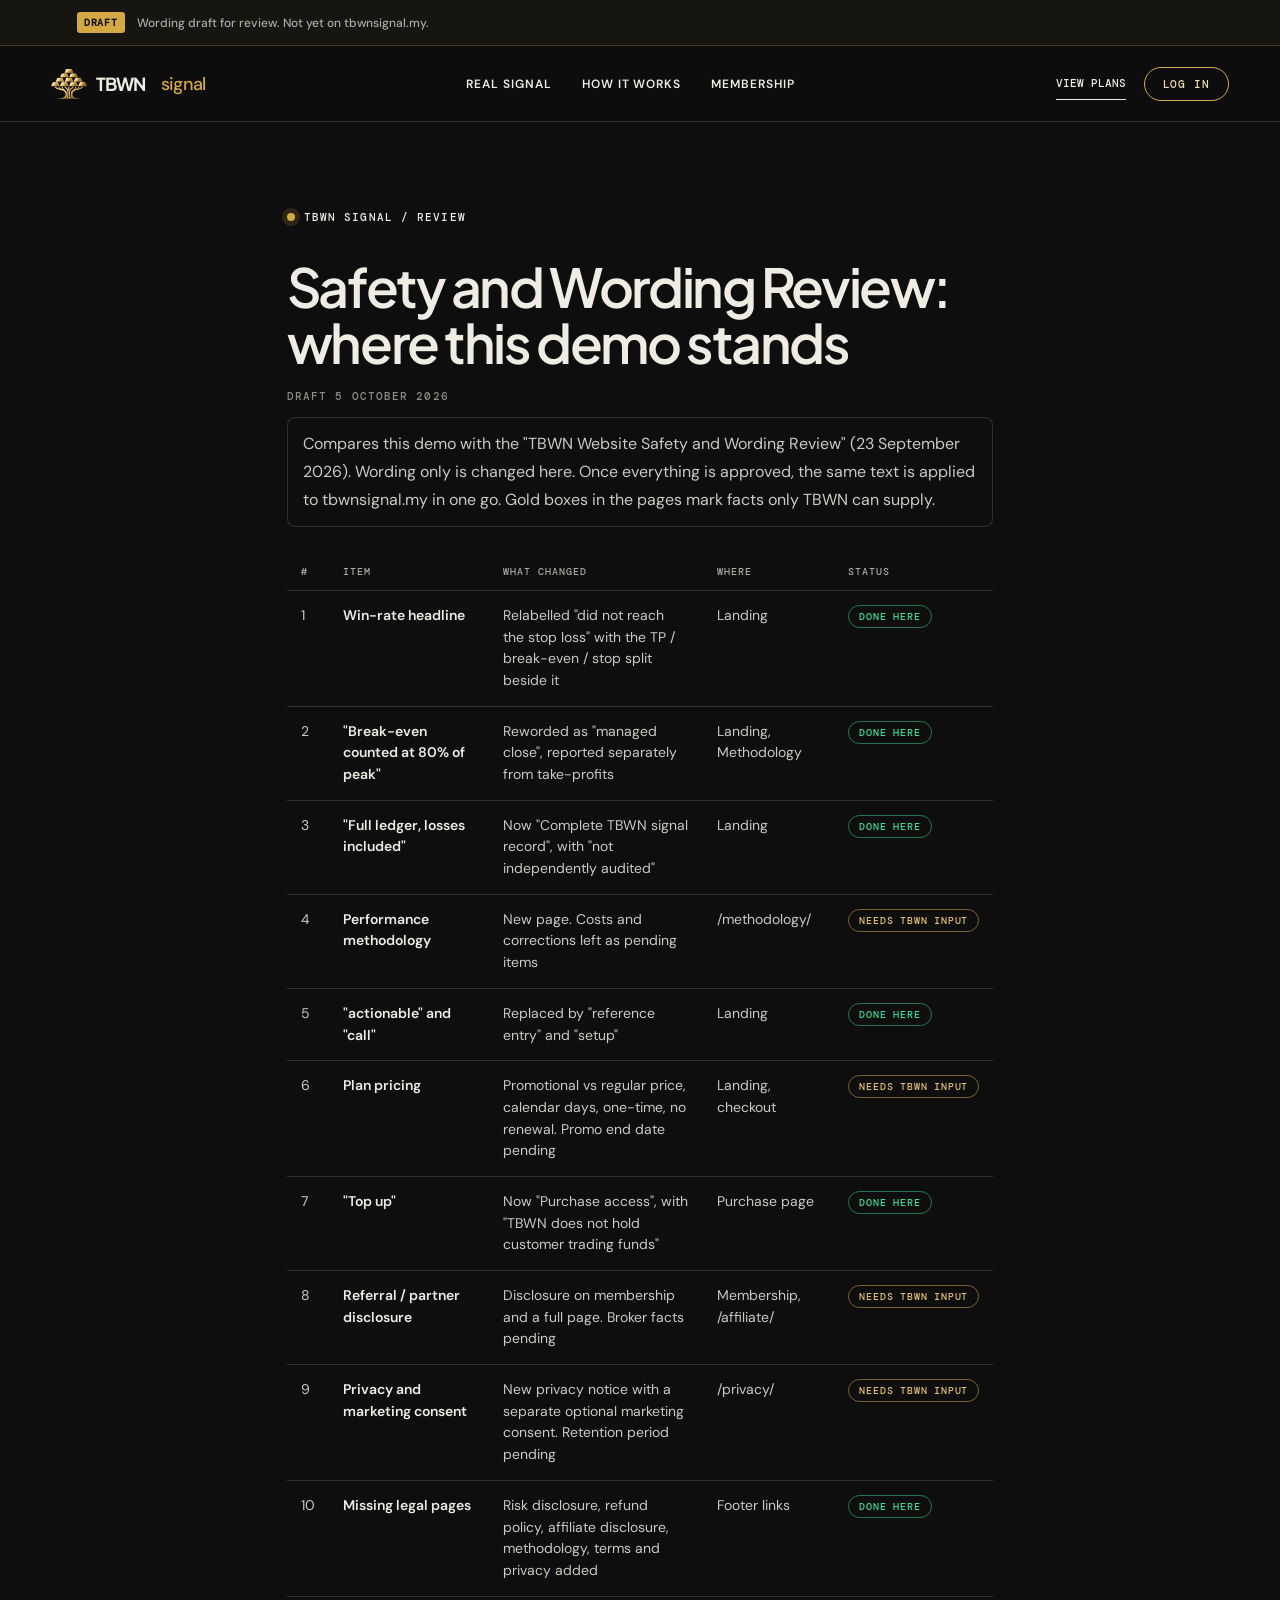
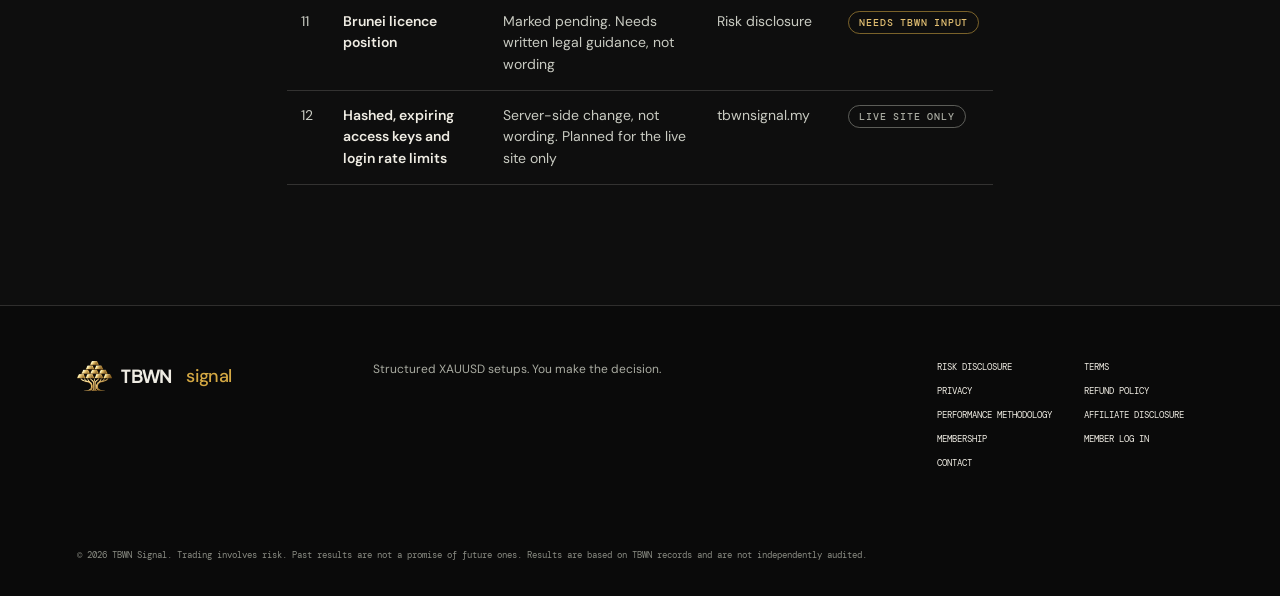
<file: review/index.html>
<!doctype html>
<html lang="en">
<head>
  <meta charset="utf-8">
  <meta name="viewport" content="width=device-width, initial-scale=1">
  <meta name="robots" content="noindex">
  <meta name="description" content="Which items from the Safety and Wording Review this demo now covers.">
  <title>Review Checklist — TBWN Signal</title>
  <link rel="icon" href="/favicon.ico" sizes="any">
  <link rel="icon" href="/favicon-32x32.png" sizes="32x32" type="image/png">
  <link rel="icon" href="/favicon-16x16.png" sizes="16x16" type="image/png">
  <link rel="icon" href="/brand-tab-192.png" sizes="192x192" type="image/png">
  <link rel="apple-touch-icon" href="/apple-touch-icon.png">
  <link rel="manifest" href="/manifest.webmanifest">
  <meta name="theme-color" content="#0f0f0f">
  <link rel="preconnect" href="https://fonts.googleapis.com">
  <link rel="preconnect" href="https://fonts.gstatic.com" crossorigin>
  <link rel="stylesheet" href="https://fonts.googleapis.com/css2?family=DM+Mono:wght@400;500&family=DM+Sans:wght@400;500&family=Newsreader:ital@0;1&family=Plus+Jakarta+Sans:wght@500;600;700&display=swap">
  <link rel="stylesheet" href="../assets/site.css">
</head>
<body>
  <div class="demo-strip"><b>DRAFT</b> <span>Wording draft for review. Not yet on tbwnsignal.my.</span></div>
  <header class="site-header">
    <a class="brand" href="../" aria-label="TBWN home"><img src="../assets/tbwn-logo-nav.png" alt=""> TBWN<span>signal</span></a>
    <nav aria-label="Main navigation">
      <a href="../#signal">Real signal</a><a href="../#process">How it works</a><a href="./">Membership</a>
    </nav>
    <div class="nav-actions">
      <a class="nav-cta" href="../#plans">View plans</a>
      <a class="nav-login" href="../access/">Log in</a>
    </div>
  </header>
  <main class="page legal">
    <div class="eyebrow"><i></i> TBWN SIGNAL / REVIEW</div>
    <h1>Safety and Wording Review: where this demo stands</h1>
    <p class="updated">Draft 5 October 2026</p>
    <p class="draft">Compares this demo with the "TBWN Website Safety and Wording Review" (23 September 2026). Wording only is changed here. Once everything is approved, the same text is applied to tbwnsignal.my in one go. Gold boxes in the pages mark facts only TBWN can supply.</p>
    <div class="rev-wrap"><table class="rev"><thead><tr><th>#</th><th>ITEM</th><th>WHAT CHANGED</th><th>WHERE</th><th>STATUS</th></tr></thead><tbody><tr><td>1</td><td><b>Win-rate headline</b></td><td>Relabelled "did not reach the stop loss" with the TP / break-even / stop split beside it</td><td>Landing</td><td><span class="tag done">Done here</span></td></tr><tr><td>2</td><td><b>"Break-even counted at 80% of peak"</b></td><td>Reworded as "managed close", reported separately from take-profits</td><td>Landing, Methodology</td><td><span class="tag done">Done here</span></td></tr><tr><td>3</td><td><b>"Full ledger, losses included"</b></td><td>Now "Complete TBWN signal record", with "not independently audited"</td><td>Landing</td><td><span class="tag done">Done here</span></td></tr><tr><td>4</td><td><b>Performance methodology</b></td><td>New page. Costs and corrections left as pending items</td><td>/methodology/</td><td><span class="tag input">Needs TBWN input</span></td></tr><tr><td>5</td><td><b>"actionable" and "call"</b></td><td>Replaced by "reference entry" and "setup"</td><td>Landing</td><td><span class="tag done">Done here</span></td></tr><tr><td>6</td><td><b>Plan pricing</b></td><td>Promotional vs regular price, calendar days, one-time, no renewal. Promo end date pending</td><td>Landing, checkout</td><td><span class="tag input">Needs TBWN input</span></td></tr><tr><td>7</td><td><b>"Top up"</b></td><td>Now "Purchase access", with "TBWN does not hold customer trading funds"</td><td>Purchase page</td><td><span class="tag done">Done here</span></td></tr><tr><td>8</td><td><b>Referral / partner disclosure</b></td><td>Disclosure on membership and a full page. Broker facts pending</td><td>Membership, /affiliate/</td><td><span class="tag input">Needs TBWN input</span></td></tr><tr><td>9</td><td><b>Privacy and marketing consent</b></td><td>New privacy notice with a separate optional marketing consent. Retention period pending</td><td>/privacy/</td><td><span class="tag input">Needs TBWN input</span></td></tr><tr><td>10</td><td><b>Missing legal pages</b></td><td>Risk disclosure, refund policy, affiliate disclosure, methodology, terms and privacy added</td><td>Footer links</td><td><span class="tag done">Done here</span></td></tr><tr><td>11</td><td><b>Brunei licence position</b></td><td>Marked pending. Needs written legal guidance, not wording</td><td>Risk disclosure</td><td><span class="tag input">Needs TBWN input</span></td></tr><tr><td>12</td><td><b>Hashed, expiring access keys and login rate limits</b></td><td>Server-side change, not wording. Planned for the live site only</td><td>tbwnsignal.my</td><td><span class="tag later">Live site only</span></td></tr></tbody></table></div>
  </main>
  <footer><a class="brand" href="../"><img src="../assets/tbwn-logo-nav.png" alt=""> TBWN<span>signal</span></a><p>Structured XAUUSD setups. You make the decision.</p><div><a href="../risk/">Risk disclosure</a><a href="../terms/">Terms</a><a href="../privacy/">Privacy</a><a href="../refund/">Refund policy</a><a href="../methodology/">Performance methodology</a><a href="../affiliate/">Affiliate disclosure</a><a href="../membership/">Membership</a><a href="../access/">Member log in</a><a href="mailto:support@tbwnsignal.my">Contact</a></div><small>© 2026 TBWN Signal. Trading involves risk. Past results are not a promise of future ones. Results are based on TBWN records and are not independently audited.</small></footer>
</body>
</html>
</file>
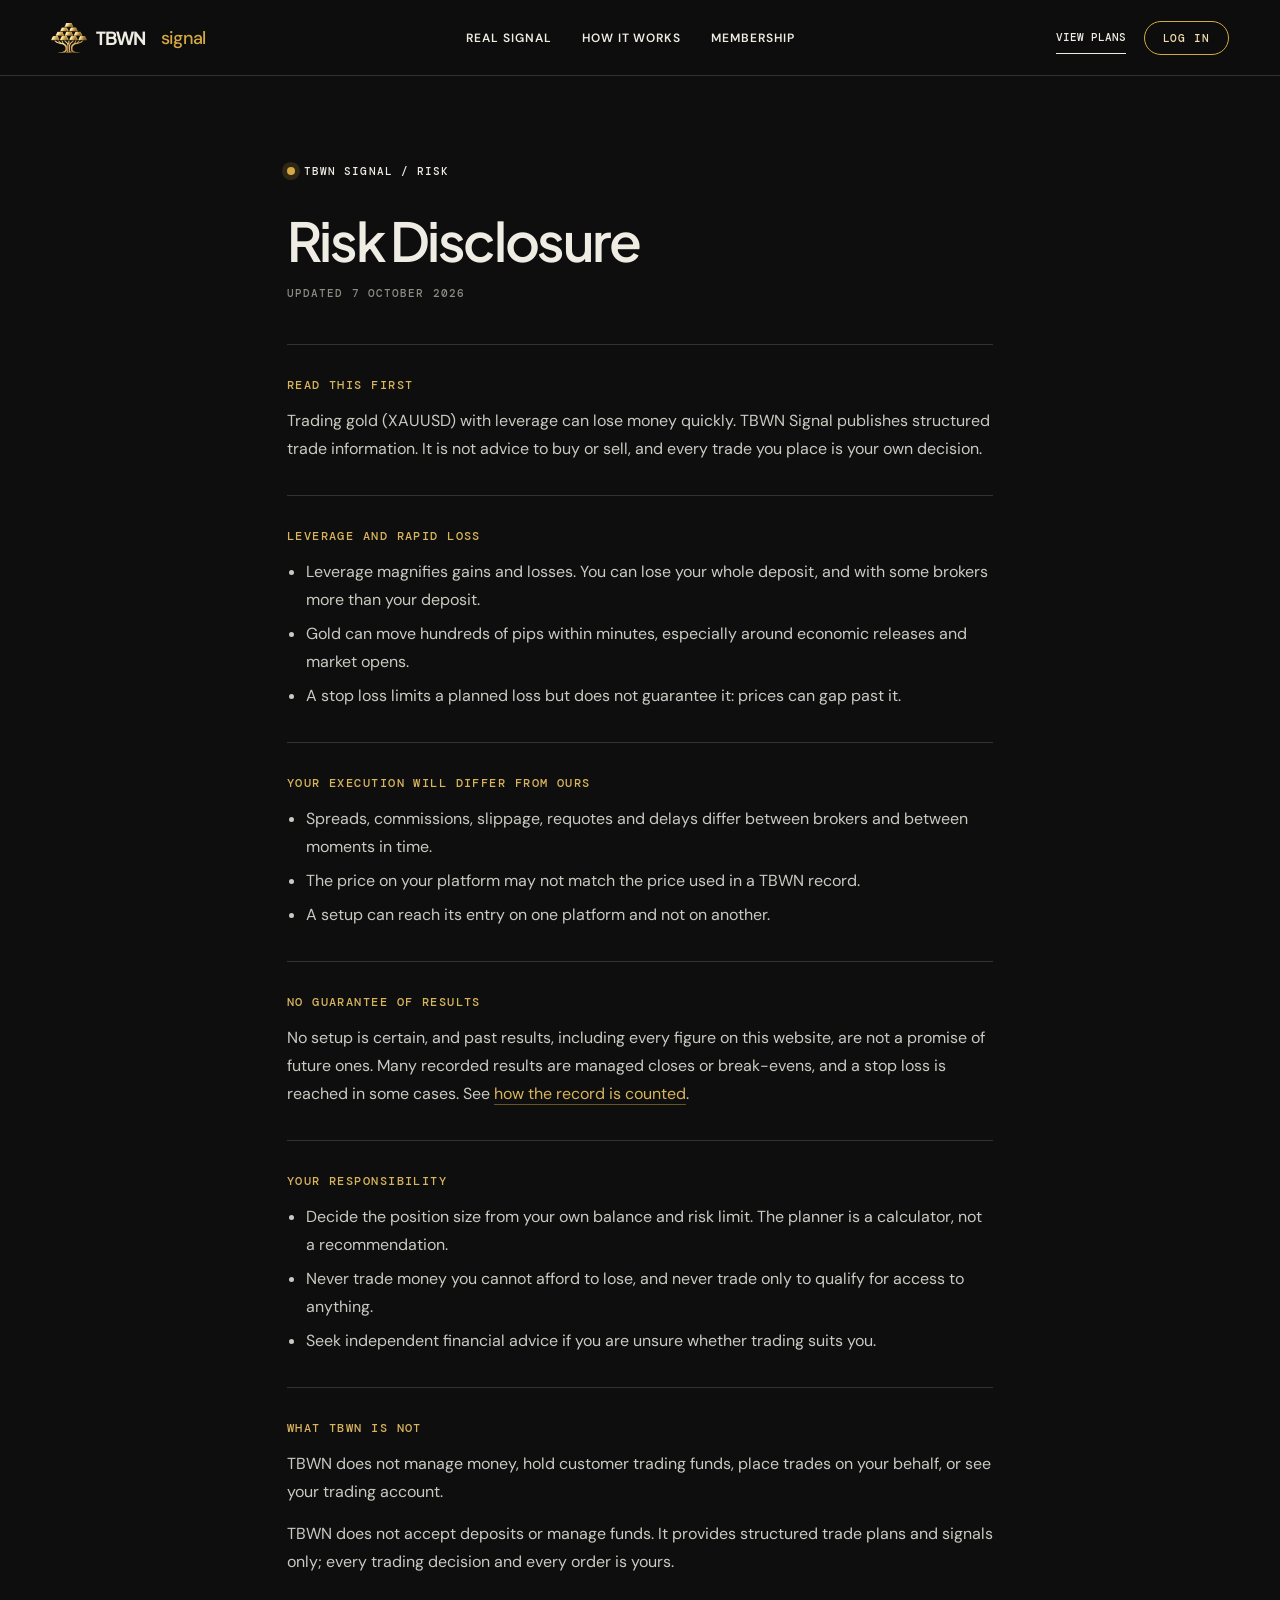
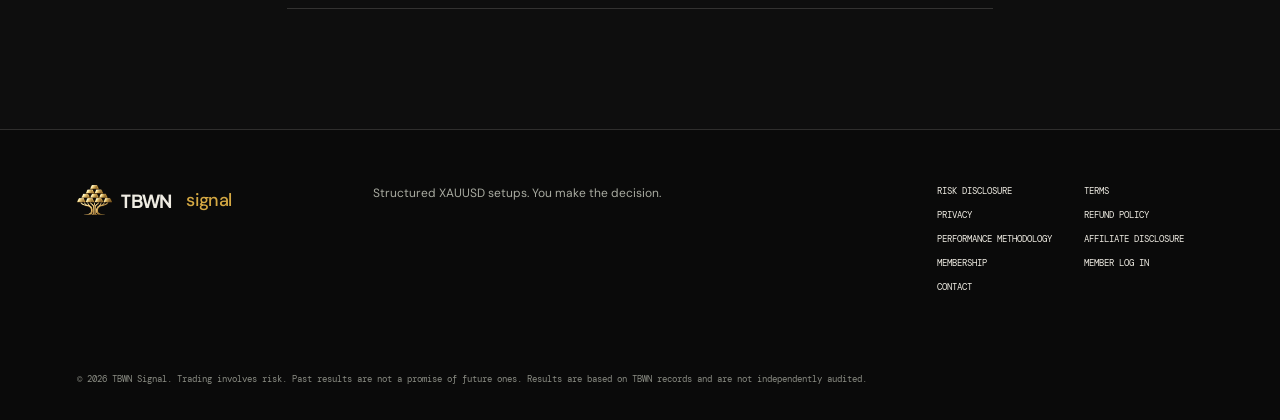
<file: risk/index.html>
<!doctype html>
<html lang="en">
<head>
  <meta charset="utf-8">
  <meta name="viewport" content="width=device-width, initial-scale=1">
  <meta name="robots" content="noindex">
  <meta name="description" content="The risks of trading gold and of using TBWN Signal.">
  <title>Risk Disclosure — TBWN Signal</title>
  <link rel="icon" href="/favicon.ico" sizes="any">
  <link rel="icon" href="/favicon-32x32.png" sizes="32x32" type="image/png">
  <link rel="icon" href="/favicon-16x16.png" sizes="16x16" type="image/png">
  <link rel="icon" href="/brand-tab-192.png" sizes="192x192" type="image/png">
  <link rel="apple-touch-icon" href="/apple-touch-icon.png">
  <link rel="manifest" href="/manifest.webmanifest">
  <meta name="theme-color" content="#0f0f0f">
  <link rel="preconnect" href="https://fonts.googleapis.com">
  <link rel="preconnect" href="https://fonts.gstatic.com" crossorigin>
  <link rel="stylesheet" href="https://fonts.googleapis.com/css2?family=DM+Mono:wght@400;500&family=DM+Sans:wght@400;500&family=Newsreader:ital@0;1&family=Plus+Jakarta+Sans:wght@500;600;700&display=swap">
  <link rel="stylesheet" href="../assets/site.css">
</head>
<body>
  <header class="site-header">
    <a class="brand" href="../" aria-label="TBWN home"><img src="../assets/tbwn-logo-nav.png" alt=""> TBWN<span>signal</span></a>
    <nav aria-label="Main navigation">
      <a href="../#signal">Real signal</a><a href="../#process">How it works</a><a href="./">Membership</a>
    </nav>
    <div class="nav-actions">
      <a class="nav-cta" href="../#plans">View plans</a>
      <a class="nav-login" href="../access/">Log in</a>
    </div>
  </header>
  <main class="page legal">
    <div class="eyebrow"><i></i> TBWN SIGNAL / RISK</div>
    <h1>Risk Disclosure</h1>
    <p class="updated">Updated 7 October 2026</p>
    
    <div class="body">
      <section><h2>Read this first</h2><p>Trading gold (XAUUSD) with leverage can lose money quickly. TBWN Signal publishes structured trade information. It is not advice to buy or sell, and every trade you place is your own decision.</p></section>
      <section><h2>Leverage and rapid loss</h2><ul><li>Leverage magnifies gains and losses. You can lose your whole deposit, and with some brokers more than your deposit.</li><li>Gold can move hundreds of pips within minutes, especially around economic releases and market opens.</li><li>A stop loss limits a planned loss but does not guarantee it: prices can gap past it.</li></ul></section>
      <section><h2>Your execution will differ from ours</h2><ul><li>Spreads, commissions, slippage, requotes and delays differ between brokers and between moments in time.</li><li>The price on your platform may not match the price used in a TBWN record.</li><li>A setup can reach its entry on one platform and not on another.</li></ul></section>
      <section><h2>No guarantee of results</h2><p>No setup is certain, and past results, including every figure on this website, are not a promise of future ones. Many recorded results are managed closes or break-evens, and a stop loss is reached in some cases. See <a href="../methodology/">how the record is counted</a>.</p></section>
      <section><h2>Your responsibility</h2><ul><li>Decide the position size from your own balance and risk limit. The planner is a calculator, not a recommendation.</li><li>Never trade money you cannot afford to lose, and never trade only to qualify for access to anything.</li><li>Seek independent financial advice if you are unsure whether trading suits you.</li></ul></section>
      <section><h2>What TBWN is not</h2><p>TBWN does not manage money, hold customer trading funds, place trades on your behalf, or see your trading account.</p><p>TBWN does not accept deposits or manage funds. It provides structured trade plans and signals only; every trading decision and every order is yours.</p></section>
    </div>
  </main>
  <footer><a class="brand" href="../"><img src="../assets/tbwn-logo-nav.png" alt=""> TBWN<span>signal</span></a><p>Structured XAUUSD setups. You make the decision.</p><div><a href="../risk/">Risk disclosure</a><a href="../terms/">Terms</a><a href="../privacy/">Privacy</a><a href="../refund/">Refund policy</a><a href="../methodology/">Performance methodology</a><a href="../affiliate/">Affiliate disclosure</a><a href="../membership/">Membership</a><a href="../access/">Member log in</a><a href="mailto:support@tbwnsignal.my">Contact</a></div><small>© 2026 TBWN Signal. Trading involves risk. Past results are not a promise of future ones. Results are based on TBWN records and are not independently audited.</small></footer>
</body>
</html>
</file>
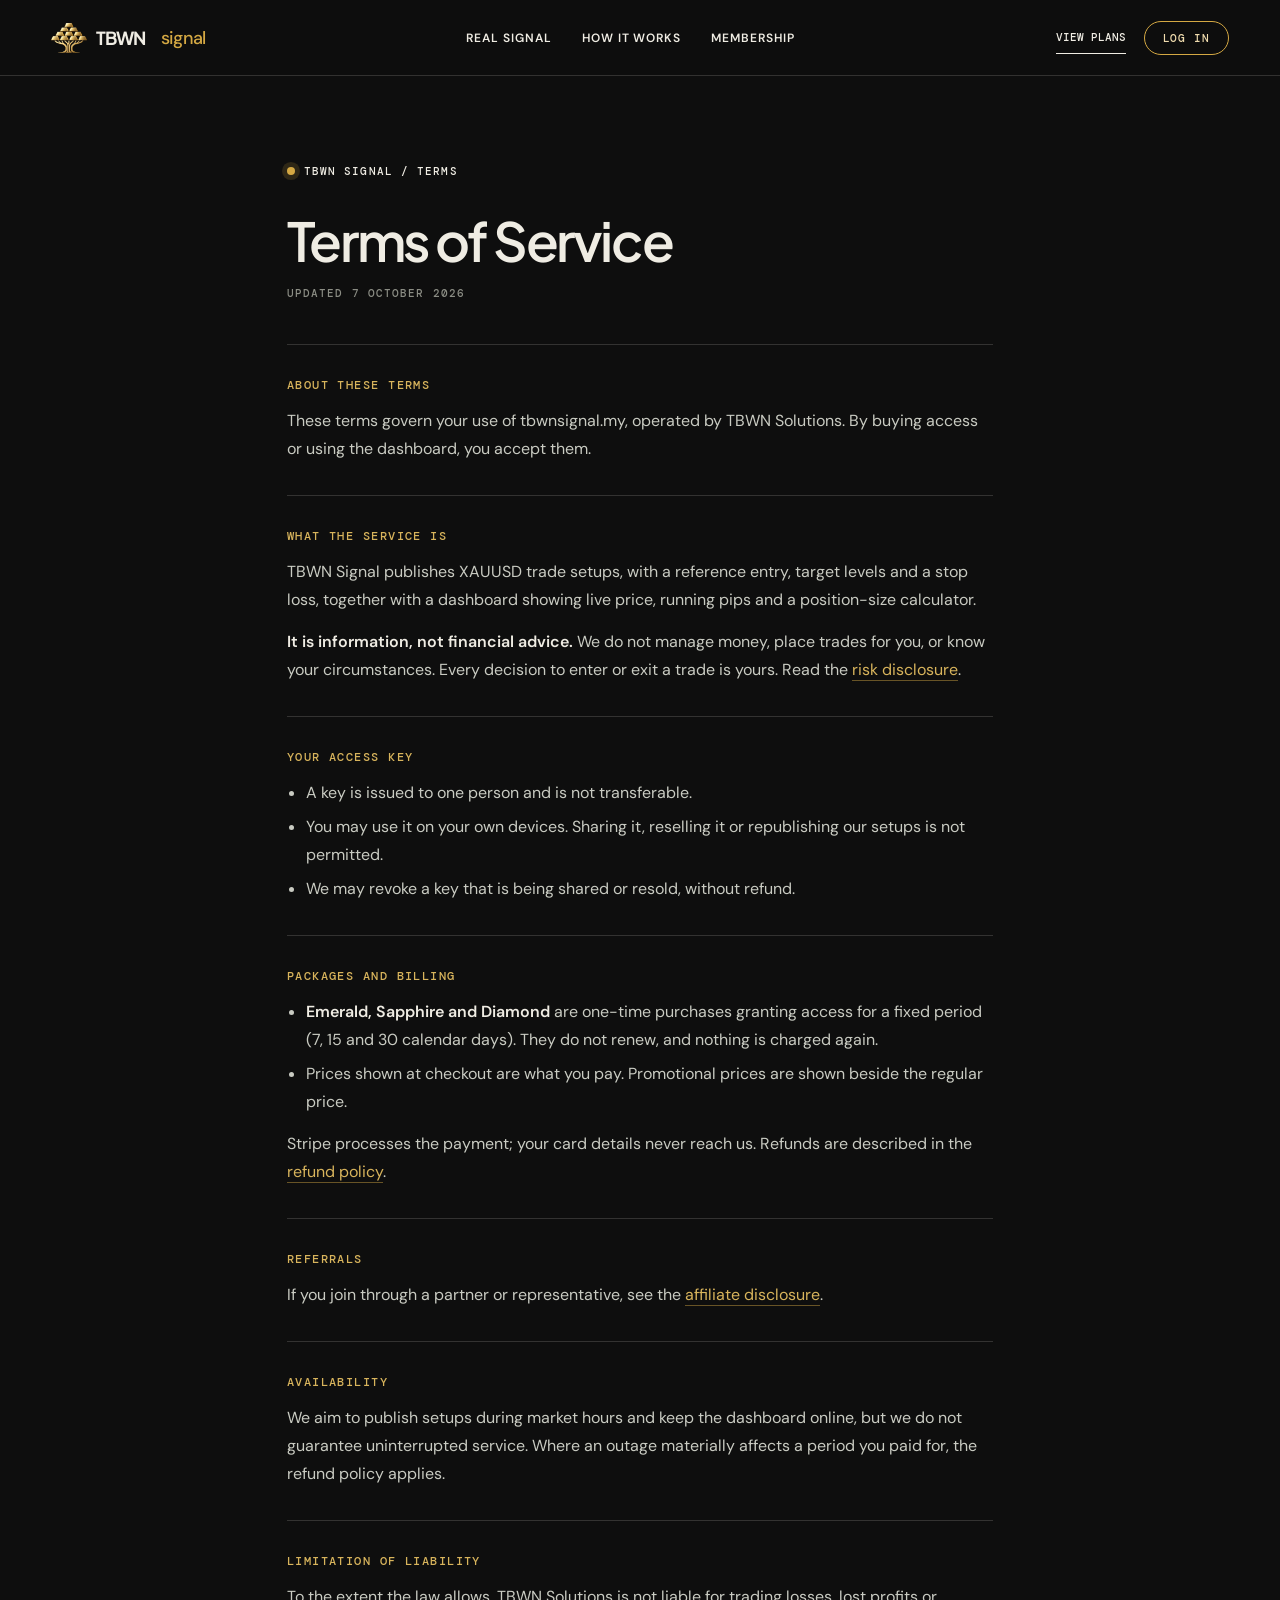
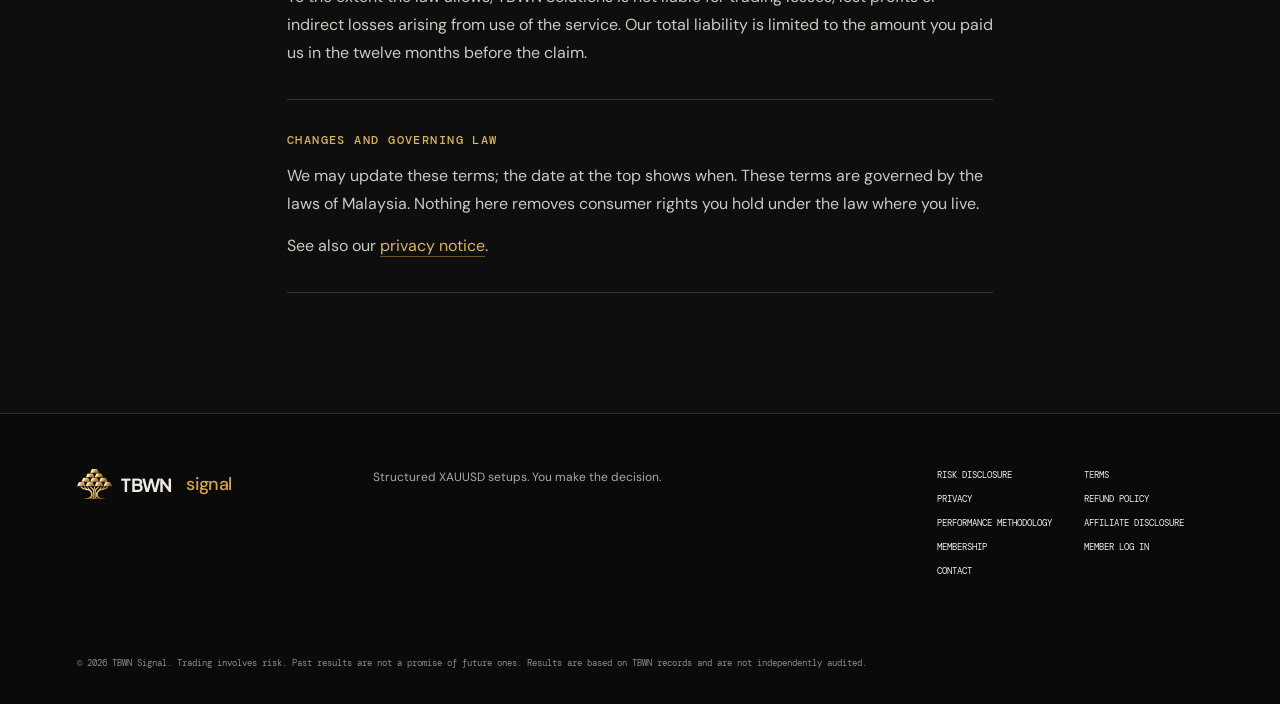
<file: terms/index.html>
<!doctype html>
<html lang="en">
<head>
  <meta charset="utf-8">
  <meta name="viewport" content="width=device-width, initial-scale=1">
  <meta name="robots" content="noindex">
  <meta name="description" content="The terms covering TBWN Signal access keys, packages, billing and refunds.">
  <title>Terms of Service — TBWN Signal</title>
  <link rel="icon" href="/favicon.ico" sizes="any">
  <link rel="icon" href="/favicon-32x32.png" sizes="32x32" type="image/png">
  <link rel="icon" href="/favicon-16x16.png" sizes="16x16" type="image/png">
  <link rel="icon" href="/brand-tab-192.png" sizes="192x192" type="image/png">
  <link rel="apple-touch-icon" href="/apple-touch-icon.png">
  <link rel="manifest" href="/manifest.webmanifest">
  <meta name="theme-color" content="#0f0f0f">
  <link rel="preconnect" href="https://fonts.googleapis.com">
  <link rel="preconnect" href="https://fonts.gstatic.com" crossorigin>
  <link rel="stylesheet" href="https://fonts.googleapis.com/css2?family=DM+Mono:wght@400;500&family=DM+Sans:wght@400;500&family=Newsreader:ital@0;1&family=Plus+Jakarta+Sans:wght@500;600;700&display=swap">
  <link rel="stylesheet" href="../assets/site.css">
</head>
<body>
  <header class="site-header">
    <a class="brand" href="../" aria-label="TBWN home"><img src="../assets/tbwn-logo-nav.png" alt=""> TBWN<span>signal</span></a>
    <nav aria-label="Main navigation">
      <a href="../#signal">Real signal</a><a href="../#process">How it works</a><a href="./">Membership</a>
    </nav>
    <div class="nav-actions">
      <a class="nav-cta" href="../#plans">View plans</a>
      <a class="nav-login" href="../access/">Log in</a>
    </div>
  </header>
  <main class="page legal">
    <div class="eyebrow"><i></i> TBWN SIGNAL / TERMS</div>
    <h1>Terms of Service</h1>
    <p class="updated">Updated 7 October 2026</p>
    
    <div class="body">
      <section><h2>About these terms</h2><p>These terms govern your use of tbwnsignal.my, operated by TBWN Solutions. By buying access or using the dashboard, you accept them.</p></section>
      <section><h2>What the service is</h2><p>TBWN Signal publishes XAUUSD trade setups, with a reference entry, target levels and a stop loss, together with a dashboard showing live price, running pips and a position-size calculator.</p><p><b>It is information, not financial advice.</b> We do not manage money, place trades for you, or know your circumstances. Every decision to enter or exit a trade is yours. Read the <a href="../risk/">risk disclosure</a>.</p></section>
      <section><h2>Your access key</h2><ul><li>A key is issued to one person and is not transferable.</li><li>You may use it on your own devices. Sharing it, reselling it or republishing our setups is not permitted.</li><li>We may revoke a key that is being shared or resold, without refund.</li></ul></section>
      <section><h2>Packages and billing</h2><ul><li><b>Emerald, Sapphire and Diamond</b> are one-time purchases granting access for a fixed period (7, 15 and 30 calendar days). They do not renew, and nothing is charged again.</li><li>Prices shown at checkout are what you pay. Promotional prices are shown beside the regular price.</li></ul><p>Stripe processes the payment; your card details never reach us. Refunds are described in the <a href="../refund/">refund policy</a>.</p></section>
      <section><h2>Referrals</h2><p>If you join through a partner or representative, see the <a href="../affiliate/">affiliate disclosure</a>.</p></section>
      <section><h2>Availability</h2><p>We aim to publish setups during market hours and keep the dashboard online, but we do not guarantee uninterrupted service. Where an outage materially affects a period you paid for, the refund policy applies.</p></section>
      <section><h2>Limitation of liability</h2><p>To the extent the law allows, TBWN Solutions is not liable for trading losses, lost profits or indirect losses arising from use of the service. Our total liability is limited to the amount you paid us in the twelve months before the claim.</p></section>
      <section><h2>Changes and governing law</h2><p>We may update these terms; the date at the top shows when. These terms are governed by the laws of Malaysia. Nothing here removes consumer rights you hold under the law where you live.</p><p>See also our <a href="../privacy/">privacy notice</a>.</p></section>
    </div>
  </main>
  <footer><a class="brand" href="../"><img src="../assets/tbwn-logo-nav.png" alt=""> TBWN<span>signal</span></a><p>Structured XAUUSD setups. You make the decision.</p><div><a href="../risk/">Risk disclosure</a><a href="../terms/">Terms</a><a href="../privacy/">Privacy</a><a href="../refund/">Refund policy</a><a href="../methodology/">Performance methodology</a><a href="../affiliate/">Affiliate disclosure</a><a href="../membership/">Membership</a><a href="../access/">Member log in</a><a href="mailto:support@tbwnsignal.my">Contact</a></div><small>© 2026 TBWN Signal. Trading involves risk. Past results are not a promise of future ones. Results are based on TBWN records and are not independently audited.</small></footer>
</body>
</html>
</file>
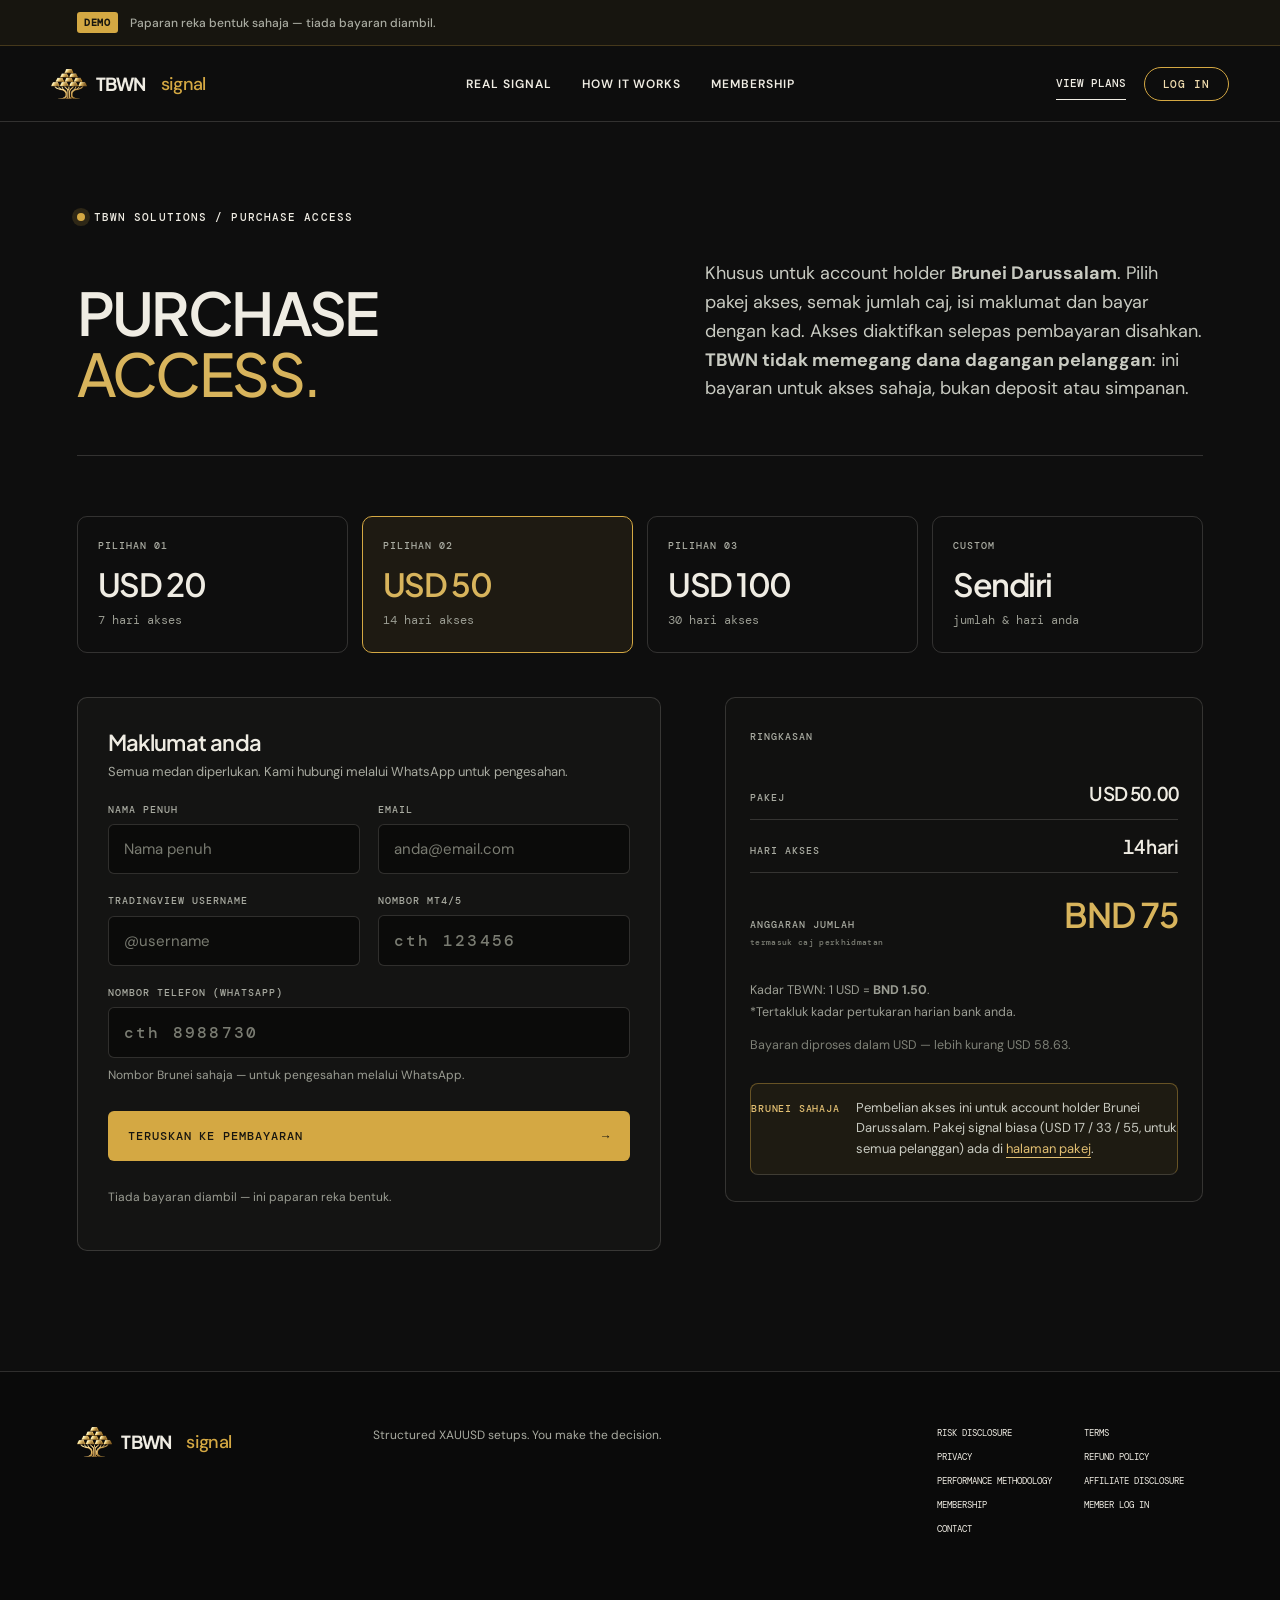
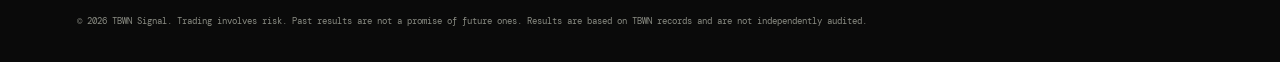
<file: topup/index.html>
<!doctype html>
<html lang="ms">
<head>
  <meta charset="utf-8">
  <meta name="viewport" content="width=device-width, initial-scale=1">
  <meta name="robots" content="noindex">
  <meta name="description" content="Beli akses TBWN untuk account holder Brunei Darussalam.">
  <title>Purchase Access — TBWN Signal</title>
  <link rel="icon" href="/favicon.ico" sizes="any">
  <link rel="icon" href="/favicon-32x32.png" sizes="32x32" type="image/png">
  <link rel="icon" href="/favicon-16x16.png" sizes="16x16" type="image/png">
  <link rel="icon" href="/brand-tab-192.png" sizes="192x192" type="image/png">
  <link rel="apple-touch-icon" href="/apple-touch-icon.png">
  <link rel="manifest" href="/manifest.webmanifest">
  <meta name="theme-color" content="#0f0f0f">
  <link rel="preconnect" href="https://fonts.googleapis.com">
  <link rel="preconnect" href="https://fonts.gstatic.com" crossorigin>
  <link rel="stylesheet" href="https://fonts.googleapis.com/css2?family=DM+Mono:wght@400;500&family=DM+Sans:wght@400;500&family=Newsreader:ital@0;1&family=Plus+Jakarta+Sans:wght@500;600;700&display=swap">
  <link rel="stylesheet" href="../assets/site.css">
<style>
.tiers{display:grid;grid-template-columns:repeat(4,1fr);gap:14px;margin-top:60px}
.tier{text-align:left;border:1px solid var(--line);border-radius:10px;padding:22px 20px 24px;background:transparent;color:#efece3;cursor:pointer;transition:border-color .16s ease,background .16s ease}
.tier:hover{border-color:rgba(212,168,67,.55)}
.tier[aria-pressed=true]{border-color:#d4a843;background:rgba(212,168,67,.08)}
.tier b{display:block;font:500 10px DM Mono,monospace;letter-spacing:.1em;color:#a9aba1}
.tier strong{display:block;margin-top:12px;font-family:'Plus Jakarta Sans',sans-serif;font-size:32px;font-weight:600;letter-spacing:-.045em}
.tier[aria-pressed=true] strong{color:#d8b45c}
.tier small{display:block;margin-top:8px;font:400 12px DM Mono,monospace;color:#9b9d93}
.topup{display:grid;grid-template-columns:1.1fr .9fr;gap:5vw;margin-top:44px;align-items:start}
.two{display:grid;grid-template-columns:1fr 1fr;gap:18px}
.bill{border:1px solid var(--line);border-radius:10px;padding:26px 24px;background:#111110;position:sticky;top:96px}
.bill>span{font:500 10px DM Mono,monospace;letter-spacing:.1em;color:#a9aba1}
.bill div{display:flex;justify-content:space-between;align-items:baseline;gap:16px;padding:14px 0;border-bottom:1px solid var(--line)}
.bill dt{font:500 10px DM Mono,monospace;letter-spacing:.1em;color:#a9aba1}
.bill dd{margin:0;font-family:'Plus Jakarta Sans',sans-serif;font-size:19px;font-weight:600;letter-spacing:-.03em;font-variant-numeric:tabular-nums}
.bill .total{border-bottom:0;padding-top:20px}
.bill .total dd{font-size:34px;color:#d8b45c}
.bill .total dt small{display:block;margin-top:6px;letter-spacing:.04em;color:#7e8076}
.bill .proc{margin-top:8px;color:#7e8076}
.bill dl{margin:22px 0 0}
.rate{margin-top:18px;font-size:12.5px;line-height:1.7;color:#9b9d93}
.brunei{display:flex;gap:11px;align-items:flex-start;margin-top:26px;border:1px solid rgba(212,168,67,.4);background:rgba(212,168,67,.07);border-radius:8px;padding:15px 17px}
.brunei b{font:500 10px DM Mono,monospace;letter-spacing:.08em;color:#e2bf72;white-space:nowrap}
.brunei span{font-size:13px;line-height:1.6;color:#c9cbc2}
.done{border:1px solid rgba(61,220,151,.45);background:rgba(61,220,151,.07);border-radius:10px;padding:34px 30px}
.done>span{font:500 10px DM Mono,monospace;letter-spacing:.1em;color:#3ddc97}
.done h2{font-family:'Plus Jakarta Sans',sans-serif;font-size:30px;letter-spacing:-.04em;font-weight:600;margin:14px 0 4px}
.done p{color:#c9cbc2;line-height:1.7;max-width:580px}
@media(max-width:900px){.tiers{grid-template-columns:1fr 1fr}.topup{grid-template-columns:1fr;gap:34px}.bill{position:static}.two{grid-template-columns:1fr}}
@media(max-width:600px){.tier{padding:18px 16px 20px}.tier strong{font-size:27px}.bill{padding:22px 18px}.bill .total dd{font-size:29px}.tiers{margin-top:46px;gap:12px}}
</style>
</head>
<body>
  <div class="demo-strip"><b>DEMO</b> <span>Paparan reka bentuk sahaja — tiada bayaran diambil.</span></div>
  <header class="site-header">
    <a class="brand" href="../" aria-label="TBWN home"><img src="../assets/tbwn-logo-nav.png" alt=""> TBWN<span>signal</span></a>
    <nav aria-label="Main navigation">
      <a href="../#signal">Real signal</a><a href="../#process">How it works</a><a href="../membership/">Membership</a>
    </nav>
    <div class="nav-actions">
      <a class="nav-cta" href="../#plans">View plans</a>
      <a class="nav-login" href="../access/">Log in</a>
    </div>
  </header>

  <main class="page">
    <div class="page-head">
      <div>
        <div class="eyebrow"><i></i> TBWN SOLUTIONS / PURCHASE ACCESS</div>
        <h1>PURCHASE<br><em>ACCESS.</em></h1>
      </div>
      <p>Khusus untuk account holder <b>Brunei Darussalam</b>. Pilih pakej akses, semak jumlah caj, isi maklumat dan bayar dengan kad. Akses diaktifkan selepas pembayaran disahkan. <b>TBWN tidak memegang dana dagangan pelanggan</b>: ini bayaran untuk akses sahaja, bukan deposit atau simpanan.</p>
    </div>

    <section id="order">
      <div class="tiers" role="group" aria-label="Pilih jumlah top up">
        <button class="tier" type="button" data-tier="t20"  data-amount="20"  data-days="7"  aria-pressed="false"><b>PILIHAN 01</b><strong>USD 20</strong><small>7 hari akses</small></button>
        <button class="tier" type="button" data-tier="t50"  data-amount="50"  data-days="14" aria-pressed="true"><b>PILIHAN 02</b><strong>USD 50</strong><small>14 hari akses</small></button>
        <button class="tier" type="button" data-tier="t100" data-amount="100" data-days="30" aria-pressed="false"><b>PILIHAN 03</b><strong>USD 100</strong><small>30 hari akses</small></button>
        <button class="tier" type="button" data-tier="custom" aria-pressed="false"><b>CUSTOM</b><strong>Sendiri</strong><small>jumlah &amp; hari anda</small></button>
      </div>

      <div class="topup">
        <form class="card" id="form">
          <h2>Maklumat anda</h2>
          <p>Semua medan diperlukan. Kami hubungi melalui WhatsApp untuk pengesahan.</p>

          <div class="two" id="customFields" hidden>
            <div class="field"><label for="amt">Jumlah (USD)</label><input class="mono" id="amt" type="number" min="1" placeholder="cth 75"></div>
            <div class="field"><label for="days">Hari akses</label><input class="mono" id="days" type="number" min="1" placeholder="cth 21"></div>
          </div>

          <div class="two">
            <div class="field"><label for="name">Nama penuh</label><input id="name" placeholder="Nama penuh" autocomplete="name"></div>
            <div class="field"><label for="email">Email</label><input id="email" type="email" placeholder="anda@email.com" autocomplete="email"></div>
          </div>
          <div class="two">
            <div class="field"><label for="tv">TradingView username</label><input id="tv" placeholder="@username"></div>
            <div class="field"><label for="mt5">Nombor MT4/5</label><input class="mono" id="mt5" placeholder="cth 123456"></div>
          </div>
          <div class="field">
            <label for="phone">Nombor telefon (WhatsApp)</label>
            <input class="mono" id="phone" placeholder="cth 8988730" inputmode="tel">
            <small class="hint">Nombor Brunei sahaja — untuk pengesahan melalui WhatsApp.</small>
          </div>

          <button class="btn-gold" type="submit">Teruskan ke pembayaran <span>→</span></button>
          <p class="note" id="msg">Tiada bayaran diambil — ini paparan reka bentuk.</p>
        </form>

        <aside class="bill">
          <span>RINGKASAN</span>
          <dl>
            <div><dt>PAKEJ</dt><dd id="pkg">USD 50</dd></div>
            <div><dt>HARI AKSES</dt><dd id="pkgDays">14 hari</dd></div>
            <div class="total"><dt>ANGGARAN JUMLAH<small>termasuk caj perkhidmatan</small></dt><dd id="total">BND 75</dd></div>
          </dl>
          <p class="rate">Kadar TBWN: 1 USD = <b>BND 1.50</b>.<br>*Tertakluk kadar pertukaran harian bank anda.</p>
          <p class="rate proc" id="inusd">Bayaran diproses dalam USD — lebih kurang USD 58.63.</p>
          <div class="brunei"><b>BRUNEI SAHAJA</b><span>Pembelian akses ini untuk account holder Brunei Darussalam. Pakej signal biasa (USD 17 / 33 / 55, untuk semua pelanggan) ada di <a href="../#plans" style="border-bottom:1px solid;color:#e2bf72">halaman pakej</a>.</span></div>
        </aside>
      </div>
    </section>

    <section id="done" class="done" hidden>
      <span>PERMOHONAN DITERIMA</span>
      <h2>Kami dah terima pesanan anda.</h2>
      <p>Selepas pembayaran disahkan, akses diaktifkan dan kami hantar pengesahan ke email anda. Kalau ada apa-apa perlu disemak, kami WhatsApp nombor yang anda beri.</p>
      <div class="inline-links"><a href="../">Kembali ke laman utama →</a><a href="#" id="again">Buat pesanan lain</a></div>
    </section>
  </main>

  <footer><a class="brand" href="../"><img src="../assets/tbwn-logo-nav.png" alt=""> TBWN<span>signal</span></a><p>Structured XAUUSD setups. You make the decision.</p><div><a href="../risk/">Risk disclosure</a><a href="../terms/">Terms</a><a href="../privacy/">Privacy</a><a href="../refund/">Refund policy</a><a href="../methodology/">Performance methodology</a><a href="../affiliate/">Affiliate disclosure</a><a href="../membership/">Membership</a><a href="../access/">Member log in</a><a href="mailto:support@tbwnsignal.my">Contact</a></div><small>© 2026 TBWN Signal. Trading involves risk. Past results are not a promise of future ones. Results are based on TBWN records and are not independently audited.</small></footer>

<script>
// Kadar jualan TBWN: 1 USD deposit = BND 1.50, dikenakan SEKALI atas harga
// pakej. Caj perkhidmatan sudah ada DALAM kadar itu — jangan tambah markup
// berasingan di atasnya, itu mengenakan dua kali (Snid, 24 Sep 2026).
// Kad tetap dicaj dalam USD; nilai USD diterbitkan semula daripada BND supaya
// yang dipapar dan yang dicaj sentiasa jumlah yang sama.
const SELL_BND = 1.5;      // kadar jualan, BND per USD deposit
const USD_BND  = 1.2793;   // kadar pasaran USD->BND, untuk anggar USD dicaj
const usd = (n) => 'USD ' + n.toLocaleString('en-US', { minimumFractionDigits: 2, maximumFractionDigits: 2 });

const tiers = document.querySelectorAll('.tier');
const customFields = document.getElementById('customFields');
let tier = 't50';

const readOrder = () => {
  if (tier === 'custom') {
    return { amount: Number(document.getElementById('amt').value) || 0, days: Math.round(Number(document.getElementById('days').value) || 0) };
  }
  const btn = document.querySelector('.tier[data-tier="' + tier + '"]');
  return { amount: Number(btn.dataset.amount), days: Number(btn.dataset.days) };
};

const render = () => {
  const { amount, days } = readOrder();
  const totalBnd = amount * SELL_BND;        // harga pelanggan, dalam BND
  const chargedUsd = totalBnd / USD_BND;     // jumlah sama, dalam USD yang Stripe caj
  document.getElementById('pkg').textContent = amount ? usd(amount) : '—';
  document.getElementById('pkgDays').textContent = days ? days + ' hari' : '—';
  document.getElementById('total').textContent = amount
    ? 'BND ' + Math.round(totalBnd).toLocaleString('en-US') : '—';
  document.getElementById('inusd').textContent = amount
    ? 'Bayaran diproses dalam USD — lebih kurang ' + usd(chargedUsd) + '.' : '';
};

tiers.forEach((btn) => {
  btn.addEventListener('click', () => {
    tier = btn.dataset.tier;
    tiers.forEach((b) => b.setAttribute('aria-pressed', String(b === btn)));
    customFields.hidden = tier !== 'custom';
    if (tier === 'custom') document.getElementById('amt').focus();
    render();
  });
});
document.getElementById('amt').addEventListener('input', render);
document.getElementById('days').addEventListener('input', render);
render();

const order = document.getElementById('order');
const done = document.getElementById('done');
document.getElementById('form').addEventListener('submit', (e) => {
  e.preventDefault();
  const { amount, days } = readOrder();
  if (!amount || !days) { document.getElementById('msg').textContent = 'Masukkan jumlah (min USD 1) & bilangan hari yang sah.'; return; }
  order.hidden = true; done.hidden = false; window.scrollTo({ top: 0 });
});
document.getElementById('again').addEventListener('click', (e) => { e.preventDefault(); done.hidden = true; order.hidden = false; });
</script>
</body>
</html>
</file>
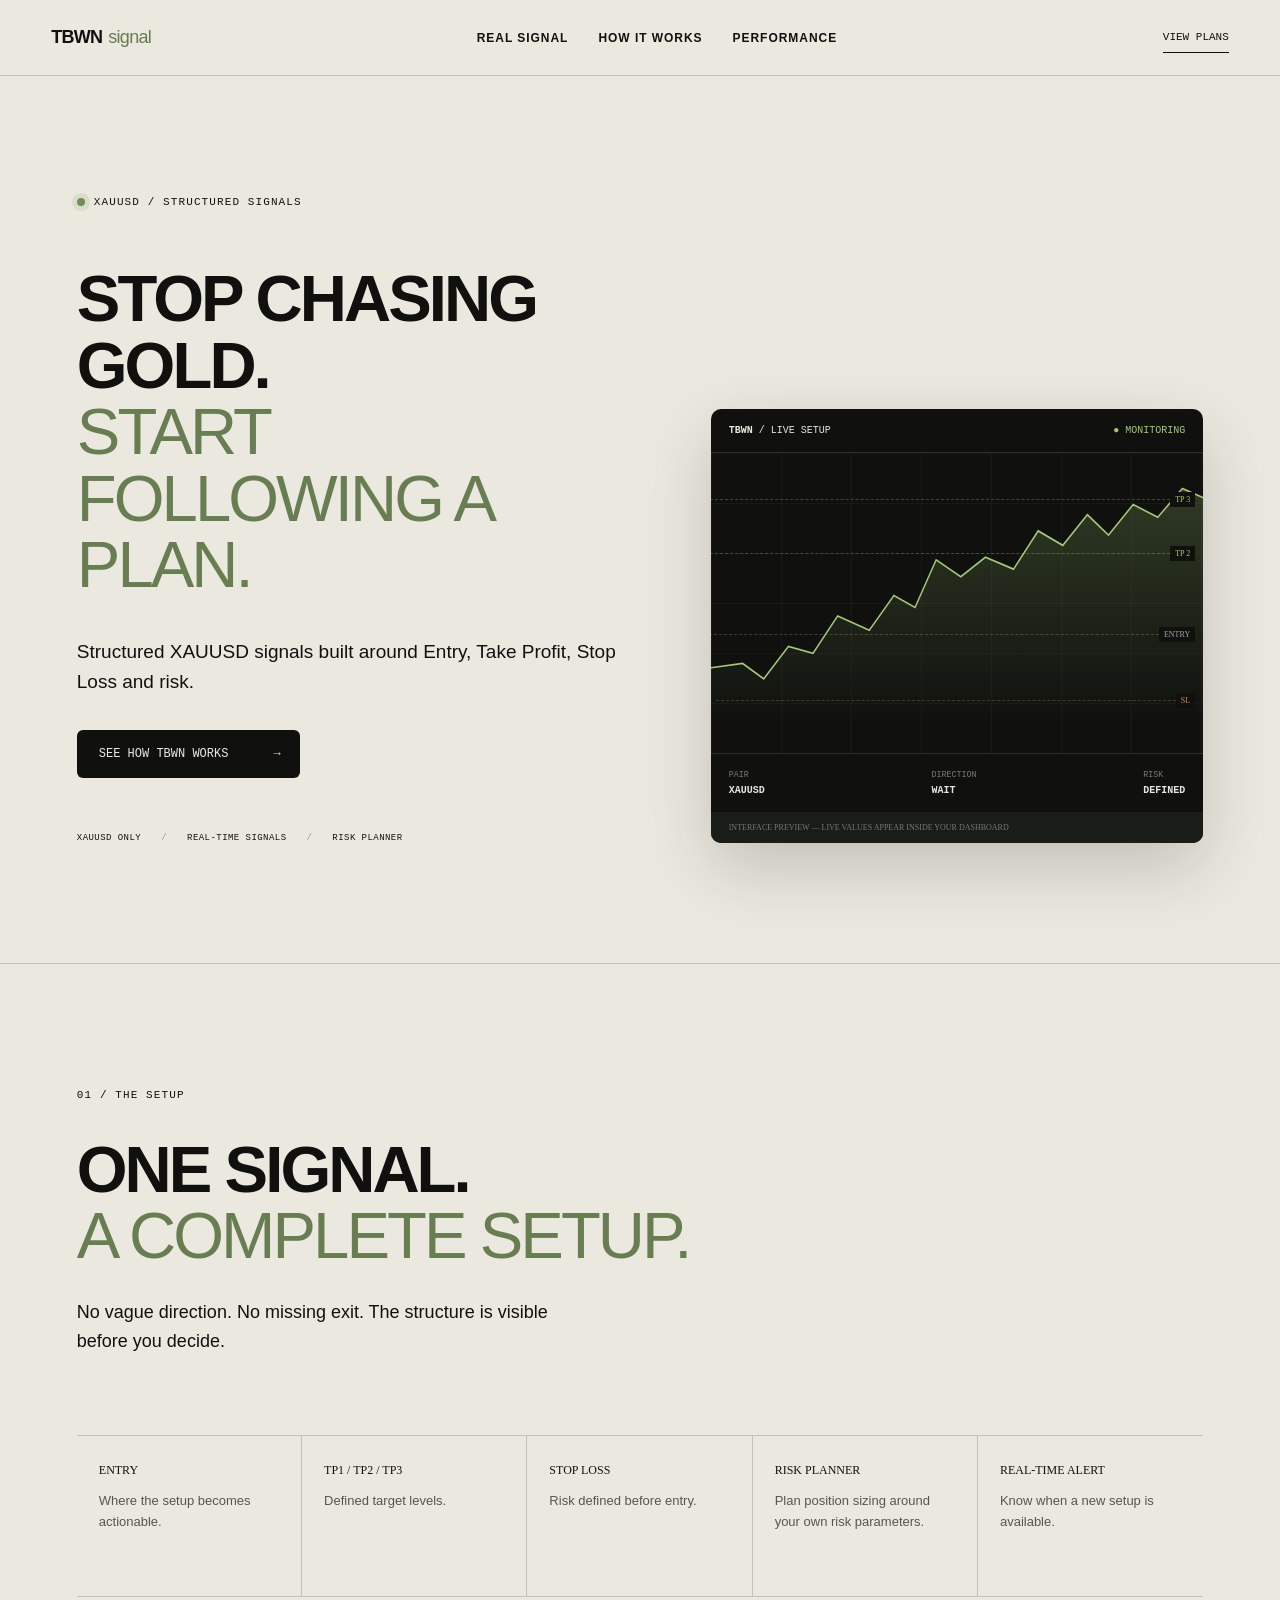
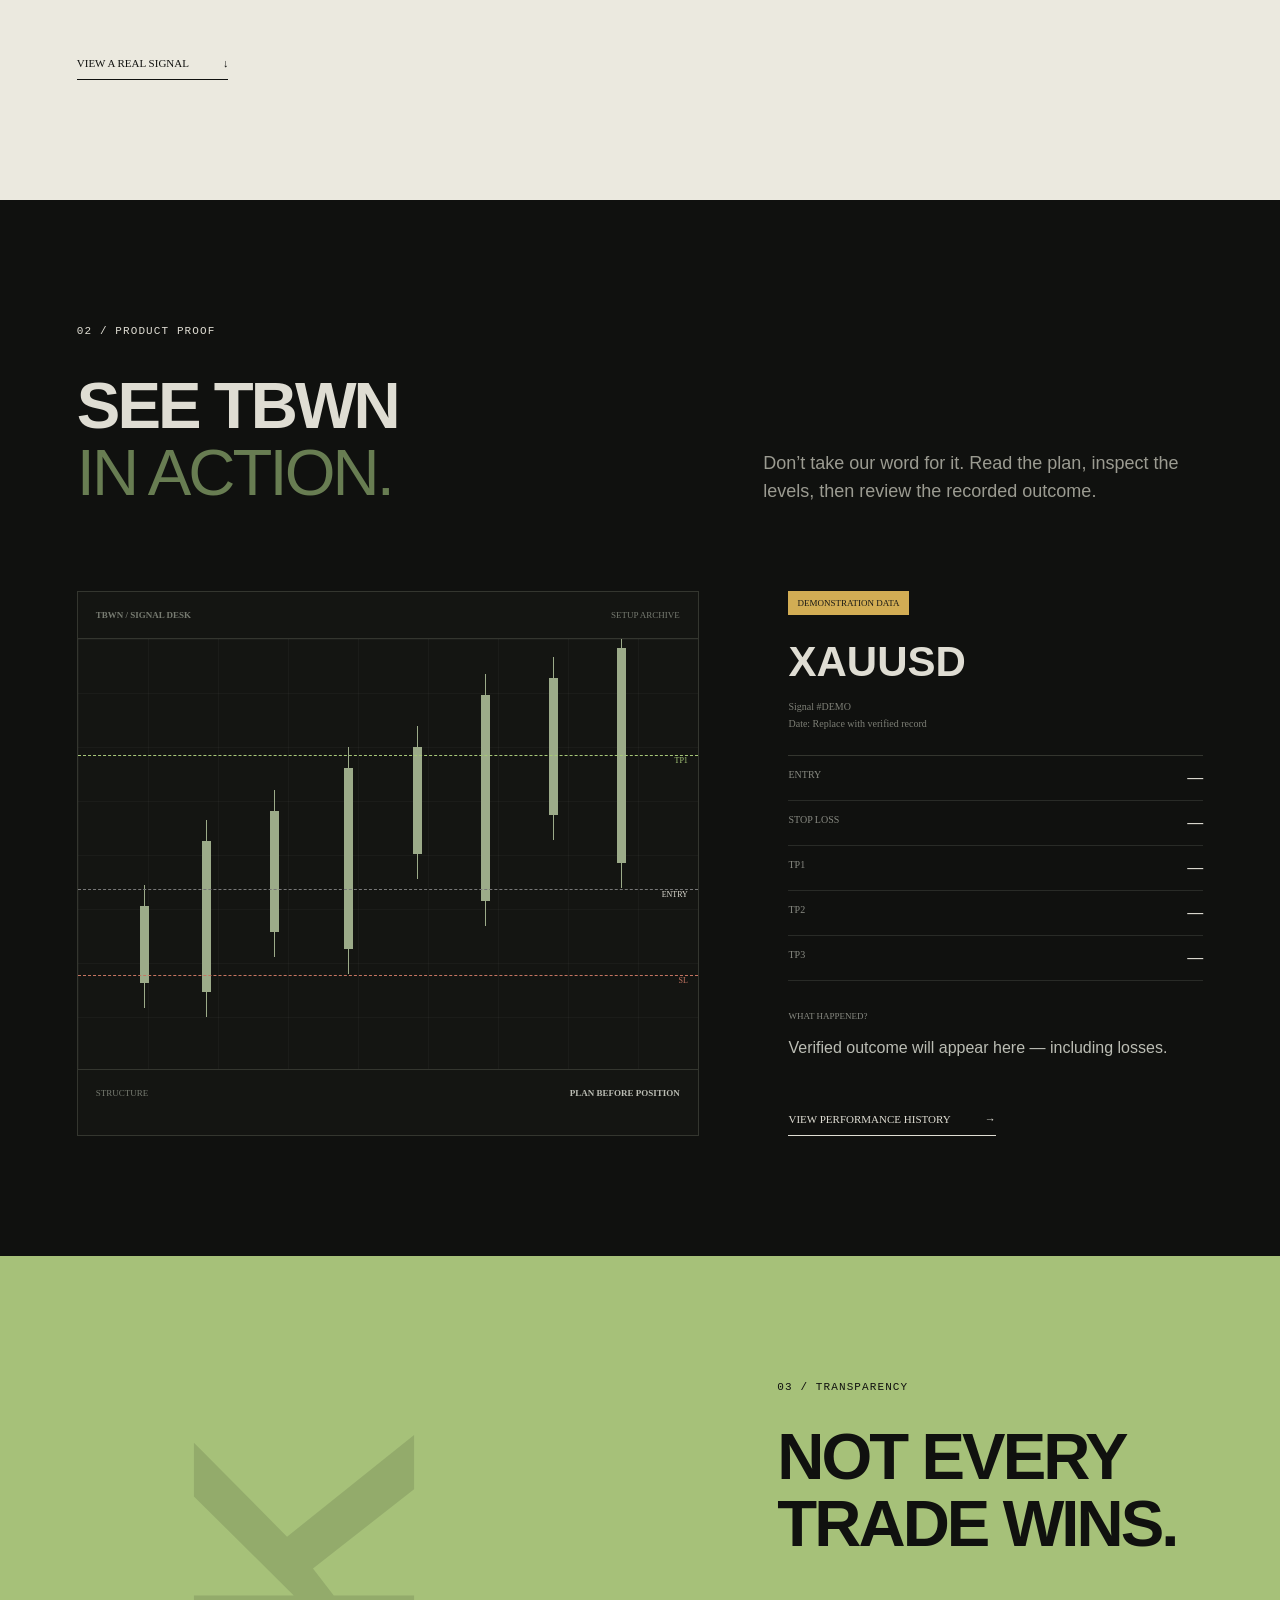
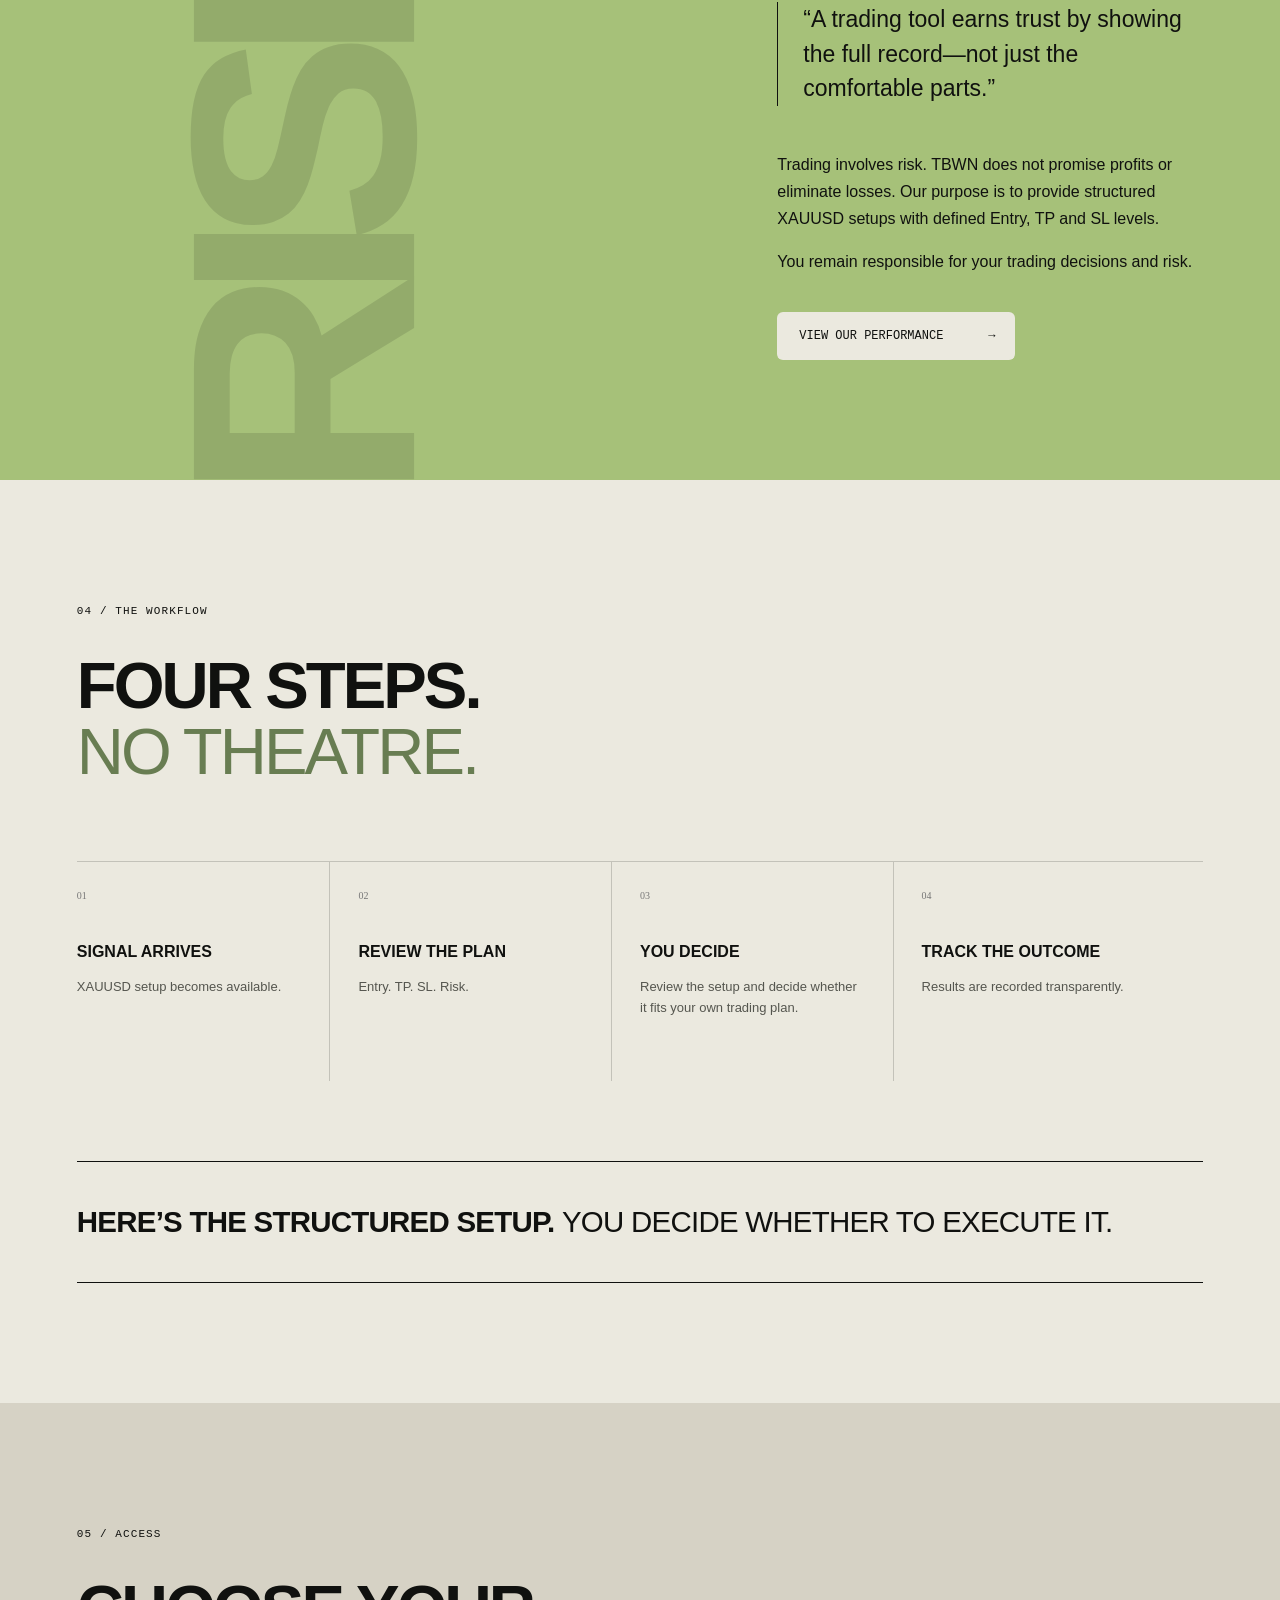
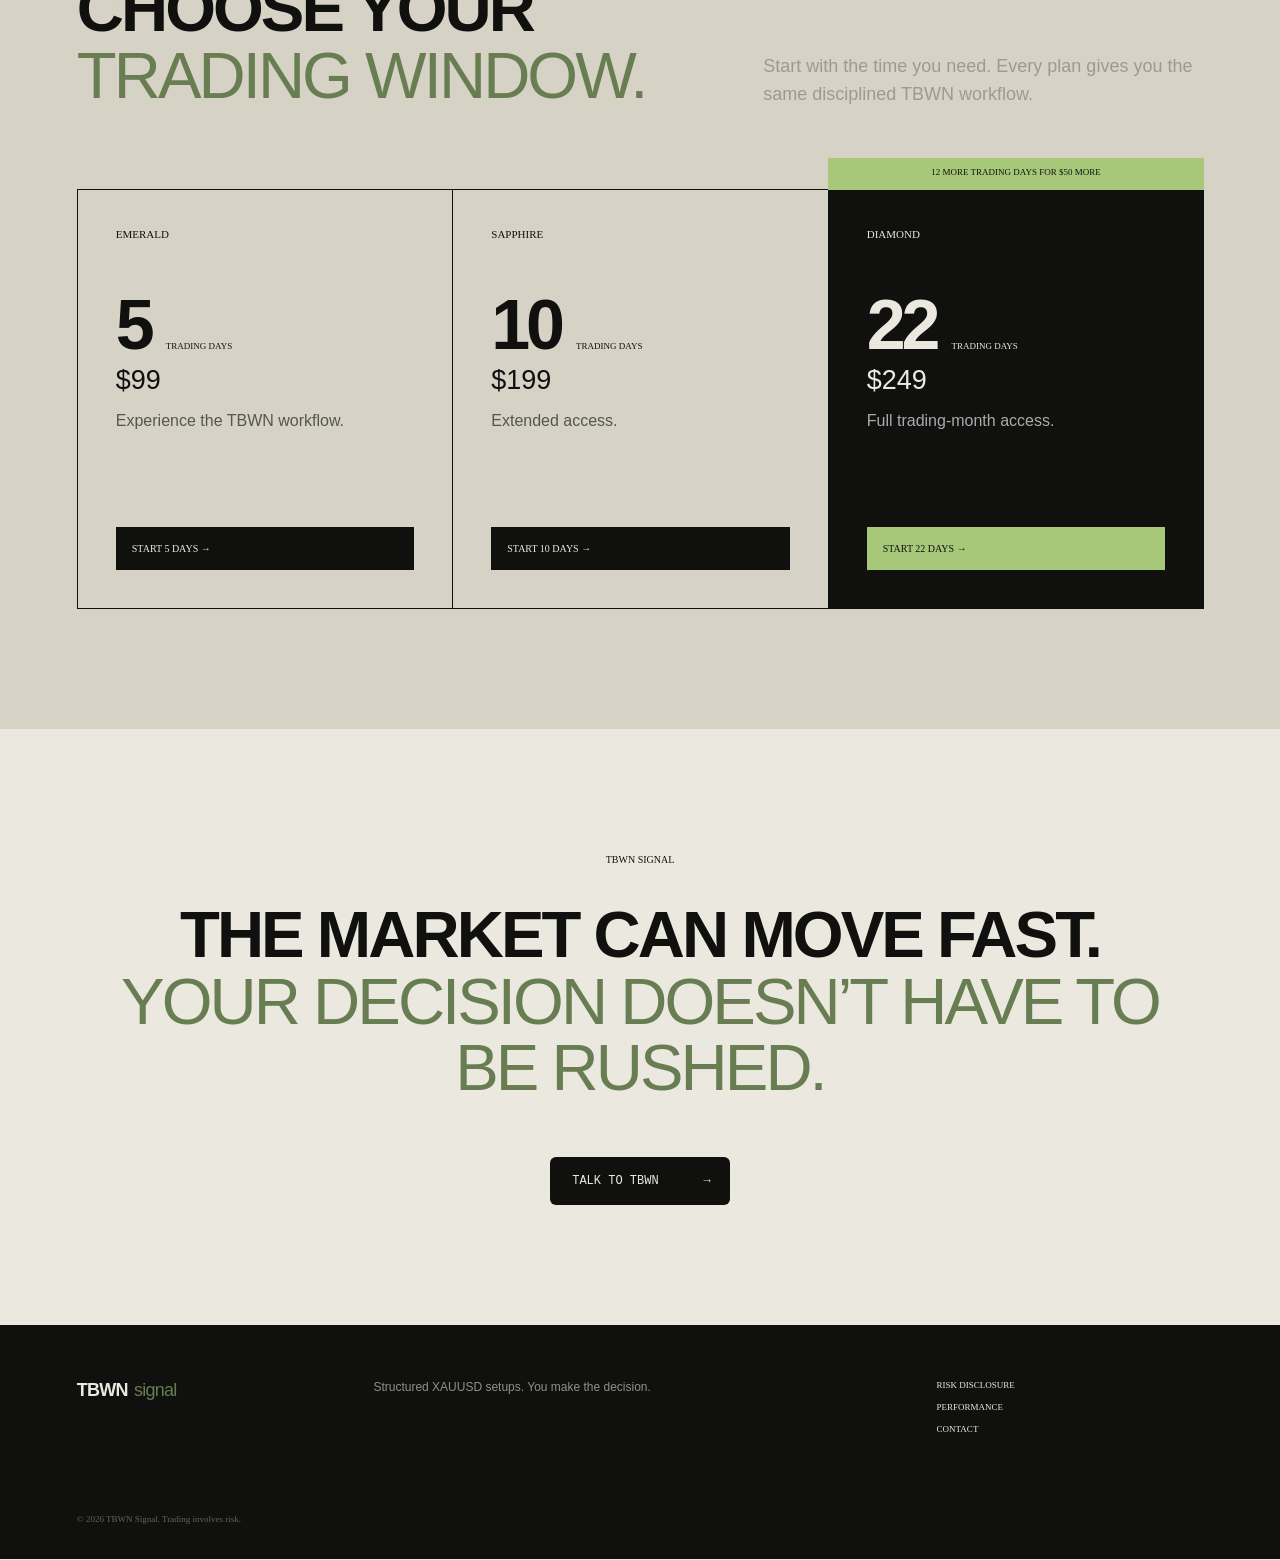
<file: tbwn-landing page.html>
<!doctype html>
<html lang="en">
<head>
  <meta charset="utf-8">
  <meta name="viewport" content="width=device-width, initial-scale=1">
  <meta name="description" content="TBWN provides structured XAUUSD signal setups with Entry, Take Profit, Stop Loss and risk planning.">
  <title>TBWN Signal — Stop Chasing Gold. Start Following a Plan.</title>
<style>
:root{--ink:#10110f;--paper:#ebe9df;--soft:#d7d3c5;--acid:#a7c879;--muted:#7b7b70;--line:rgba(16,17,15,.18)}*{box-sizing:border-box}html{scroll-behavior:smooth}body{margin:0;background:var(--paper);color:var(--ink);font-family:Manrope,Arial,sans-serif;font-size:16px;overflow-x:hidden}a{color:inherit;text-decoration:none}.site-header{position:sticky;top:0;z-index:20;height:76px;padding:0 4vw;display:flex;align-items:center;justify-content:space-between;background:rgba(235,233,223,.92);backdrop-filter:blur(16px);border-bottom:1px solid var(--line)}.brand{font-size:19px;font-weight:700;letter-spacing:-.06em}.brand span{font-family:Newsreader,serif;font-weight:400;font-style:italic;margin-left:5px;color:#667b50}.site-header nav{display:flex;gap:30px;font-size:12px;font-weight:600;text-transform:uppercase;letter-spacing:.08em}.site-header nav a:hover{opacity:.55}.nav-cta{font:500 11px DM Mono,monospace;text-transform:uppercase;border-bottom:1px solid;padding:9px 0}.section-pad{padding:120px 6vw}.eyebrow,.section-intro>span,.section-intro>div>span,.transparency-copy>span{font:500 11px DM Mono,monospace;letter-spacing:.1em}.eyebrow{display:flex;align-items:center;gap:9px;margin-bottom:58px}.eyebrow i{display:block;width:8px;height:8px;border-radius:50%;background:#718c56;box-shadow:0 0 0 5px rgba(113,140,86,.14)}.hero{min-height:calc(100vh - 76px);display:flex;flex-direction:column;justify-content:center}.hero-grid{display:grid;grid-template-columns:1.05fr .95fr;gap:7vw;align-items:end}.hero h1,.section-intro h2,.transparency h2,.closing h2{margin:0;font-size:clamp(52px,6.3vw,104px);line-height:.87;letter-spacing:-.067em;font-weight:700}.hero h1 em,.section-intro h2 em,.closing h2 em{font-family:Newsreader,serif;font-weight:400}.hero-copy>p{max-width:600px;margin:42px 0 32px;font-size:20px;line-height:1.55}.button{display:inline-flex;align-items:center;justify-content:space-between;gap:45px;background:var(--ink);color:var(--paper);padding:17px 19px 17px 22px;font:500 12px DM Mono,monospace;text-transform:uppercase}.button:hover span{transform:translateX(5px)}.button span{transition:.2s}.micro-strip{display:flex;gap:20px;margin-top:55px;font:500 9px DM Mono,monospace;letter-spacing:.05em}.micro-strip span+span:before{content:'/';margin-right:20px;color:#999}.terminal-wrap{background:var(--ink);color:#e8e6dc;border-radius:2px;box-shadow:0 25px 70px rgba(0,0,0,.18)}.terminal-top,.terminal-data{display:flex;justify-content:space-between;align-items:center;padding:16px 18px;font:400 10px DM Mono,monospace;border-bottom:1px solid #2b2d29}.status{color:var(--acid)}.chart{height:300px;position:relative;background:linear-gradient(rgba(255,255,255,.035) 1px,transparent 1px),linear-gradient(90deg,rgba(255,255,255,.035) 1px,transparent 1px);background-size:100% 50px,70px 100%}.chart svg{position:absolute;inset:15px 0 0;width:100%;height:85%}.chart polyline{fill:none;stroke:var(--acid);stroke-width:2}.chart .area{fill:url(#fade)}.level{position:absolute;right:8px;padding:3px 5px;font:500 8px DM Mono;background:var(--ink);color:#a4a69f}.level:before{content:'';position:absolute;right:100%;top:50%;width:460px;border-top:1px dashed currentColor;opacity:.3}.l1{top:13%;color:var(--acid)}.l2{top:31%;color:var(--acid)}.l3{top:58%}.l4{top:80%;color:#d6856d}.terminal-data{border-top:1px solid #2b2d29;border-bottom:0}.terminal-data div{display:flex;flex-direction:column;gap:5px}.terminal-data small{color:#777b71}.demo-note{padding:11px 18px;background:#1a1c18;color:#777b71;font:400 8px DM Mono}.section-intro{max-width:960px}.section-intro h2{margin-top:35px}.section-intro>p{max-width:510px;font-size:18px;line-height:1.6;margin-top:28px}.receive{border-top:1px solid var(--line)}.receive-grid{display:grid;grid-template-columns:repeat(5,1fr);margin:80px 0 50px;border-top:1px solid var(--line);border-bottom:1px solid var(--line)}.receive-grid article{padding:24px 22px 50px;border-right:1px solid var(--line)}.receive-grid article:last-child{border:0}.receive-grid b{font:500 12px DM Mono}.receive-grid p{color:#55564f;font-size:13px;line-height:1.6}.text-link{display:inline-flex;gap:34px;border-bottom:1px solid;padding:10px 0;font:500 11px DM Mono;text-transform:uppercase}.proof{background:var(--ink);color:#dfddd3}.horizontal{max-width:none;display:flex;justify-content:space-between;align-items:end}.horizontal>p{max-width:440px;color:#9b9b91;margin:0}.proof-grid{display:grid;grid-template-columns:1.2fr .8fr;gap:7vw;margin-top:85px}.dashboard-card{border:1px solid #34362f;background:#141512}.dash-head,.dash-foot{display:flex;justify-content:space-between;padding:18px;font:400 9px DM Mono;color:#777b71}.dash-head{border-bottom:1px solid #34362f}.dash-chart{height:430px;position:relative;background:linear-gradient(rgba(255,255,255,.03) 1px,transparent 1px),linear-gradient(90deg,rgba(255,255,255,.03) 1px,transparent 1px);background-size:100% 54px,70px 100%;overflow:hidden}.candle{position:absolute;width:9px;background:#9cab89;bottom:20%;height:26%;box-shadow:0 -25px 0 -4px #9cab89,0 29px 0 -4px #9cab89}.c1{left:10%;height:18%}.c2{left:20%;height:35%;bottom:18%}.c3{left:31%;height:28%;bottom:32%}.c4{left:43%;height:42%;bottom:28%}.c5{left:54%;height:25%;bottom:50%}.c6{left:65%;height:48%;bottom:39%}.c7{left:76%;height:32%;bottom:59%}.c8{left:87%;height:50%;bottom:48%}.entry-line,.tp-line,.sl-line{position:absolute;left:0;right:0;border-top:1px dashed #777;font:400 8px DM Mono;text-align:right;padding-right:10px}.entry-line{top:58%}.tp-line{top:27%;color:var(--acid);border-color:var(--acid)}.sl-line{top:78%;color:#c67562;border-color:#c67562}.dash-foot{border-top:1px solid #34362f}.dash-foot b{color:#bbbdb4}.signal-sheet{position:relative}.demo-badge{display:inline-block;background:#d2ad54;color:#191815;padding:7px 9px;font:500 9px DM Mono}.signal-title{border-bottom:1px solid #34362f;padding:23px 0}.signal-title h3{font-size:42px;margin:0 0 12px}.signal-title span{display:block;color:#7d7f76;font:400 10px DM Mono;line-height:1.7}.signal-sheet dl{margin:0}.signal-sheet dl div{display:flex;justify-content:space-between;padding:13px 0;border-bottom:1px solid #292b27}.signal-sheet dt{font:400 10px DM Mono;color:#888a82}.signal-sheet dd{margin:0}.outcome{padding:24px 0 30px}.outcome small{font:400 9px DM Mono;color:#888a82}.outcome p{color:#bbbdb4}.transparency{background:#a6c179;display:grid;grid-template-columns:1fr 1fr;gap:5vw;position:relative;overflow:hidden}.risk-word{font-size:25vw;font-weight:700;line-height:.7;letter-spacing:-.1em;transform:rotate(-90deg) translate(-18%,15%);opacity:.12;white-space:nowrap}.transparency-copy{max-width:630px}.transparency h2{margin:30px 0}.transparency blockquote{font:400 26px/1.35 Newsreader,serif;margin:45px 0;padding-left:25px;border-left:1px solid}.transparency p{line-height:1.7}.button.light{background:var(--paper);color:var(--ink);margin-top:20px}.steps{display:grid;grid-template-columns:repeat(4,1fr);margin-top:75px;border-top:1px solid var(--line)}.steps article{padding:23px 28px 50px 0;border-right:1px solid var(--line);margin-right:28px}.steps article:last-child{border:0}.steps i{font:400 10px DM Mono;color:#777}.steps h3{margin-top:40px;font-size:16px}.steps p{font-size:13px;line-height:1.6;color:#55564f}.manifesto{margin-top:80px;border-top:1px solid;border-bottom:1px solid;padding:40px 0;font-size:clamp(20px,2.7vw,42px);font-weight:700;letter-spacing:-.04em}.manifesto em{font-family:Newsreader;font-weight:400}.pricing{background:#d6d2c5}.plans{display:grid;grid-template-columns:repeat(3,1fr);margin-top:80px}.plans article{position:relative;border:1px solid var(--ink);padding:38px;min-height:420px;display:flex;flex-direction:column;margin-right:-1px}.plans article>span{font:500 11px DM Mono}.plans h3{font-size:70px;margin:45px 0 0;letter-spacing:-.06em}.plans h3 small{font:400 9px DM Mono;letter-spacing:0}.plans strong{font:400 28px Newsreader}.plans p{color:#55564f}.plans a{margin-top:auto;background:var(--ink);color:var(--paper);padding:16px;font:500 10px DM Mono;text-transform:uppercase}.plans .featured{background:var(--ink);color:var(--paper)}.plans .featured p{color:#aaa}.plans .featured a{background:var(--acid);color:var(--ink)}.value-callout{position:absolute;top:-32px;left:-1px;right:-1px;height:32px;padding:9px;background:var(--acid);color:var(--ink);font:500 9px DM Mono;text-align:center}.closing{text-align:center}.closing>span{font:500 10px DM Mono}.closing h2{margin:35px auto 55px;max-width:1100px;font-size:clamp(46px,6vw,90px)}footer{padding:55px 6vw 35px;background:var(--ink);color:var(--paper);display:grid;grid-template-columns:1fr 2fr 1fr;gap:30px;align-items:start}footer p{margin:0;color:#8e9087;font-size:12px}footer>div{display:flex;flex-direction:column;gap:12px;font:400 9px DM Mono;text-transform:uppercase}footer small{grid-column:1/-1;margin-top:50px;color:#62645d;font:400 9px DM Mono}
@media(max-width:900px){.site-header nav{display:none}.section-pad{padding:90px 6vw}.hero-grid,.proof-grid,.transparency{grid-template-columns:1fr}.terminal-wrap{margin-top:30px}.receive-grid{grid-template-columns:1fr 1fr}.receive-grid article{border-bottom:1px solid var(--line)}.horizontal{display:block}.horizontal>p{margin-top:30px}.risk-word{display:none}.steps{grid-template-columns:1fr 1fr}.plans{grid-template-columns:1fr;gap:35px}.plans article{min-height:340px}.value-callout{top:-32px}footer{grid-template-columns:1fr 1fr}}@media(max-width:560px){.hero h1{font-size:48px}.hero-copy>p{font-size:17px}.micro-strip{flex-wrap:wrap}.micro-strip span+span:before{display:none}.chart,.dash-chart{height:250px}.receive-grid,.steps{grid-template-columns:1fr}.receive-grid article,.steps article{border-right:0}.transparency{padding-top:75px}.plans h3{font-size:58px}footer{grid-template-columns:1fr}}

/* Softer professional typography */
body{font-family:'DM Sans',Arial,sans-serif}
.brand{font-family:'Plus Jakarta Sans',sans-serif;font-size:18px;letter-spacing:-.04em}
.brand span{font-family:'DM Sans',sans-serif;font-weight:500;font-style:normal;margin-left:6px}
.hero h1,.section-intro h2,.transparency h2,.closing h2{font-family:'Plus Jakarta Sans',sans-serif;font-size:clamp(44px,5.1vw,78px);line-height:1.02;letter-spacing:-.045em;font-weight:600}
.hero h1 em,.section-intro h2 em,.closing h2 em{font-family:'Plus Jakarta Sans',sans-serif;font-weight:500;font-style:normal;color:#687d52}
.hero-copy>p{margin-top:38px;font-size:19px;line-height:1.6}
.button{border-radius:6px}
.terminal-wrap{border-radius:10px;overflow:hidden}
.transparency blockquote{font:500 23px/1.5 'DM Sans',sans-serif}
.manifesto{font-family:'Plus Jakarta Sans',sans-serif;font-size:clamp(19px,2.3vw,34px);font-weight:600;letter-spacing:-.025em;line-height:1.35}
.manifesto em{font-family:'DM Sans',sans-serif;font-weight:400;font-style:normal}
.plans strong{font:500 27px 'DM Sans',sans-serif}
@media(max-width:560px){.hero h1{font-size:39px;line-height:1.08}}

  </style>
</head>
<body>
  <header class="site-header">
    <a class="brand" href="#top" aria-label="TBWN home">TBWN<span>signal</span></a>
    <nav aria-label="Main navigation">
      <a href="#signal">Real signal</a><a href="#process">How it works</a><a href="#performance">Performance</a>
    </nav>
    <a class="nav-cta" href="#plans">View plans</a>
  </header>

  <main id="top">
    <section class="hero section-pad" data-route="main">
      <div class="eyebrow"><i></i> XAUUSD / STRUCTURED SIGNALS</div>
      <div class="hero-grid">
        <div class="hero-copy">
          <h1>STOP CHASING GOLD.<br><em>START FOLLOWING A PLAN.</em></h1>
          <p>Structured XAUUSD signals built around Entry, Take Profit, Stop Loss and risk.</p>
          <a class="button" href="#process">See how TBWN works <span>→</span></a>
          <div class="micro-strip"><span>XAUUSD ONLY</span><span>REAL-TIME SIGNALS</span><span>RISK PLANNER</span></div>
        </div>
        <div class="terminal-wrap" aria-label="TBWN dashboard preview">
          <div class="terminal-top"><div><b>TBWN</b> / LIVE SETUP</div><span class="status">● MONITORING</span></div>
          <div class="chart" aria-hidden="true">
            <svg viewBox="0 0 700 300" preserveAspectRatio="none">
              <defs><linearGradient id="fade" x1="0" y1="0" x2="0" y2="1"><stop offset="0" stop-color="#9cca70" stop-opacity=".22"/><stop offset="1" stop-color="#9cca70" stop-opacity="0"/></linearGradient></defs>
              <path class="area" d="M0 235 L45 230 L75 248 L110 210 L145 218 L180 174 L225 191 L260 150 L290 164 L320 108 L355 128 L390 105 L430 119 L465 74 L500 91 L535 55 L565 79 L600 43 L635 58 L670 24 L700 35 L700 300 L0 300Z"/>
              <polyline points="0,235 45,230 75,248 110,210 145,218 180,174 225,191 260,150 290,164 320,108 355,128 390,105 430,119 465,74 500,91 535,55 565,79 600,43 635,58 670,24 700,35"/>
            </svg>
            <span class="level l1">TP 3</span><span class="level l2">TP 2</span><span class="level l3">ENTRY</span><span class="level l4">SL</span>
          </div>
          <div class="terminal-data"><div><small>PAIR</small><b>XAUUSD</b></div><div><small>DIRECTION</small><b>WAIT</b></div><div><small>RISK</small><b>DEFINED</b></div></div>
          <div class="demo-note">INTERFACE PREVIEW — LIVE VALUES APPEAR INSIDE YOUR DASHBOARD</div>
        </div>
      </div>
    </section>

    <section class="receive section-pad">
      <div class="section-intro"><span>01 / THE SETUP</span><h2>ONE SIGNAL.<br><em>A COMPLETE SETUP.</em></h2><p>No vague direction. No missing exit. The structure is visible before you decide.</p></div>
      <div class="receive-grid">
        <article><b>ENTRY</b><p>Where the setup becomes actionable.</p></article>
        <article><b>TP1 / TP2 / TP3</b><p>Defined target levels.</p></article>
        <article><b>STOP LOSS</b><p>Risk defined before entry.</p></article>
        <article><b>RISK PLANNER</b><p>Plan position sizing around your own risk parameters.</p></article>
        <article><b>REAL-TIME ALERT</b><p>Know when a new setup is available.</p></article>
      </div>
      <a class="text-link" href="#signal">View a real signal <span>↓</span></a>
    </section>

    <section id="signal" class="proof section-pad" data-route="signal">
      <div class="section-intro horizontal"><div><span>02 / PRODUCT PROOF</span><h2>SEE TBWN<br><em>IN ACTION.</em></h2></div><p>Don’t take our word for it. Read the plan, inspect the levels, then review the recorded outcome.</p></div>
      <div class="proof-grid">
        <div class="dashboard-card">
          <div class="dash-head"><b>TBWN / SIGNAL DESK</b><span>SETUP ARCHIVE</span></div>
          <div class="dash-chart"><div class="candle c1"></div><div class="candle c2"></div><div class="candle c3"></div><div class="candle c4"></div><div class="candle c5"></div><div class="candle c6"></div><div class="candle c7"></div><div class="candle c8"></div><div class="entry-line">ENTRY</div><div class="tp-line">TP1</div><div class="sl-line">SL</div></div>
          <div class="dash-foot"><span>STRUCTURE</span><b>PLAN BEFORE POSITION</b></div>
        </div>
        <div class="signal-sheet">
          <div class="demo-badge">DEMONSTRATION DATA</div>
          <div class="signal-title"><h3>XAUUSD</h3><span>Signal #DEMO</span><span>Date: Replace with verified record</span></div>
          <dl><div><dt>ENTRY</dt><dd>—</dd></div><div><dt>STOP LOSS</dt><dd>—</dd></div><div><dt>TP1</dt><dd>—</dd></div><div><dt>TP2</dt><dd>—</dd></div><div><dt>TP3</dt><dd>—</dd></div></dl>
          <div class="outcome"><small>WHAT HAPPENED?</small><p>Verified outcome will appear here — including losses.</p></div>
          <a class="text-link" id="performance" href="#transparency">View performance history <span>→</span></a>
        </div>
      </div>
    </section>

    <section id="transparency" class="transparency section-pad">
      <div class="risk-word">RISK</div>
      <div class="transparency-copy"><span>03 / TRANSPARENCY</span><h2>NOT EVERY<br>TRADE WINS.</h2><blockquote>“A trading tool earns trust by showing the full record—not just the comfortable parts.”</blockquote><p>Trading involves risk. TBWN does not promise profits or eliminate losses. Our purpose is to provide structured XAUUSD setups with defined Entry, TP and SL levels.</p><p>You remain responsible for your trading decisions and risk.</p><a class="button light" href="#performance">View our performance <span>→</span></a></div>
    </section>

    <section id="process" class="process section-pad" data-route="how">
      <div class="section-intro"><span>04 / THE WORKFLOW</span><h2>FOUR STEPS.<br><em>NO THEATRE.</em></h2></div>
      <div class="steps">
        <article><i>01</i><h3>SIGNAL ARRIVES</h3><p>XAUUSD setup becomes available.</p></article>
        <article><i>02</i><h3>REVIEW THE PLAN</h3><p>Entry. TP. SL. Risk.</p></article>
        <article><i>03</i><h3>YOU DECIDE</h3><p>Review the setup and decide whether it fits your own trading plan.</p></article>
        <article><i>04</i><h3>TRACK THE OUTCOME</h3><p>Results are recorded transparently.</p></article>
      </div>
      <div class="manifesto">HERE’S THE STRUCTURED SETUP. <em>YOU DECIDE WHETHER TO EXECUTE IT.</em></div>
    </section>

    <section id="plans" class="pricing section-pad">
      <div class="section-intro horizontal"><div><span>05 / ACCESS</span><h2>CHOOSE YOUR<br><em>TRADING WINDOW.</em></h2></div><p>Start with the time you need. Every plan gives you the same disciplined TBWN workflow.</p></div>
      <div class="plans">
        <article><span>EMERALD</span><h3>5 <small>TRADING DAYS</small></h3><strong>$99</strong><p>Experience the TBWN workflow.</p><a href="#contact">Start 5 days →</a></article>
        <article><span>SAPPHIRE</span><h3>10 <small>TRADING DAYS</small></h3><strong>$199</strong><p>Extended access.</p><a href="#contact">Start 10 days →</a></article>
        <article class="featured"><div class="value-callout">12 MORE TRADING DAYS FOR $50 MORE</div><span>DIAMOND</span><h3>22 <small>TRADING DAYS</small></h3><strong>$249</strong><p>Full trading-month access.</p><a href="#contact">Start 22 days →</a></article>
      </div>
    </section>

    <section id="contact" class="closing section-pad"><span>TBWN SIGNAL</span><h2>THE MARKET CAN MOVE FAST.<br><em>YOUR DECISION DOESN’T HAVE TO BE RUSHED.</em></h2><a class="button" href="mailto:hello@tbwnsignal.com">Talk to TBWN <span>→</span></a></section>
  </main>
  <footer><a class="brand" href="#top">TBWN<span>signal</span></a><p>Structured XAUUSD setups. You make the decision.</p><div><a href="#transparency">Risk disclosure</a><a href="#performance">Performance</a><a href="mailto:hello@tbwnsignal.com">Contact</a></div><small>© 2026 TBWN Signal. Trading involves risk.</small></footer>
  <script>
const route = new URLSearchParams(location.search).get('from');
const targets = { wouldyouenter: '#signal', indicator: '#process', proof: '#signal', planfirst: '#process' };
if (targets[route]) requestAnimationFrame(() => document.querySelector(targets[route])?.scrollIntoView());

const reveal = new IntersectionObserver((entries) => {
  entries.forEach((entry) => {
    if (entry.isIntersecting) { entry.target.classList.add('seen'); reveal.unobserve(entry.target); }
  });
}, { threshold: .12 });
document.querySelectorAll('section').forEach((section) => reveal.observe(section));

  </script>
</body>
</html>
</file>
<file: assets/site.css>
:root{--ink:#10110f;--paper:#ebe9df;--soft:#d7d3c5;--acid:#a7c879;--muted:#7b7b70;--line:rgba(16,17,15,.18)}*{box-sizing:border-box}html{scroll-behavior:smooth}body{margin:0;background:var(--paper);color:var(--ink);font-family:Manrope,Arial,sans-serif;font-size:16px;overflow-x:hidden}a{color:inherit;text-decoration:none}.site-header{position:sticky;top:0;z-index:20;height:76px;padding:0 4vw;display:flex;align-items:center;justify-content:space-between;background:rgba(235,233,223,.92);backdrop-filter:blur(16px);border-bottom:1px solid var(--line)}.brand{font-size:19px;font-weight:700;letter-spacing:-.06em}.brand span{font-family:Newsreader,serif;font-weight:400;font-style:italic;margin-left:5px;color:#667b50}.site-header nav{display:flex;gap:30px;font-size:12px;font-weight:600;text-transform:uppercase;letter-spacing:.08em}.site-header nav a:hover{opacity:.55}.nav-cta{font:500 11px DM Mono,monospace;text-transform:uppercase;border-bottom:1px solid;padding:9px 0}.section-pad{padding:120px 6vw}.eyebrow,.section-intro>span,.section-intro>div>span,.transparency-copy>span{font:500 11px DM Mono,monospace;letter-spacing:.1em}.eyebrow{display:flex;align-items:center;gap:9px;margin-bottom:58px}.eyebrow i{display:block;width:8px;height:8px;border-radius:50%;background:#718c56;box-shadow:0 0 0 5px rgba(113,140,86,.14)}.hero{min-height:calc(100vh - 76px);display:flex;flex-direction:column;justify-content:center}.hero-grid{display:grid;grid-template-columns:1.05fr .95fr;gap:7vw;align-items:end}.hero h1,.section-intro h2,.transparency h2,.closing h2{margin:0;font-size:clamp(52px,6.3vw,104px);line-height:.87;letter-spacing:-.067em;font-weight:700}.hero h1 em,.section-intro h2 em,.closing h2 em{font-family:Newsreader,serif;font-weight:400}.hero-copy>p{max-width:600px;margin:42px 0 32px;font-size:20px;line-height:1.55}.button{display:inline-flex;align-items:center;justify-content:space-between;gap:45px;background:var(--ink);color:var(--paper);padding:17px 19px 17px 22px;font:500 12px DM Mono,monospace;text-transform:uppercase}.button:hover span{transform:translateX(5px)}.button span{transition:.2s}.micro-strip{display:flex;gap:20px;margin-top:55px;font:500 9px DM Mono,monospace;letter-spacing:.05em}.micro-strip span+span:before{content:'/';margin-right:20px;color:#999}.terminal-wrap{background:var(--ink);color:#e8e6dc;border-radius:2px;box-shadow:0 25px 70px rgba(0,0,0,.18)}.terminal-top,.terminal-data{display:flex;justify-content:space-between;align-items:center;padding:16px 18px;font:400 10px DM Mono,monospace;border-bottom:1px solid #2b2d29}.status{color:var(--acid)}.chart{height:300px;position:relative;background:linear-gradient(rgba(255,255,255,.035) 1px,transparent 1px),linear-gradient(90deg,rgba(255,255,255,.035) 1px,transparent 1px);background-size:100% 50px,70px 100%}.chart svg{position:absolute;inset:15px 0 0;width:100%;height:85%}.chart polyline{fill:none;stroke:var(--acid);stroke-width:2}.chart .area{fill:url(#fade)}.level{position:absolute;right:8px;padding:3px 5px;font:500 8px DM Mono;background:var(--ink);color:#a4a69f}.level:before{content:'';position:absolute;right:100%;top:50%;width:460px;border-top:1px dashed currentColor;opacity:.3}.l1{top:13%;color:var(--acid)}.l2{top:31%;color:var(--acid)}.l3{top:58%}.l4{top:80%;color:#d6856d}.terminal-data{border-top:1px solid #2b2d29;border-bottom:0}.terminal-data div{display:flex;flex-direction:column;gap:5px}.terminal-data small{color:#96988e}.demo-note{padding:11px 18px;background:#1a1c18;color:#96988e;font:400 8px DM Mono}.section-intro{max-width:960px}.section-intro h2{margin-top:35px}.section-intro>p{max-width:510px;font-size:18px;line-height:1.6;margin-top:28px}.receive{border-top:1px solid var(--line)}.receive-grid{display:grid;grid-template-columns:repeat(5,1fr);margin:80px 0 50px;border-top:1px solid var(--line);border-bottom:1px solid var(--line)}.receive-grid article{padding:24px 22px 50px;border-right:1px solid var(--line)}.receive-grid article:last-child{border:0}.receive-grid b{font:500 12px DM Mono}.receive-grid p{color:#55564f;font-size:13px;line-height:1.6}.text-link{display:inline-flex;gap:34px;border-bottom:1px solid;padding:10px 0;font:500 11px DM Mono;text-transform:uppercase}.proof{background:var(--ink);color:#dfddd3}.horizontal{max-width:none;display:flex;justify-content:space-between;align-items:end}.horizontal>p{max-width:440px;color:#b6b8af;margin:0}.proof-grid{display:grid;grid-template-columns:1.2fr .8fr;gap:7vw;margin-top:85px}.dashboard-card{border:1px solid #34362f;background:#141512}.dash-head,.dash-foot{display:flex;justify-content:space-between;padding:18px;font:400 9px DM Mono;color:#96988e}.dash-head{border-bottom:1px solid #34362f}.dash-chart{height:430px;position:relative;background:linear-gradient(rgba(255,255,255,.03) 1px,transparent 1px),linear-gradient(90deg,rgba(255,255,255,.03) 1px,transparent 1px);background-size:100% 54px,70px 100%;overflow:hidden}.candle{position:absolute;width:9px;background:#9cab89;bottom:20%;height:26%;box-shadow:0 -25px 0 -4px #9cab89,0 29px 0 -4px #9cab89}.c1{left:10%;height:18%}.c2{left:20%;height:35%;bottom:18%}.c3{left:31%;height:28%;bottom:32%}.c4{left:43%;height:42%;bottom:28%}.c5{left:54%;height:25%;bottom:50%}.c6{left:65%;height:48%;bottom:39%}.c7{left:76%;height:32%;bottom:59%}.c8{left:87%;height:50%;bottom:48%}.entry-line,.tp-line,.sl-line{position:absolute;left:0;right:0;border-top:1px dashed #777;font:400 8px DM Mono;text-align:right;padding-right:10px}.entry-line{top:58%}.tp-line{top:27%;color:var(--acid);border-color:var(--acid)}.sl-line{top:78%;color:#c67562;border-color:#c67562}.dash-foot{border-top:1px solid #34362f}.dash-foot b{color:#bbbdb4}.signal-sheet{position:relative}.demo-badge{display:inline-block;background:#d2ad54;color:#191815;padding:7px 9px;font:500 9px DM Mono}.signal-title{border-bottom:1px solid #34362f;padding:23px 0}.signal-title h3{font-size:42px;margin:0 0 12px}.signal-title span{display:block;color:#9b9d93;font:400 10px DM Mono;line-height:1.7}.signal-sheet dl{margin:0}.signal-sheet dl div{display:flex;justify-content:space-between;padding:13px 0;border-bottom:1px solid #292b27}.signal-sheet dt{font:400 10px DM Mono;color:#a2a49a}.signal-sheet dd{margin:0}.outcome{padding:24px 0 30px}.outcome small{font:400 9px DM Mono;color:#a2a49a}.outcome p{color:#bbbdb4}.transparency{background:#a6c179;display:grid;grid-template-columns:1fr 1fr;gap:5vw;position:relative;overflow:hidden}.risk-word{font-size:25vw;font-weight:700;line-height:.7;letter-spacing:-.1em;transform:rotate(-90deg) translate(-18%,15%);opacity:.12;white-space:nowrap}.transparency-copy{max-width:630px}.transparency h2{margin:30px 0}.transparency blockquote{font:400 26px/1.35 Newsreader,serif;margin:45px 0;padding-left:25px;border-left:1px solid}.transparency p{line-height:1.7}.button.light{background:var(--paper);color:var(--ink);margin-top:20px}.steps{display:grid;grid-template-columns:repeat(4,1fr);margin-top:75px;border-top:1px solid var(--line)}.steps article{padding:23px 28px 50px 0;border-right:1px solid var(--line);margin-right:28px}.steps article:last-child{border:0}.steps i{font:400 10px DM Mono;color:#777}.steps h3{margin-top:40px;font-size:16px}.steps p{font-size:13px;line-height:1.6;color:#55564f}.manifesto{margin-top:80px;border-top:1px solid;border-bottom:1px solid;padding:40px 0;font-size:clamp(20px,2.7vw,42px);font-weight:700;letter-spacing:-.04em}.manifesto em{font-family:Newsreader;font-weight:400}.pricing{background:#d6d2c5}.plans{display:grid;grid-template-columns:repeat(3,1fr);margin-top:80px}.plans article{position:relative;border:1px solid var(--ink);padding:38px;min-height:420px;display:flex;flex-direction:column;margin-right:-1px}.plans article>span{font:500 11px DM Mono}.plans h3{font-size:70px;margin:45px 0 0;letter-spacing:-.06em}.plans h3 small{font:400 9px DM Mono;letter-spacing:0}.plans strong{font:400 28px Newsreader}.plans p{color:#55564f}.plans a{margin-top:auto;background:var(--ink);color:var(--paper);padding:16px;font:500 10px DM Mono;text-transform:uppercase}.plans .featured{background:var(--ink);color:var(--paper)}.plans .featured p{color:#aaa}.plans .featured a{background:var(--acid);color:var(--ink)}.value-callout{position:absolute;top:-32px;left:-1px;right:-1px;height:32px;padding:9px;background:var(--acid);color:var(--ink);font:500 9px DM Mono;text-align:center}.closing{text-align:center}.closing>span{font:500 10px DM Mono}.closing h2{margin:35px auto 55px;max-width:1100px;font-size:clamp(46px,6vw,90px)}footer{padding:55px 6vw 35px;background:var(--ink);color:var(--paper);display:grid;grid-template-columns:1fr 2fr 1fr;gap:30px;align-items:start}footer p{margin:0;color:#a9aba1;font-size:12px}footer>div{display:flex;flex-direction:column;gap:12px;font:400 9px DM Mono;text-transform:uppercase}footer small{grid-column:1/-1;margin-top:50px;color:#8b8d84;font:400 9px DM Mono}
@media(max-width:900px){.site-header nav{display:none}.section-pad{padding:90px 6vw}.hero-grid,.proof-grid,.transparency{grid-template-columns:1fr}.terminal-wrap{margin-top:30px}.receive-grid{grid-template-columns:1fr 1fr}.receive-grid article{border-bottom:1px solid var(--line)}.horizontal{display:block}.horizontal>p{margin-top:30px}.risk-word{display:none}.steps{grid-template-columns:1fr 1fr}.plans{grid-template-columns:1fr;gap:35px}.plans article{min-height:340px}.value-callout{top:-32px}footer{grid-template-columns:1fr 1fr}}@media(max-width:560px){.hero h1{font-size:48px}.hero-copy>p{font-size:17px}.micro-strip{flex-wrap:wrap}.micro-strip span+span:before{display:none}.chart,.dash-chart{height:250px}.receive-grid,.steps{grid-template-columns:1fr}.receive-grid article,.steps article{border-right:0}.transparency{padding-top:75px}.plans h3{font-size:58px}footer{grid-template-columns:1fr}}

/* Softer professional typography */
body{font-family:'DM Sans',Arial,sans-serif}
.brand{font-family:'Plus Jakarta Sans',sans-serif;font-size:18px;letter-spacing:-.04em}
.brand span{font-family:'DM Sans',sans-serif;font-weight:500;font-style:normal;margin-left:6px}
.hero h1,.section-intro h2,.transparency h2,.closing h2{font-family:'Plus Jakarta Sans',sans-serif;font-size:clamp(44px,5.1vw,78px);line-height:1.02;letter-spacing:-.045em;font-weight:600}
.hero h1 em,.section-intro h2 em,.closing h2 em{font-family:'Plus Jakarta Sans',sans-serif;font-weight:500;font-style:normal;color:#687d52}
.hero-copy>p{margin-top:38px;font-size:19px;line-height:1.6}
.button{border-radius:6px}
.terminal-wrap{border-radius:10px;overflow:hidden}
.transparency blockquote{font:500 23px/1.5 'DM Sans',sans-serif}
.manifesto{font-family:'Plus Jakarta Sans',sans-serif;font-size:clamp(19px,2.3vw,34px);font-weight:600;letter-spacing:-.025em;line-height:1.35}
.manifesto em{font-family:'DM Sans',sans-serif;font-weight:400;font-style:normal}
.plans strong{font:500 27px 'DM Sans',sans-serif}
@media(max-width:560px){.hero h1{font-size:39px;line-height:1.08}}

/* ── TBWN theme ──────────────────────────────────────────────────────────────
   Snid's layout and voice, TBWN's colours. The reference ran cream + olive on
   a light ground; TBWN is black, gold and chrome, so the page is inverted:
   dark ground, one light interlude, one gold block. Structure untouched. */
:root{
  --paper:#0e0e0e;           /* the ground */
  --ink:#efece3;             /* inverted blocks + buttons */
  --soft:#1a1a19;
  --acid:#d4a843;            /* gold replaces the olive accent */
  --muted:#a9aba1;
  --line:rgba(239,236,227,.16);
}
body{background:var(--paper);color:#efece3}
.site-header{background:rgba(14,14,14,.9);border-bottom:1px solid var(--line)}
.brand{display:flex;align-items:center;gap:9px}
.brand img{height:30px;width:auto;display:block}
.brand span{color:#d4a843;font-family:'DM Sans',sans-serif;font-style:normal;font-weight:500}
.eyebrow i{background:#d4a843;box-shadow:0 0 0 5px rgba(212,168,67,.16)}
.hero h1 em,.section-intro h2 em,.closing h2 em{color:#d8b45c}
.hero-copy>p,.section-intro>p{color:#c9cbc2}
.button{background:var(--ink);color:#12120f}
.button.gold{background:#d4a843;color:#12120f}
.micro-strip{color:#a9aba1}
.terminal-wrap{background:#000;box-shadow:0 25px 70px rgba(0,0,0,.6);border:1px solid #23231f}
.chart polyline{stroke:#d4a843}
.level.l1,.level.l2{color:#d4a843}
.receive-grid article p,.steps p{color:#b6b8af}
.receive-grid,.receive-grid article,.steps,.steps article{border-color:var(--line)}
/* the one light interlude */
.proof{background:#efece3;color:#16160f}
.proof .section-intro h2 em{color:#8a6a18}
.proof .horizontal>p{color:#55564f}
.proof .shots-copy li{border-color:rgba(20,20,15,.16);color:#3f4038}
.proof .shots-copy h3,.proof .tablet-shot h3{color:#16160f}
.proof .text-link{color:#16160f}
.proof .signal-title h3{color:#16160f}
.dashboard-card{background:#0d0d0c;border-color:#26261f}
.candle{background:#d4a843;box-shadow:0 -25px 0 -4px #d4a843,0 29px 0 -4px #d4a843}
.tp-line{color:#d4a843;border-color:#d4a843}
.demo-badge{background:#d4a843;color:#17150f}
.signal-title h3{color:#efece3}
.text-link{color:inherit}
/* the accent block */
.transparency{background:#d4a843;color:#15140f}
.transparency blockquote,.transparency p{color:#221f16}
.transparency h2 em{color:#3a3116}
.button.light{background:#12120f;color:#efece3}
.manifesto{border-color:var(--line)}
.manifesto em{color:#d8b45c}
/* pricing band */
.pricing{background:#151517}
.plans article{border-color:var(--line)}
.plans p{color:#b6b8af}
.plans a{background:var(--ink);color:#12120f}
.plans .featured{background:#efece3;color:#16160f}
.plans .featured p{color:#55564f}
.plans .featured a{background:#d4a843;color:#17150f}
.value-callout{background:#d4a843;color:#17150f}
.plans strong{color:#d8b45c}
/* nav: plans + member log in */
.nav-actions{display:flex;align-items:center;gap:18px}
.nav-login{border:1px solid #d4a843;color:#f0dcae;border-radius:999px;padding:9px 18px;font:500 11px DM Mono,monospace;text-transform:uppercase;letter-spacing:.08em;transition:background .18s ease,color .18s ease}
.nav-login:hover{background:#d4a843;color:#17150f}
@media(max-width:560px){.nav-actions{gap:12px}.nav-cta{display:none}.nav-login{padding:8px 14px;font-size:10px}}
/* hero shots */
.hero-shots{display:flex;align-items:flex-end;justify-content:center}
.hero-shots img{filter:drop-shadow(0 34px 70px rgba(0,0,0,.72))}
.hero-shots img.a{height:452px;position:relative;z-index:2;margin-left:-78px}
.hero-shots img.b{height:500px}
@media(max-width:900px){.hero-shots{margin-top:46px}.hero-shots img.a{height:316px;margin-left:-58px}.hero-shots img.b{height:350px}}
/* product shots */
.shots{display:grid;grid-template-columns:1.05fr .95fr;gap:6vw;align-items:center;margin-top:80px}
.shots-phones{display:flex;align-items:flex-end;justify-content:center}
.shots-phones img{filter:drop-shadow(0 30px 60px rgba(0,0,0,.6))}
.shots-phones img.a{height:420px;position:relative;z-index:2}
.shots-phones img.b{height:484px;margin-left:-30px}
.shots-copy h3{font-family:'Plus Jakarta Sans',sans-serif;font-size:clamp(28px,3vw,44px);letter-spacing:-.04em;margin:18px 0 0}
.shots-copy ul{list-style:none;padding:0;margin:26px 0 0;display:grid;gap:10px}
.shots-copy li{border-top:1px solid var(--line);padding-top:10px;font-size:14px;color:#c9cbc2}
.tablet-shot{margin-top:70px;border-top:1px solid var(--line);padding-top:60px;text-align:center}
.tablet-shot img{width:100%;max-width:980px;filter:drop-shadow(0 30px 70px rgba(0,0,0,.6))}
/* the record */
.record-grid{display:grid;grid-template-columns:repeat(4,1fr);border-top:1px solid var(--line);border-bottom:1px solid var(--line);margin-top:70px}
.record-grid article{padding:26px 22px 44px;border-right:1px solid var(--line)}
.record-grid article:last-child{border-right:0}
.record-grid b{display:block;font:500 11px DM Mono,monospace;color:#a9aba1;letter-spacing:.1em}
.record-grid strong{display:block;margin-top:14px;font-family:'Plus Jakarta Sans',sans-serif;font-size:40px;font-weight:600;letter-spacing:-.04em;color:#efece3}
.record-grid strong.gold{color:#d8b45c}
.record-grid small{display:block;margin-top:10px;font-size:12px;color:#9b9d93;line-height:1.6}
.record-note{margin-top:26px;font-size:12px;color:#9b9d93;line-height:1.7;max-width:760px}
footer{background:#0a0a0a;color:#efece3;border-top:1px solid var(--line)}
@media(max-width:900px){.shots{grid-template-columns:1fr}.record-grid{grid-template-columns:repeat(2,1fr)}.record-grid article:nth-child(2){border-right:0}.shots-phones img.a{height:300px}.shots-phones img.b{height:346px;margin-left:-20px}}

[hidden]{display:none!important}

/* ── shared page furniture (used by /access and /membership) ────────────────
   The landing is built from full-bleed editorial sections; the member-facing
   pages are forms and panels. They borrow the same ramp: mono eyebrow, Plus
   Jakarta headline, hairline rules, gold as the only chrome accent. */
.page{padding:88px 6vw 120px;max-width:1280px;margin:0 auto}
.page-head{display:grid;grid-template-columns:1.05fr .95fr;gap:6vw;align-items:end;border-bottom:1px solid var(--line);padding-bottom:52px}
.page-head h1{font-family:'Plus Jakarta Sans',sans-serif;font-size:clamp(38px,4.6vw,68px);line-height:1.03;letter-spacing:-.045em;font-weight:600;margin:22px 0 0}
.page-head h1 em{font-style:normal;font-weight:500;color:#d8b45c}
.page-head p{margin:0;color:#c9cbc2;font-size:18px;line-height:1.6}
.card{border:1px solid var(--line);background:#141413;border-radius:10px;padding:30px}
.card>h2{font-family:'Plus Jakarta Sans',sans-serif;font-size:22px;letter-spacing:-.03em;font-weight:600;margin:0 0 6px}
.card>h2+p{margin:0;color:#a9aba1;font-size:13px;line-height:1.6}
.field{display:grid;gap:8px;margin-top:20px}
.field label{font:500 10px DM Mono,monospace;letter-spacing:.1em;text-transform:uppercase;color:#a9aba1}
.field input,.field select{width:100%;background:#0b0b0a;border:1px solid var(--line);border-radius:6px;padding:14px 15px;color:#efece3;font:400 15px 'DM Sans',sans-serif}
.field input:focus,.field select:focus{outline:none;border-color:#d4a843}
.field input::placeholder{color:#7a7c72}
.field input.mono{font:500 16px DM Mono,monospace;letter-spacing:.14em}
.field .hint{font-size:12px;color:#9b9d93;line-height:1.6}
.btn-gold{display:flex;align-items:center;justify-content:space-between;gap:20px;width:100%;margin-top:26px;background:#d4a843;color:#17150f;border:0;border-radius:6px;padding:17px 20px;font:500 12px DM Mono,monospace;text-transform:uppercase;letter-spacing:.08em;cursor:pointer}
.btn-gold:hover{background:#e0b855}
.btn-ghost{display:inline-flex;align-items:center;gap:14px;border:1px solid var(--line);border-radius:6px;padding:14px 18px;font:500 11px DM Mono,monospace;text-transform:uppercase;letter-spacing:.08em;color:#efece3;background:transparent;cursor:pointer}
.btn-ghost:hover{border-color:#d4a843;color:#f0dcae}
.inline-links{display:flex;flex-wrap:wrap;gap:22px;margin-top:20px;font:500 10px DM Mono,monospace;text-transform:uppercase;letter-spacing:.08em}
.inline-links a{color:#d8b45c;border-bottom:1px solid rgba(212,168,67,.4);padding-bottom:3px}
.inline-links a:hover{border-color:#d8b45c}
.note{margin-top:26px;font-size:12px;line-height:1.7;color:#9b9d93}
.demo-strip{display:flex;align-items:center;gap:12px;padding:12px 6vw;background:#17150f;border-bottom:1px solid rgba(212,168,67,.24);font:500 10px DM Mono,monospace;letter-spacing:.08em;color:#d8b45c}
.demo-strip b{background:#d4a843;color:#17150f;padding:4px 7px;border-radius:3px}
.demo-strip span{color:#a9aba1;text-transform:none;letter-spacing:0;font-family:'DM Sans',sans-serif;font-size:12px}
@media(max-width:900px){.page{padding:60px 6vw 90px}.page-head{grid-template-columns:1fr;gap:28px;padding-bottom:38px}.card{padding:24px}.demo-strip{flex-wrap:wrap;gap:8px}}

/* ── mobile pass ────────────────────────────────────────────────────────────
   Three things the desktop layout hid: the ledger's numbers forced their grid
   track wider than the screen, the mono labels sat at 9–10px, and the footer
   and inline links were 12–17px tall — smaller than a fingertip. */
@media(max-width:600px){
  .record-grid{grid-template-columns:1fr 1fr}
  .record-grid article{min-width:0;padding:20px 16px 30px}
  .record-grid strong{font-size:28px}
  .record-grid b{font-size:10px}
  .record-grid small{font-size:11px}
  .record-note{font-size:13px}

  .eyebrow,.section-intro>span,.section-intro>div>span,.transparency-copy>span,
  .micro-strip,.demo-badge,.steps i,.plans article>span,.plans a,.value-callout,
  .field label,.inline-links,.nav-cta,.nav-login,.text-link,.btn-gold,.btn-ghost,
  .demo-strip,footer>div{font-size:11px}
  .field .hint,.note{font-size:12.5px}

  footer>div a{display:block;padding:9px 0}
  footer small{font-size:10px}
  .inline-links{gap:18px}
  .inline-links a{padding:9px 0}
  .nav-login{padding:11px 16px}
  .text-link{padding:13px 0}
  .plans h3 small{font-size:10px}
  .site-header .brand{padding:8px 0}
  .page{padding:54px 6vw 84px}
}

/* ── wording-review additions ── */
.plans h3 .upto{margin-right:10px}
.plans h3 small{white-space:normal}
.note-line{margin:34px 0 0;max-width:820px;font-size:14px;line-height:1.7;color:#b6b8af}
footer>div{display:grid;grid-template-columns:1fr 1fr;gap:12px 28px}
.record-note a{display:inline-block;margin-top:6px}
.legal{max-width:860px}
.legal .eyebrow{margin-bottom:34px}
.legal h1{margin:0;font-family:'Plus Jakarta Sans',sans-serif;font-size:clamp(34px,4.2vw,56px);line-height:1.05;letter-spacing:-.045em;font-weight:600}
.legal .updated{margin:18px 0 0;font:500 11px DM Mono,monospace;letter-spacing:.1em;text-transform:uppercase;color:#8b8d84}
.legal .body{margin-top:44px;border-top:1px solid var(--line)}
.legal section{padding:32px 0;border-bottom:1px solid var(--line)}
.legal h2{margin:0;font:500 12px DM Mono,monospace;letter-spacing:.12em;text-transform:uppercase;color:#d8b45c}
.legal p,.legal ul,.legal ol{margin:14px 0 0;max-width:68ch;font-size:16px;line-height:1.75;color:#c9cbc2}
.legal ul,.legal ol{padding-left:1.2em}
.legal li{margin-top:6px}
.legal b{color:#efece3;font-weight:600}
.legal a{color:#d8b45c;border-bottom:1px solid rgba(212,168,67,.45)}
.pending{margin-top:16px;border:1px dashed rgba(212,168,67,.6);background:rgba(212,168,67,.07);border-radius:8px;padding:14px 16px;font-size:14px;line-height:1.65;color:#e2bf72;max-width:68ch}
.pending b{font:500 10px DM Mono,monospace;letter-spacing:.1em;color:#f0dcae;display:block;margin-bottom:6px}
.draft{margin:22px 0 0;border:1px solid var(--line);border-radius:8px;padding:12px 15px;font-size:13px;line-height:1.6;color:#a9aba1;max-width:68ch}
.rev{width:100%;border-collapse:collapse;margin-top:26px;font-size:14px}
.rev th{padding:12px 14px;text-align:left;font:500 10px DM Mono,monospace;letter-spacing:.1em;color:#a9aba1;border-bottom:1px solid var(--line)}
.rev td{padding:14px;border-bottom:1px solid var(--line);vertical-align:top;color:#c9cbc2;line-height:1.55}
.rev td b{color:#efece3}
.tag{display:inline-block;border-radius:999px;padding:4px 10px;font:500 10px DM Mono,monospace;letter-spacing:.08em;text-transform:uppercase;border:1px solid var(--line);white-space:nowrap}
.tag.done{border-color:rgba(61,220,151,.5);color:#3ddc97}
.tag.input{border-color:rgba(212,168,67,.55);color:#e2bf72}
.tag.later{border-color:rgba(169,171,162,.5);color:#a9aba1}
.rev-wrap{overflow-x:auto}
@media(max-width:600px){.legal section{padding:26px 0}.legal a{padding:4px 0}.tag,.pending b{font-size:11px}footer>div{grid-template-columns:1fr}.rev{min-width:640px}}
</file>
